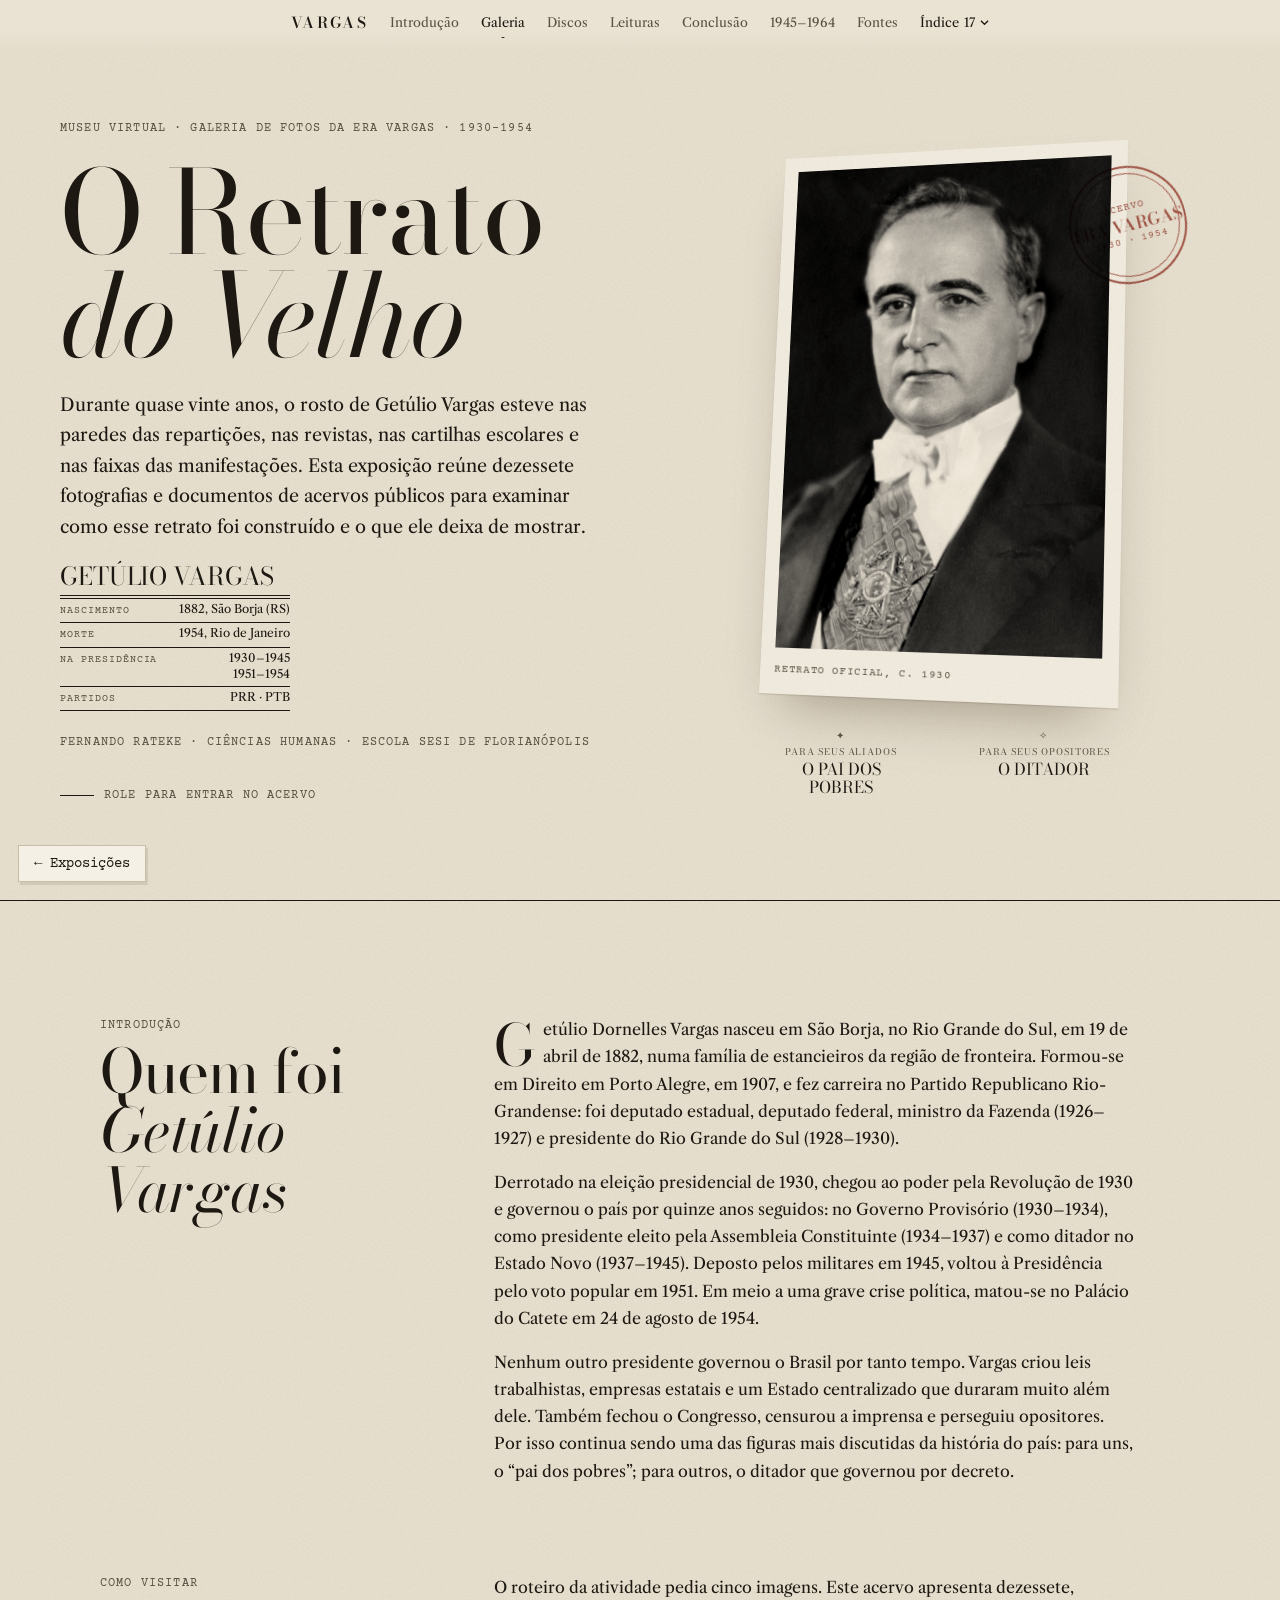
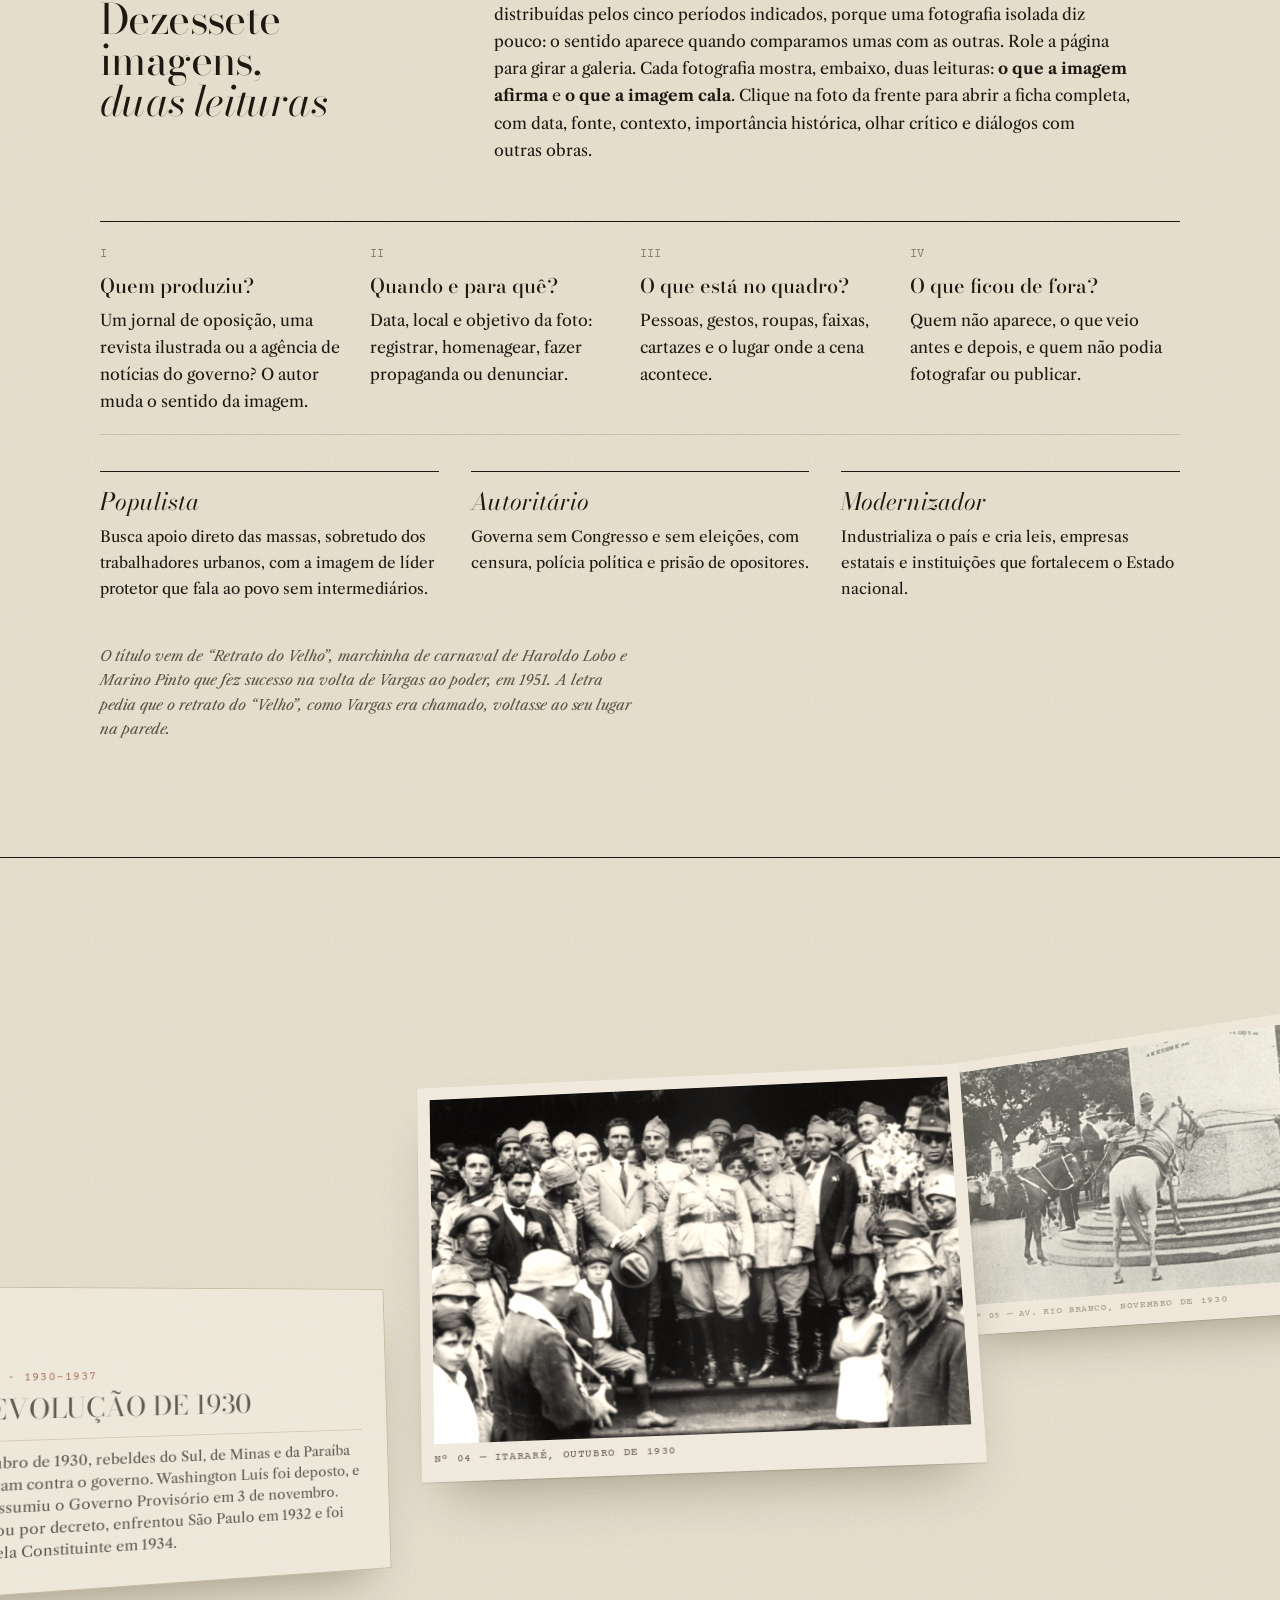
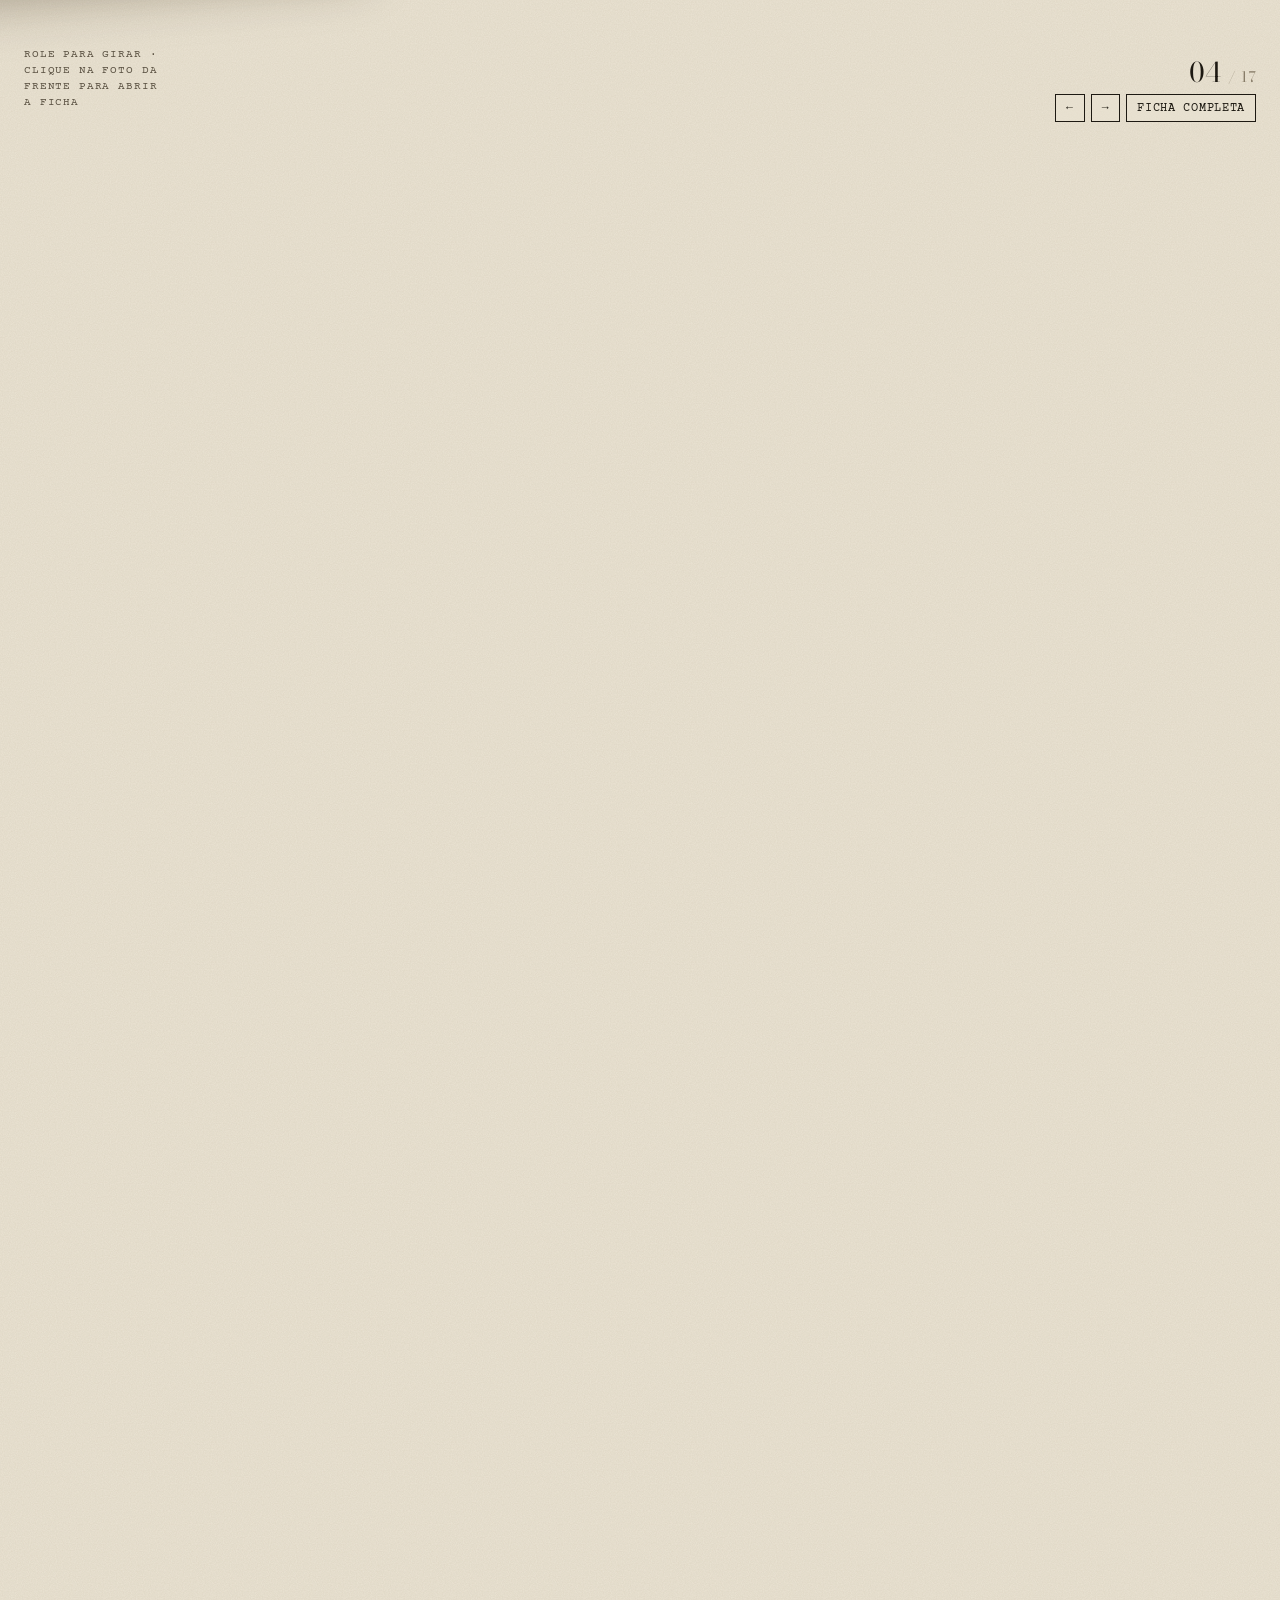
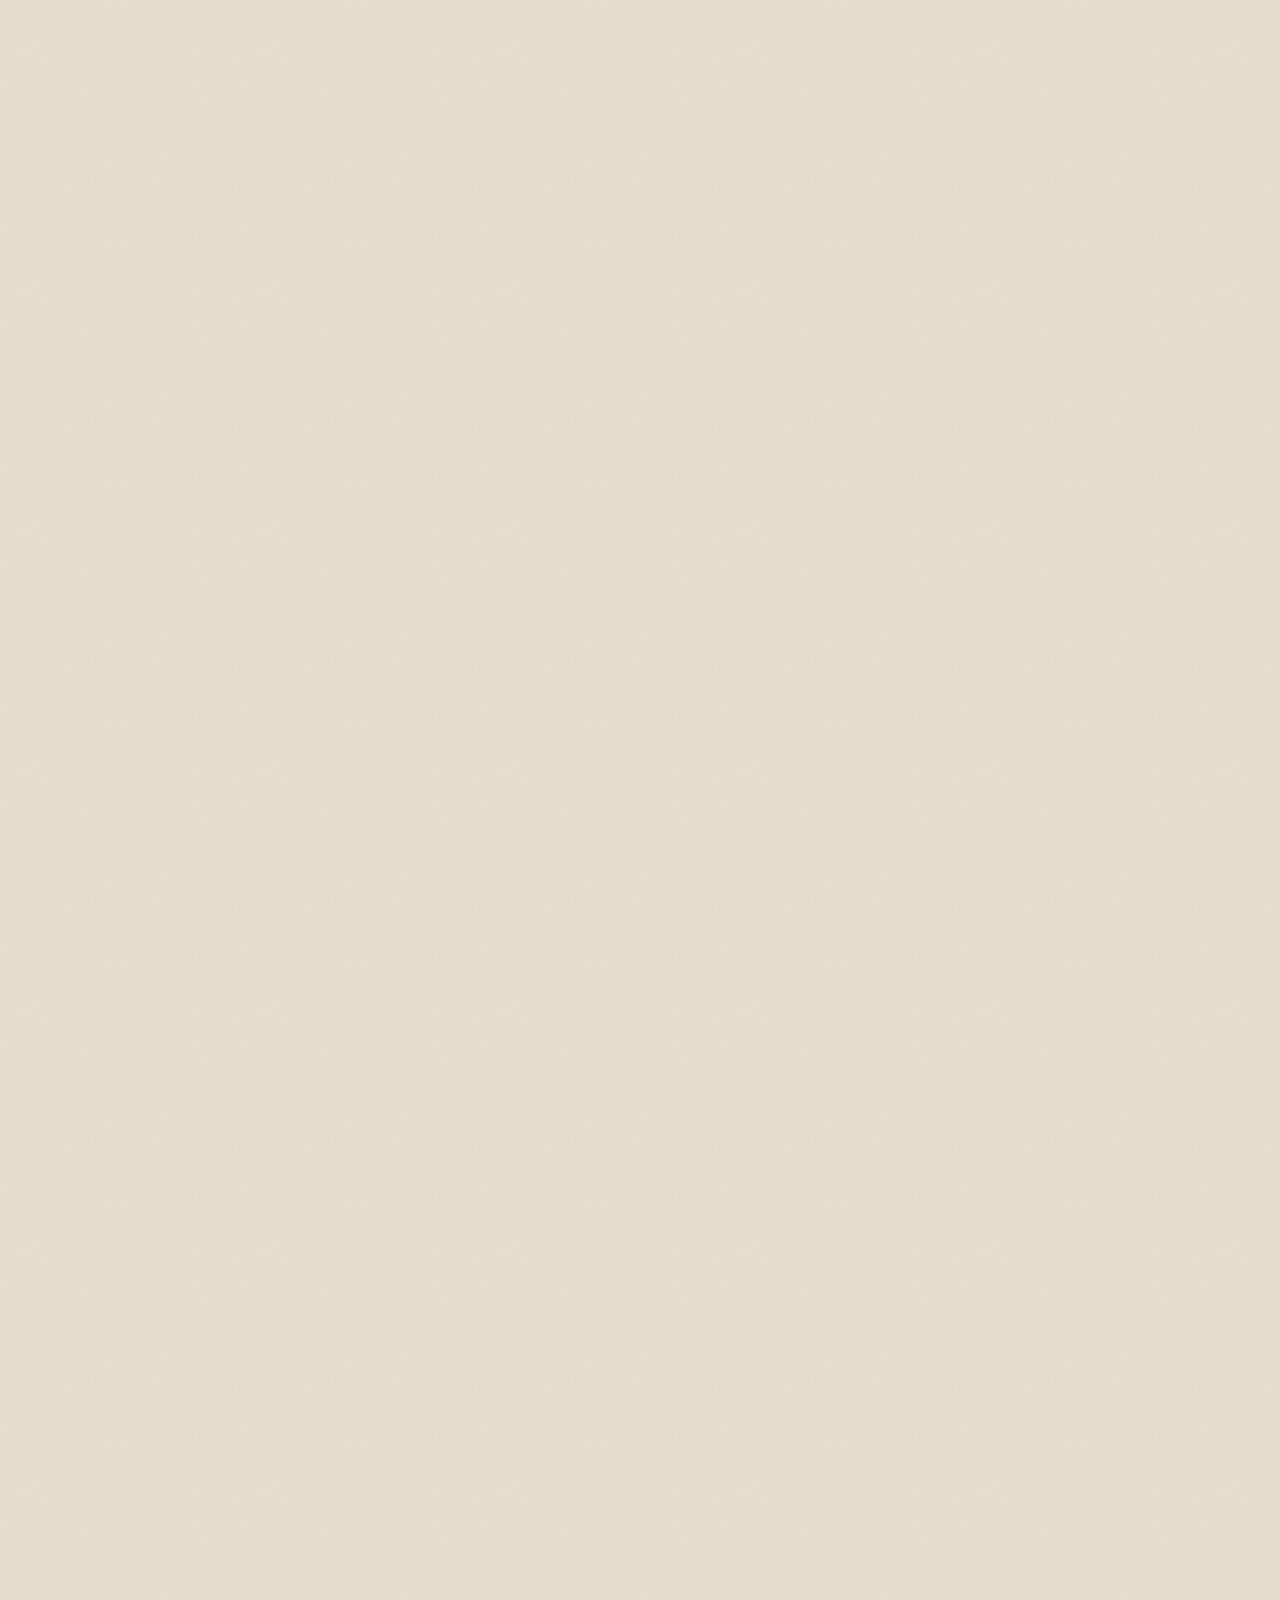
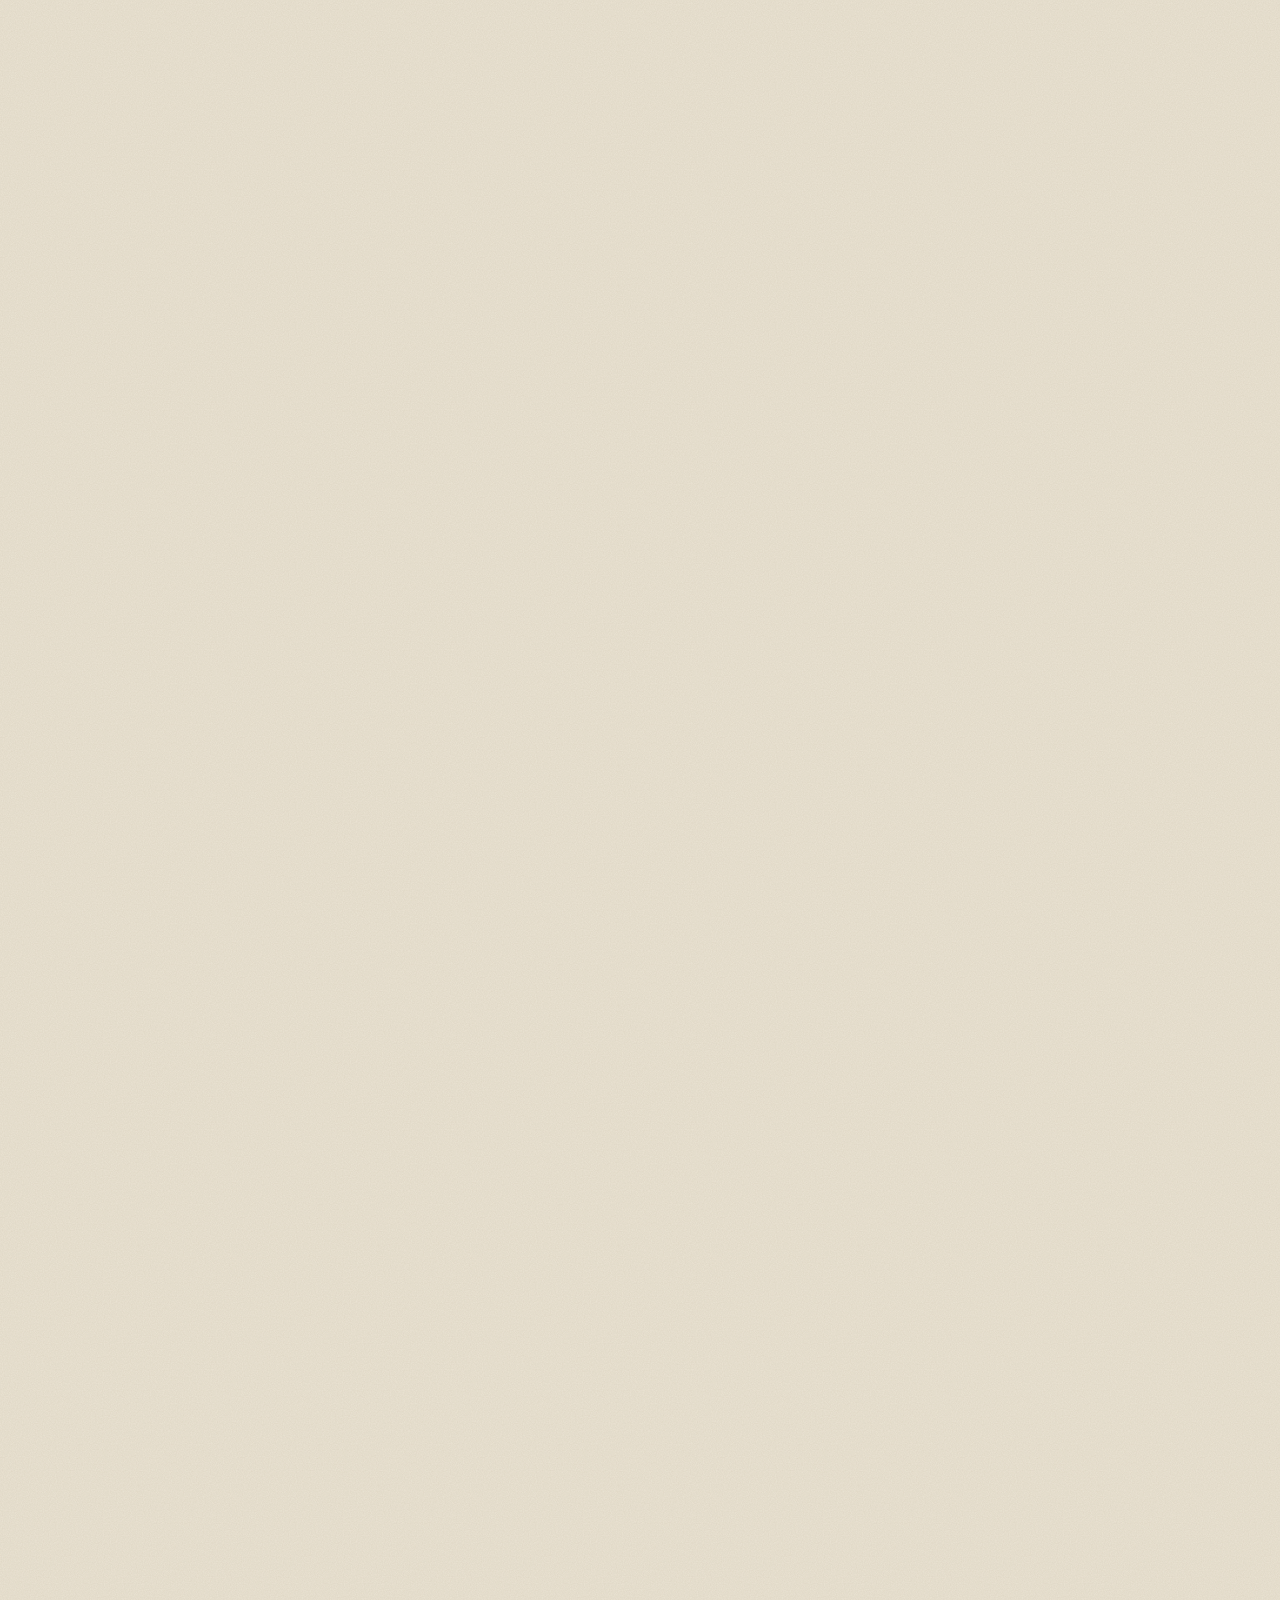
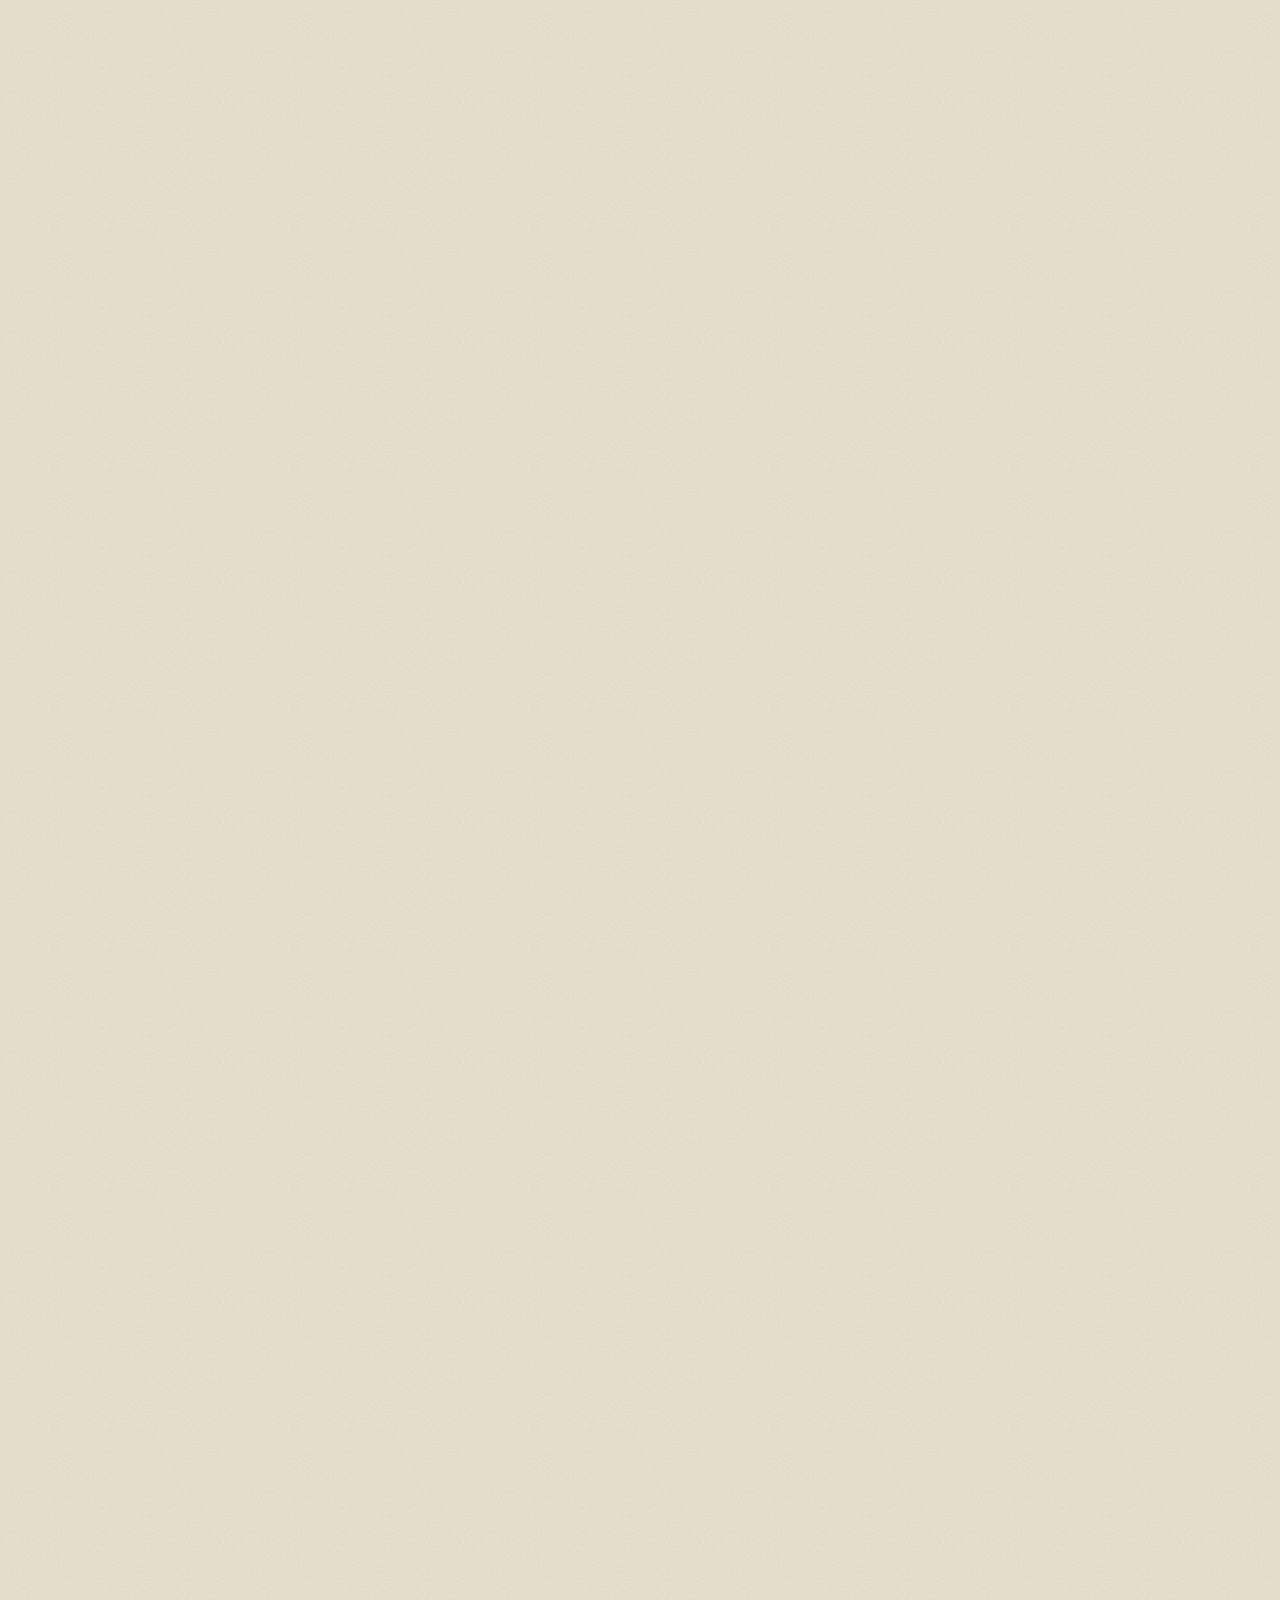
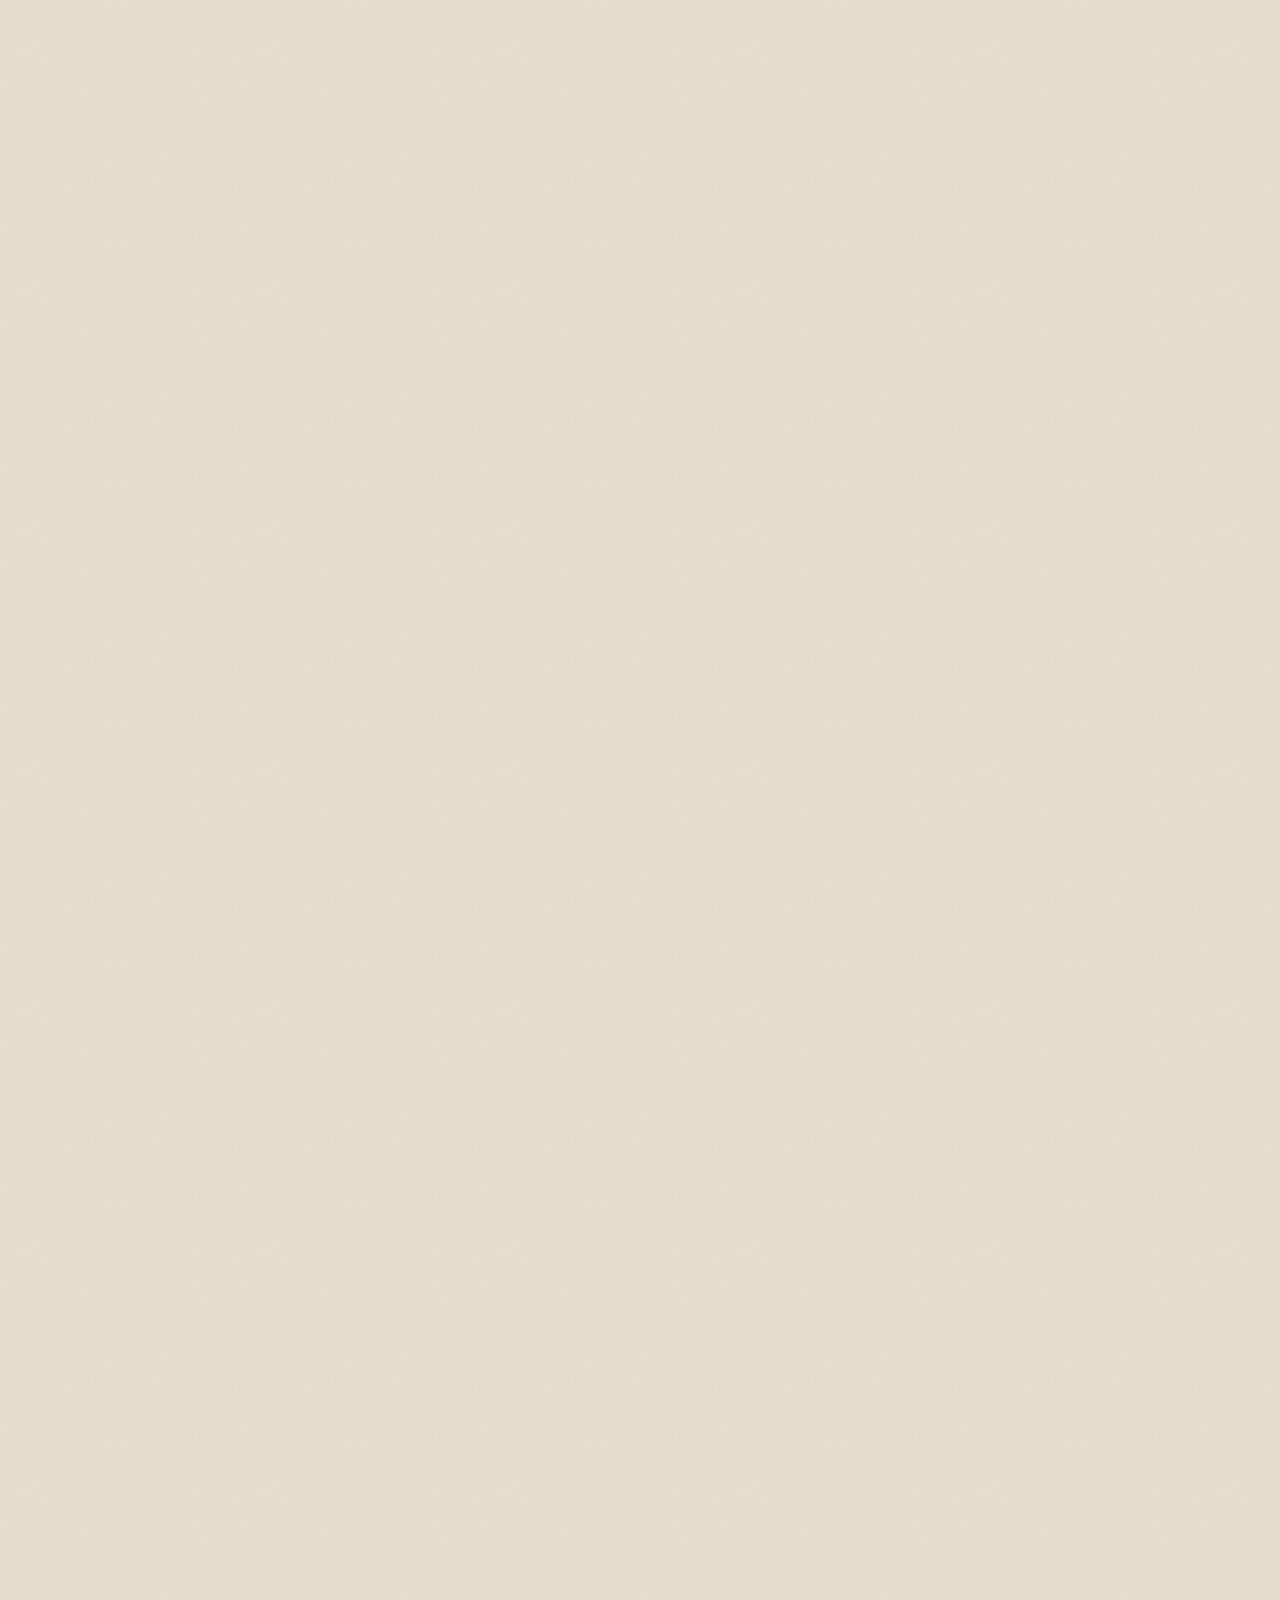
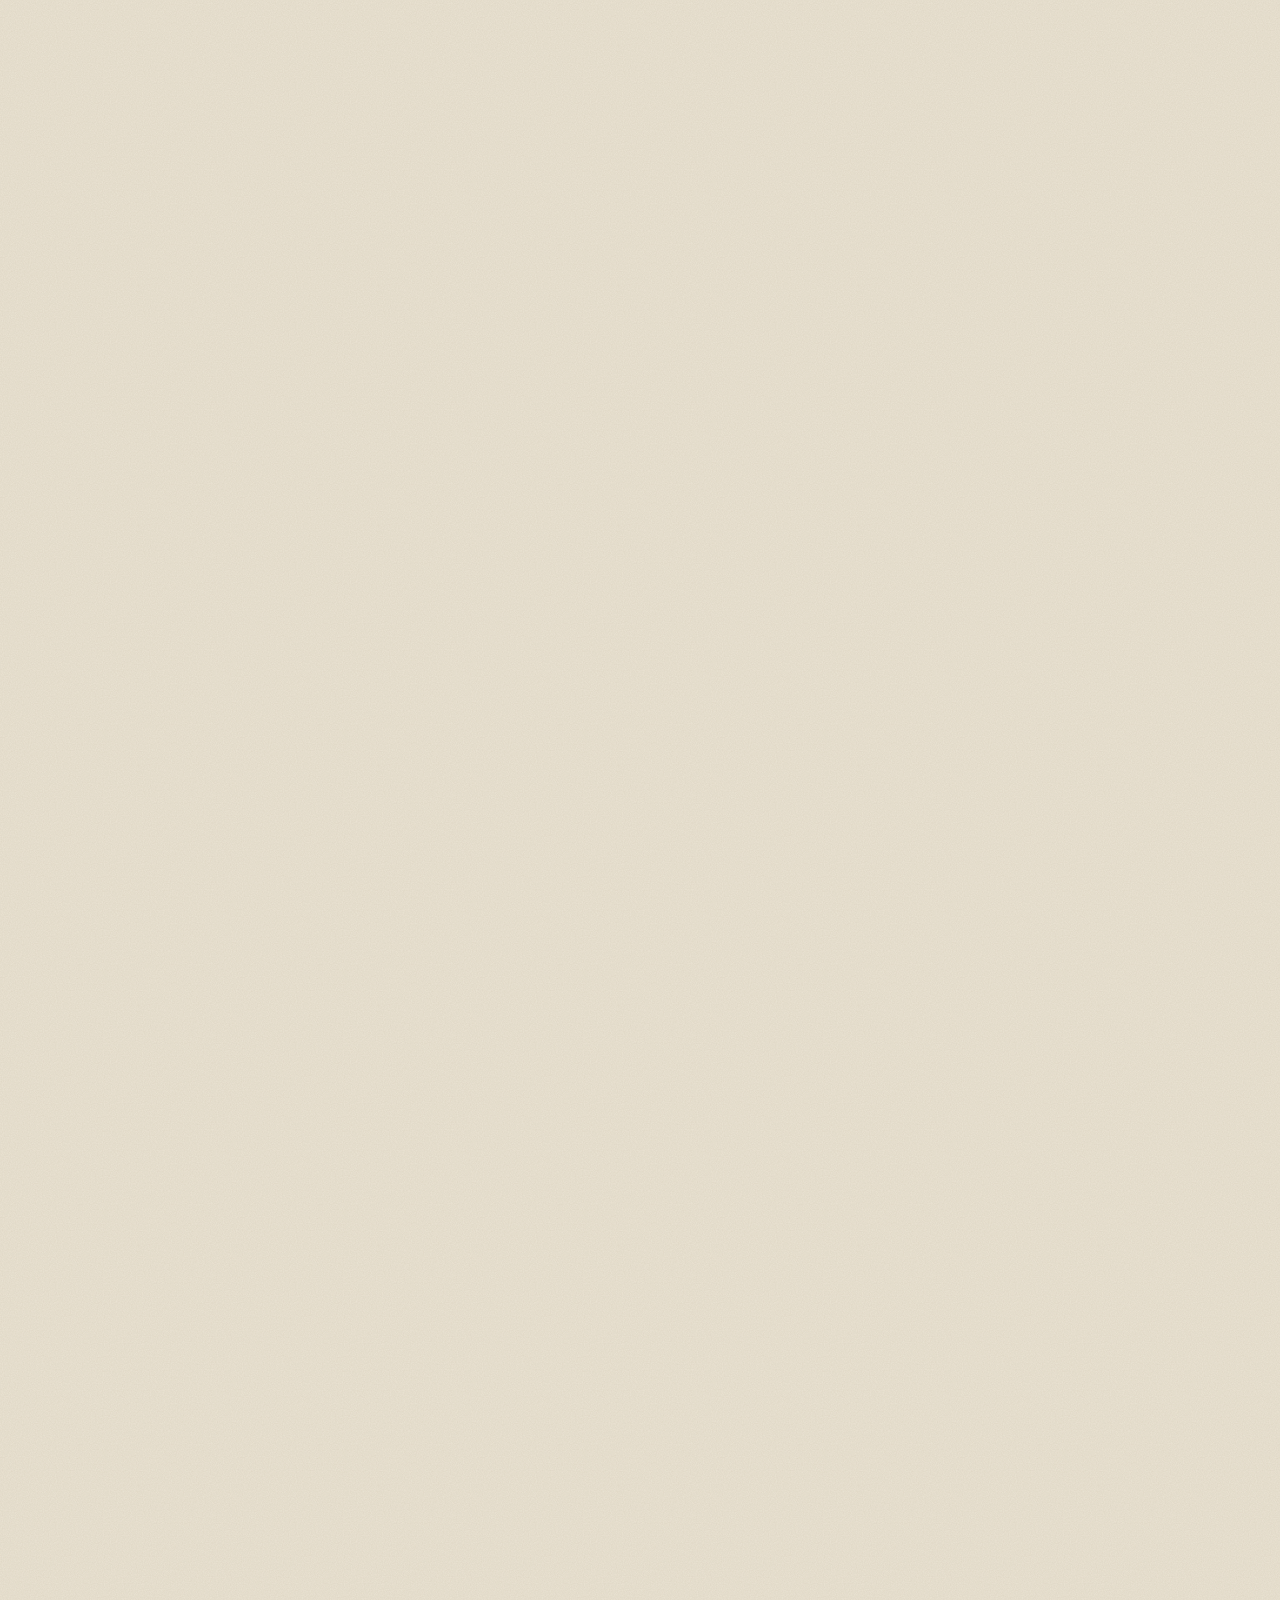
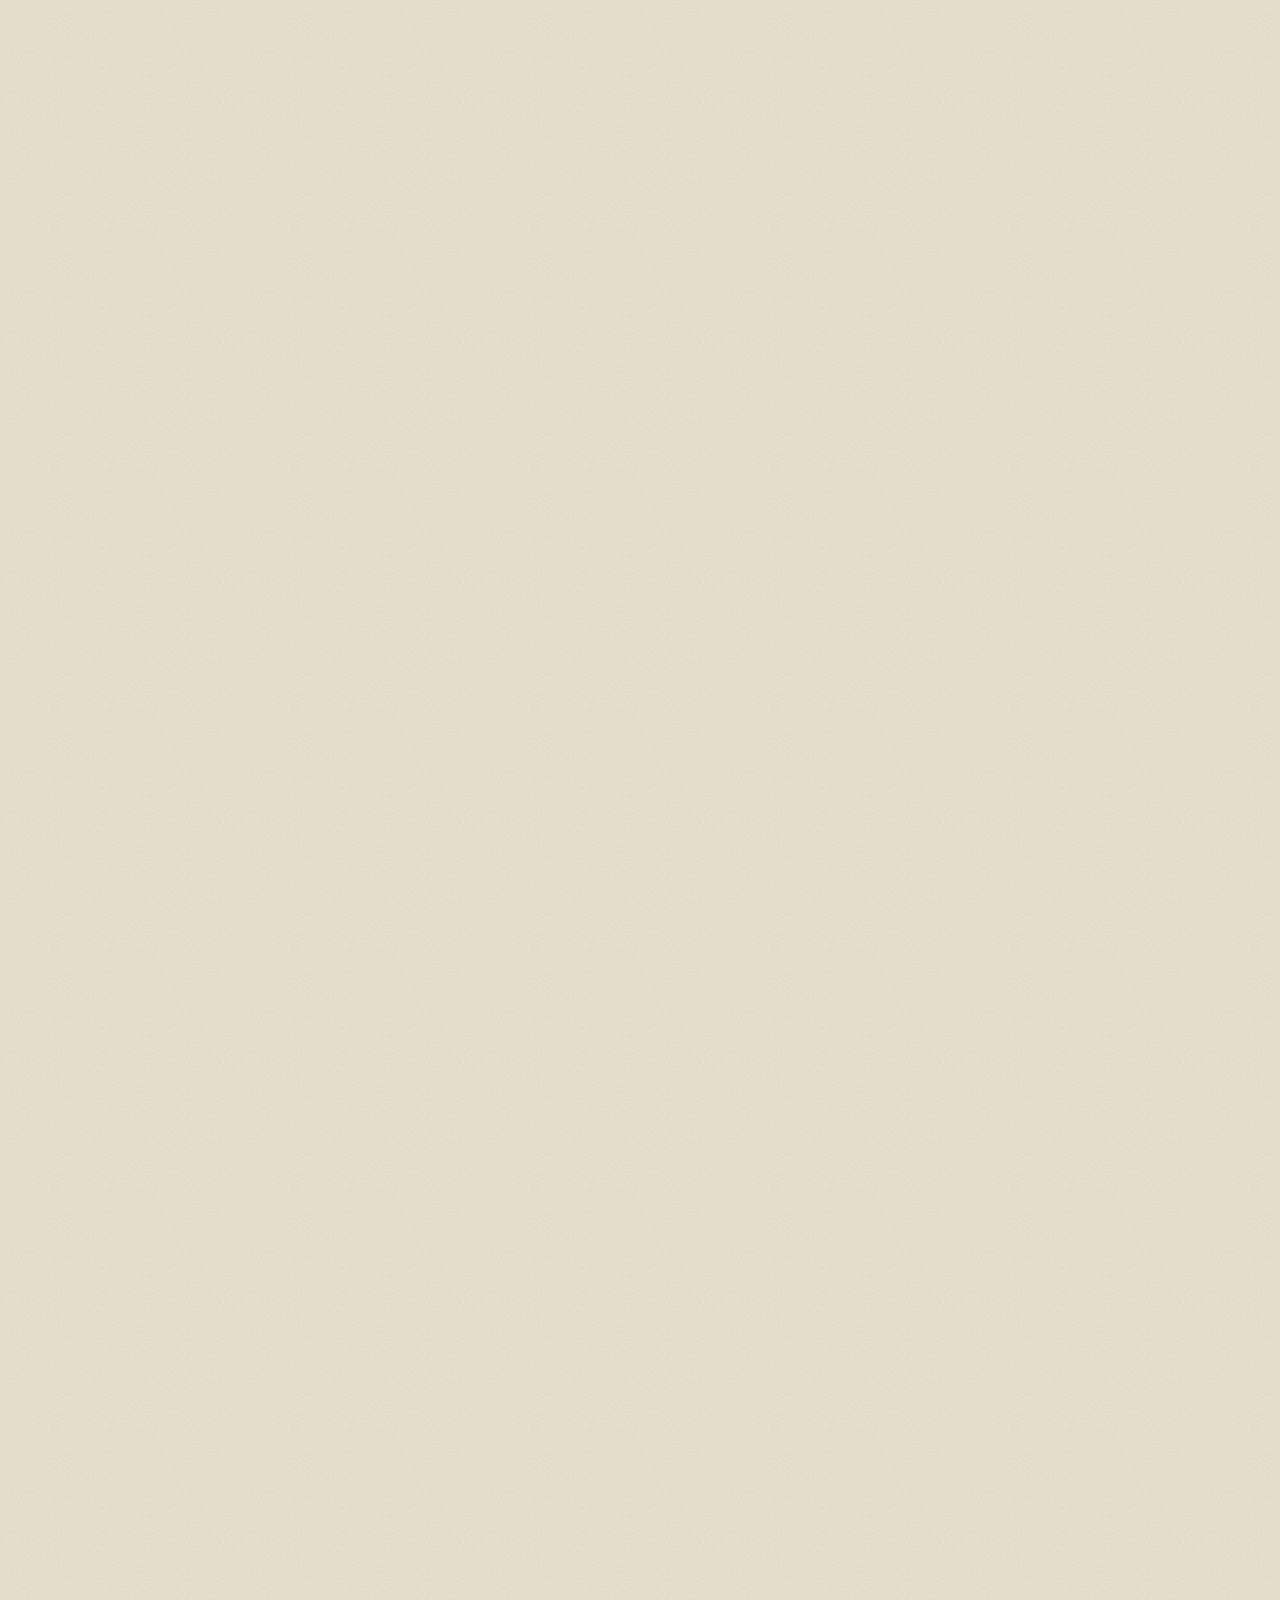
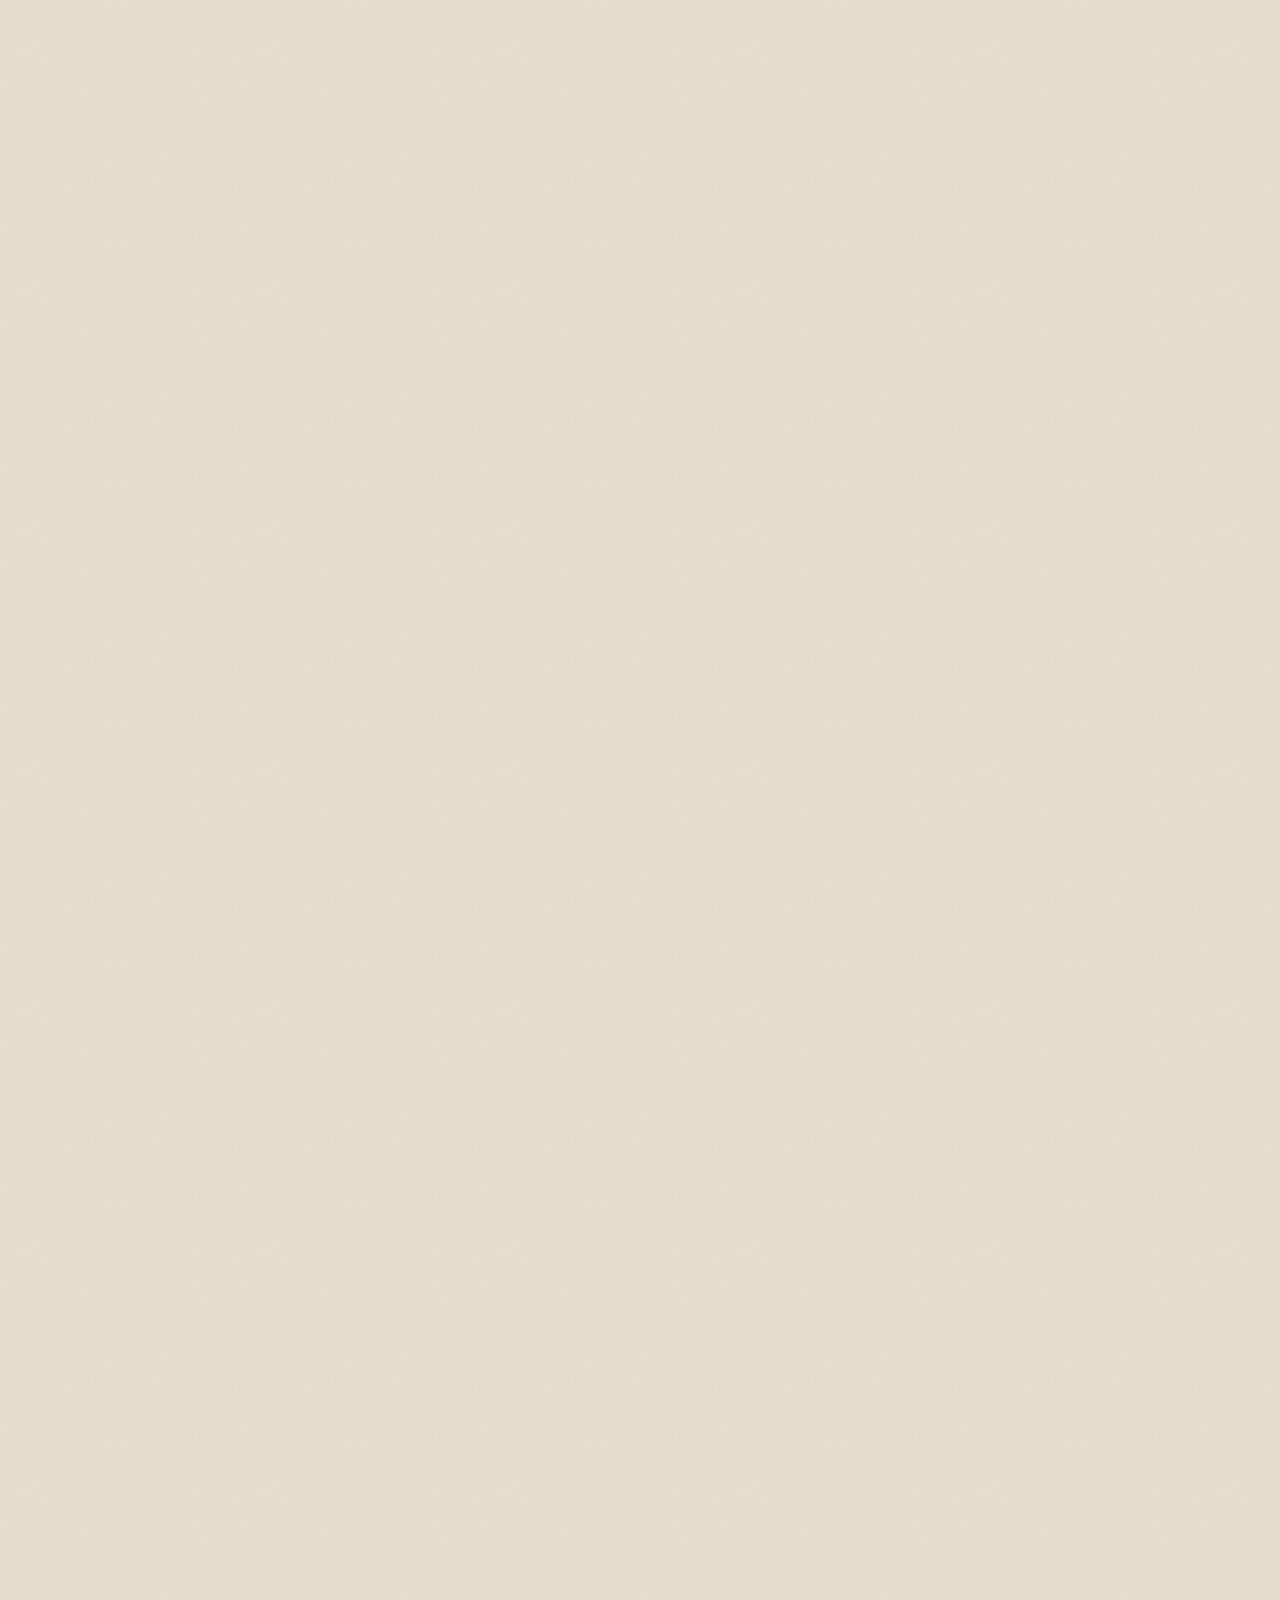
<file: vargas.html>
<!DOCTYPE html>
<html lang="pt-BR">
<head>
<meta charset="utf-8">
<meta name="viewport" content="width=device-width, initial-scale=1, viewport-fit=cover">
<title>O Retrato do Velho</title>
<meta name="description" content="Museu virtual da Era Vargas e da República de 1945 a 1964: fotografias, discursos com transcrições e nove governos em perspectiva.">
<link rel="preconnect" href="https://fonts.googleapis.com">
<link rel="preconnect" href="https://fonts.gstatic.com" crossorigin>
<link rel="stylesheet" href="https://fonts.googleapis.com/css2?family=Bodoni+Moda:ital,wght@0,400;0,500;0,600;1,400;1,500&family=Courier+Prime:wght@400;700&family=Libre+Caslon+Text:ital,wght@0,400;0,700;1,400&display=swap">
<script>document.documentElement.classList.add('js');</script>
<style>
/* Layout: arquivo de época em papel envelhecido. A galeria é um palco 3D preso à tela:
   a rolagem gira as fotografias impressas, a ficha da obra ativa fica no canto superior
   esquerdo e as duas leituras da imagem ("afirma" e "cala") ficam embaixo, no centro.
   Tema único (papel claro), escolhido de propósito para a estética histórica. */
:root {
  --papel: #EAE3D3;
  --papel-2: #E1D8C4;
  --cartao: #F5F0E5;
  --tinta: #1D1912;
  --tinta-2: #5A5142;
  --tinta-3: #877C68;
  --fio: #1D1912;
  --fio-claro: #C9BDA5;
  --carimbo: #8C2C1E;
  --goma: #151311;
  --goma-2: #24201B;
  --sombra: rgba(45, 30, 10, .38);
  --nevoa: 234, 227, 211;
  --font-display: "Bodoni Moda", "Didot", "Bodoni 72", "Times New Roman", serif;
  --font-texto: "Libre Caslon Text", "Baskerville", Georgia, serif;
  --font-arquivo: "Courier Prime", "Courier New", Courier, monospace;
  --grao: url("data:image/svg+xml,%3Csvg xmlns='http://www.w3.org/2000/svg' width='240' height='240'%3E%3Cfilter id='n'%3E%3CfeTurbulence type='fractalNoise' baseFrequency='.85' numOctaves='2' stitchTiles='stitch'/%3E%3CfeColorMatrix values='0 0 0 0 .22 0 0 0 0 .16 0 0 0 0 .08 0 0 0 .11 0'/%3E%3C/filter%3E%3Crect width='100%25' height='100%25' filter='url(%23n)'/%3E%3C/svg%3E");
  color-scheme: light;
}

* { box-sizing: border-box; }
[hidden] { display: none !important; }
html { -webkit-text-size-adjust: 100%; scroll-snap-type: y proximity; }
body {
  margin: 0;
  background: var(--papel) var(--grao);
  color: var(--tinta);
  font: 400 1rem/1.7 var(--font-texto);
  overflow-x: clip;
}
img { max-width: 100%; height: auto; display: block; }
a { color: var(--tinta); text-decoration-thickness: 1px; text-underline-offset: 3px; }
a:hover { color: var(--carimbo); }
:focus-visible { outline: 2px solid var(--carimbo); outline-offset: 3px; }
h1, h2, h3, h4 { text-wrap: balance; }
p { text-wrap: pretty; }
section[id], header[id], article[id] { scroll-margin-top: 64px; }

.rotulo {
  font-family: var(--font-arquivo); font-size: .72rem; letter-spacing: .1em;
  text-transform: uppercase; color: var(--tinta-2); margin: 0;
}
.wrap { max-width: 1160px; margin-inline: auto; padding-inline: clamp(16px, 4vw, 40px); }

/* ---------- Barra superior (como a referência: central e discreta) ---------- */
.topo {
  position: fixed; top: 0; left: 0; right: 0; z-index: 40;
  padding: calc(env(safe-area-inset-top, 0px) + 8px) 16px 14px;
  display: flex; justify-content: center; pointer-events: none;
  background: linear-gradient(rgba(var(--nevoa), .96) 55%, rgba(var(--nevoa), 0));
}
.na-galeria .topo { background: none; }
.topo nav { display: flex; align-items: center; gap: clamp(10px, 2vw, 22px); pointer-events: auto; max-width: 100%; overflow-x: auto; scrollbar-width: none; }
.topo nav::-webkit-scrollbar { display: none; }
.marca { font-family: var(--font-display); font-weight: 600; font-size: .95rem; letter-spacing: .16em; text-decoration: none; white-space: nowrap; }
.topo a.secao-link, .indice-botao {
  position: relative; font-family: var(--font-texto); font-size: .8rem; color: var(--tinta-2);
  text-decoration: none; white-space: nowrap; background: none; border: 0; padding: 4px 0; cursor: pointer;
}
.topo a.secao-link:hover, .indice-botao:hover { color: var(--tinta); }
.topo a.secao-link[aria-current="true"] { color: var(--tinta); }
.topo a.secao-link[aria-current="true"]::after {
  content: ""; position: absolute; left: 50%; bottom: -3px; width: 4px; height: 4px; margin-left: -2px;
  border-radius: 50%; background: var(--tinta);
}
.indice-botao { display: inline-flex; align-items: center; gap: 5px; color: var(--tinta); }
.indice-botao svg { width: 9px; height: 9px; transition: transform .2s; }
.indice-botao[aria-expanded="true"] svg { transform: rotate(180deg); }
.indice {
  position: fixed; z-index: 45; top: calc(env(safe-area-inset-top, 0px) + 42px); left: 50%; transform: translateX(-50%);
  width: min(380px, calc(100vw - 32px)); max-height: min(66vh, 560px); overflow-y: auto;
  background: var(--cartao) var(--grao); border: 1px solid var(--fio); padding: 10px 12px 12px;
  box-shadow: 0 24px 48px -24px var(--sombra);
}
.indice h2 { font-family: var(--font-arquivo); font-size: .68rem; letter-spacing: .12em; text-transform: uppercase; color: var(--tinta-3); margin: 12px 4px 4px; font-weight: 400; }
.indice h2:first-child { margin-top: 2px; }
.indice button {
  display: flex; justify-content: space-between; gap: 12px; width: 100%; text-align: left;
  font-family: var(--font-texto); font-size: .82rem; color: var(--tinta); background: none; border: 0;
  padding: 4px 6px; cursor: pointer;
}
.indice button span:last-child { font-variant-numeric: tabular-nums; color: var(--tinta-3); }
.indice button:hover { background: var(--papel-2); }
.indice button[aria-current="true"] { background: var(--tinta); color: var(--cartao); }
.indice button[aria-current="true"] span:last-child { color: var(--cartao); }
.indice .ler-tudo { margin-top: 10px; border-top: 1px solid var(--fio-claro); padding-top: 10px; font-family: var(--font-arquivo); font-size: .76rem; text-transform: uppercase; letter-spacing: .06em; }

/* ---------- Tabela de ficha (estilo da referência) ---------- */
.ficha-mini { width: 230px; }
.ficha-mini__titulo {
  font-family: var(--font-display); font-weight: 400; text-transform: uppercase;
  font-size: 1.55rem; line-height: 1; letter-spacing: -.005em; margin: 0 0 6px;
}
.ficha-mini dl { margin: 0; border-top: 1px solid var(--fio); }
.ficha-mini dl > div { display: flex; justify-content: space-between; align-items: baseline; gap: 14px; padding: 3px 0; border-bottom: 1px solid var(--fio); }
.ficha-mini dl > div:first-child { border-top: 1px solid var(--fio); margin-top: 2px; }
.ficha-mini dt { font-family: var(--font-arquivo); font-size: .6rem; letter-spacing: .1em; text-transform: uppercase; color: var(--tinta-2); white-space: nowrap; }
.ficha-mini dd { margin: 0; font-size: .74rem; line-height: 1.35; text-align: right; }

.leituras { display: flex; justify-content: center; gap: clamp(20px, 5vw, 72px); text-align: center; max-width: 100%; }
.leitura { flex: 0 1 240px; min-width: 0; }
.leitura .rotulo { font-size: .58rem; margin-bottom: 4px; }
.leitura .marca-leitura { display: block; font-size: .62rem; letter-spacing: .3em; color: var(--tinta-2); margin-bottom: 3px; }
.leitura p { font-family: var(--font-display); text-transform: uppercase; font-size: 1.02rem; line-height: 1.08; margin: 0; }

/* ---------- Fotografia impressa ---------- */
.papel {
  display: block; position: relative;
  background: var(--cartao) var(--grao);
  padding: var(--borda, 12px) var(--borda, 12px) calc(var(--borda, 12px) * 3);
  box-shadow: 0 1px 1px rgba(45, 30, 10, .12), 0 30px 54px -26px var(--sombra);
}
.papel img { filter: sepia(.3) saturate(.82) contrast(1.04); }
.tarja {
  position: absolute; left: var(--borda, 12px); right: var(--borda, 12px); bottom: calc(var(--borda, 12px) * .95);
  font-family: var(--font-arquivo); font-size: .66rem; letter-spacing: .06em; text-transform: uppercase; color: var(--tinta-2);
  white-space: nowrap; overflow: hidden; text-overflow: ellipsis; text-align: left;
}

/* ---------- Folha de rosto ---------- */
.rosto { position: relative; min-height: 100svh; padding: 76px clamp(16px, 4vw, 40px) 40px; display: grid; grid-template-columns: minmax(0, 1fr) minmax(0, 1fr); gap: clamp(24px, 4vw, 56px); align-items: center; max-width: 1240px; margin-inline: auto; }
.rosto__texto { display: flex; flex-direction: column; gap: 22px; }
.rosto h1 {
  font-family: var(--font-display); font-weight: 400; font-size: clamp(3.4rem, 9vw, 7.4rem);
  line-height: .9; letter-spacing: -.02em; margin: 0;
}
.rosto h1 em { font-style: italic; display: block; }
.rosto .lead { font-size: clamp(1rem, 1.4vw, 1.12rem); max-width: 30em; margin: 0; }
.rosto__palco { perspective: 1400px; display: grid; justify-items: center; gap: 30px; position: relative; min-width: 0; }
.rosto__foto { transform: rotateX(8deg) rotateY(-14deg) rotateZ(2deg); transform-style: preserve-3d; --borda: clamp(10px, 1.2vw, 16px); transition: transform .8s cubic-bezier(.2, .7, .2, 1); }
.rosto__foto img { width: min(330px, 62vw); height: auto; }
.rosto__palco:hover .rosto__foto { transform: rotateX(2deg) rotateY(-4deg) rotateZ(1deg); }
.carimbo {
  position: absolute; top: 4%; right: 6%; width: 118px; height: 118px; border-radius: 50%;
  border: 2px solid var(--carimbo); outline: 1px solid var(--carimbo); outline-offset: -8px;
  color: var(--carimbo); display: grid; place-items: center; text-align: center;
  font-family: var(--font-arquivo); font-size: .62rem; line-height: 1.25; letter-spacing: .08em; text-transform: uppercase;
  transform: rotate(-14deg); opacity: .78; mix-blend-mode: multiply; pointer-events: none;
}
.carimbo b { display: block; font-size: 1.05rem; letter-spacing: .02em; font-family: var(--font-display); font-weight: 600; }
.rosto__dica { font-family: var(--font-arquivo); font-size: .72rem; letter-spacing: .1em; text-transform: uppercase; color: var(--tinta-2); display: flex; align-items: center; gap: 10px; }
.rosto__dica::before { content: ""; width: 34px; height: 1px; background: var(--fio); }

/* ---------- Seções editoriais ---------- */
.secao { padding-block: clamp(64px, 9vw, 120px); border-top: 1px solid var(--fio); }
.secao__cab { display: grid; grid-template-columns: minmax(0, 1fr) minmax(0, 2fr); gap: clamp(20px, 4vw, 56px); align-items: start; }
.secao h2 {
  font-family: var(--font-display); font-weight: 400; font-size: clamp(2.2rem, 5vw, 3.8rem);
  line-height: .98; letter-spacing: -.015em; margin: 6px 0 0;
}
.secao h2 em { font-style: italic; }
.texto { max-width: 64ch; }
.texto p { margin: 0 0 1.05em; }
.texto p:first-child::first-letter { font-family: var(--font-display); float: left; font-size: 3.6em; line-height: .82; padding: 6px 8px 0 0; }
.sem-capitular p:first-child::first-letter { all: unset; }

.metodo { list-style: none; padding: 0; margin: 40px 0 0; display: grid; grid-template-columns: repeat(auto-fit, minmax(220px, 1fr)); border-top: 1px solid var(--fio); }
.metodo li { padding: 16px 18px 18px 0; border-bottom: 1px solid var(--fio-claro); }
.metodo b { display: block; font-family: var(--font-display); font-weight: 500; font-size: 1.25rem; margin: 4px 0 4px; }
.metodo li span { font-family: var(--font-arquivo); font-size: .72rem; color: var(--tinta-3); }
.faces-def { display: grid; grid-template-columns: repeat(auto-fit, minmax(240px, 1fr)); gap: 0 32px; margin: 36px 0 0; }
.faces-def div { border-top: 1px solid var(--fio); padding-top: 10px; }
.faces-def dt { font-family: var(--font-display); font-style: italic; font-size: 1.5rem; }
.faces-def dd { margin: 2px 0 14px; font-size: .95rem; }
.nota { font-size: .9rem; color: var(--tinta-2); font-style: italic; max-width: 60ch; margin: 28px 0 0; }

/* ---------- Galeria 3D ---------- */
.galeria { position: relative; border-top: 1px solid var(--fio); }
.js .galeria { height: 2300vh; }
.palco {
  position: sticky; top: 0; height: 100vh; height: 100svh; overflow: hidden;
  perspective: 1500px; perspective-origin: 50% 46%;
}
.trilho { position: absolute; inset: 0; transform-style: preserve-3d; transform: rotateX(9deg) rotateZ(-2deg); }
.item {
  position: absolute; left: 50%; top: 47%; transform-style: preserve-3d; will-change: transform, opacity;
  padding: 0; margin: 0; border: 0; background: none; font: inherit; color: inherit; text-align: left;
  --borda: clamp(8px, 1vw, 14px);
}
button.item { cursor: pointer; }
.item .papel::after {
  content: ""; position: absolute; inset: 0; pointer-events: none;
  background: rgba(var(--nevoa), var(--nevoa-op, 0));
}
.item img { width: var(--w); height: var(--h); object-fit: cover; }
.placa {
  width: var(--w); height: auto; display: flex; flex-direction: column; gap: .6em;
  font-size: calc(16px * var(--escala, 1));
  background: var(--cartao) var(--grao); border: 1px solid var(--fio-claro);
  padding: 1.7em 1.9em 1.9em;
  box-shadow: 0 30px 54px -26px var(--sombra);
}
.placa::after { content: ""; position: absolute; inset: 0; background: rgba(var(--nevoa), var(--nevoa-op, 0)); pointer-events: none; }
.placa__num { font-family: var(--font-display); font-size: 4.2em; line-height: .8; }
.placa__per { font-family: var(--font-arquivo); font-size: .74em; letter-spacing: .12em; text-transform: uppercase; color: var(--carimbo); }
.placa__tit { font-family: var(--font-display); font-size: 1.85em; line-height: 1.02; margin: 0; text-transform: uppercase; font-weight: 400; }
.placa p { margin: .5em 0 0; padding-top: .8em; border-top: 1px solid var(--fio-claro); font-size: .97em; line-height: 1.55; }

.palco__ficha { position: absolute; top: calc(env(safe-area-inset-top, 0px) + 10px); left: clamp(16px, 2vw, 24px); z-index: 30; pointer-events: none; }
.palco__leituras { position: absolute; left: 0; right: 0; bottom: clamp(18px, 4vh, 40px); z-index: 30; padding-inline: 16px; transition: opacity .3s; pointer-events: none; }
.chamada-catalogo { border-top: 1px solid var(--fio); padding-block: 22px; text-align: center; font-family: var(--font-arquivo); font-size: .78rem; letter-spacing: .06em; text-transform: uppercase; color: var(--tinta-2); }
.chamada-catalogo button { font: inherit; color: var(--tinta); background: transparent; border: 1px solid var(--fio); padding: 7px 12px; margin-left: 10px; cursor: pointer; }
.chamada-catalogo button:hover { background: var(--tinta); color: var(--cartao); }
html:not(.js) .chamada-catalogo { display: none; }
.palco__leituras.sumida { opacity: 0; }
.palco__cont {
  position: absolute; right: clamp(16px, 2vw, 24px); bottom: clamp(18px, 4vh, 40px); z-index: 30;
  display: flex; flex-direction: column; align-items: flex-end; gap: 8px;
}
.contador { font-family: var(--font-display); font-size: 1.7rem; line-height: 1; font-variant-numeric: tabular-nums; }
.contador small { font-size: .9rem; color: var(--tinta-3); }
.setas { display: flex; gap: 6px; }
.setas button, .abrir-ficha {
  font-family: var(--font-arquivo); font-size: .72rem; letter-spacing: .06em; text-transform: uppercase;
  color: var(--tinta); background: rgba(var(--nevoa), .6); border: 1px solid var(--fio); padding: 6px 10px; cursor: pointer;
}
.setas button:hover, .abrir-ficha:hover { background: var(--tinta); color: var(--cartao); }
.palco__dica { position: absolute; left: clamp(16px, 2vw, 24px); bottom: clamp(18px, 4vh, 40px); z-index: 30; font-family: var(--font-arquivo); font-size: .66rem; letter-spacing: .08em; text-transform: uppercase; color: var(--tinta-2); max-width: 170px; line-height: 1.5; }
.marca-snap { position: absolute; left: 0; width: 1px; height: 1px; scroll-snap-align: start; pointer-events: none; }

/* ---------- Catálogo (modo leitura) e fichas ---------- */
.js .catalogo { display: none; }
.js .catalogo.aberto { display: block; }
.catalogo { border-top: 1px solid var(--fio); padding-block: clamp(48px, 7vw, 96px); }
.catalogo > .wrap > h2 { font-family: var(--font-display); font-weight: 400; font-size: clamp(2rem, 4.4vw, 3.2rem); margin: 6px 0 24px; }
.sala-texto { border-top: 2px solid var(--fio); padding: 26px 0 8px; margin-top: 48px; }
.sala-texto h3 { font-family: var(--font-display); font-weight: 400; font-size: clamp(1.8rem, 3.4vw, 2.6rem); line-height: 1; margin: 8px 0 12px; }
.sala-texto p:not(.rotulo) { max-width: 66ch; margin: 0 0 1em; }
.ficha-obra {
  display: grid; grid-template-columns: minmax(0, 5fr) minmax(0, 6fr); gap: clamp(20px, 4vw, 56px);
  align-items: start; padding-block: 36px; border-top: 1px solid var(--fio-claro);
}
.ficha-obra__foto { margin: 0; position: sticky; top: 72px; }
.ficha-obra__foto .papel { width: fit-content; max-width: 100%; margin-inline: auto; --borda: clamp(8px, 1vw, 14px); }
.ficha-obra__foto .papel img { filter: none; max-height: 72vh; width: auto; }
.ficha-obra__foto figcaption { font-style: italic; font-size: .9rem; color: var(--tinta-2); margin: 14px auto 0; max-width: 44em; }
.ficha-obra__num { font-family: var(--font-arquivo); font-size: .72rem; letter-spacing: .12em; text-transform: uppercase; color: var(--carimbo); margin: 0; }
.ficha-obra h3 { font-family: var(--font-display); font-weight: 400; font-size: clamp(1.9rem, 3.4vw, 2.8rem); line-height: 1; letter-spacing: -.01em; margin: 6px 0 16px; }
.tabela-ficha { margin: 0 0 8px; border-top: 1px solid var(--fio); }
.tabela-ficha > div { display: grid; grid-template-columns: 6.2rem minmax(0, 1fr); gap: 12px; padding: 6px 0; border-bottom: 1px solid var(--fio); }
.tabela-ficha dt { font-family: var(--font-arquivo); font-size: .68rem; letter-spacing: .1em; text-transform: uppercase; color: var(--tinta-2); padding-top: 3px; }
.tabela-ficha dd { margin: 0; font-size: .9rem; line-height: 1.5; overflow-wrap: anywhere; }
.ficha-obra h4 { font-family: var(--font-arquivo); font-size: .72rem; font-weight: 700; letter-spacing: .12em; text-transform: uppercase; margin: 22px 0 4px; }
.ficha-obra__texto p { margin: 0 0 .7em; }
.olhar { margin-top: 22px; padding: 4px 18px 8px; border: 1px solid var(--carimbo); position: relative; }
.olhar h4 { color: var(--carimbo); }
.dialogos { display: flex; flex-wrap: wrap; gap: 6px 12px; align-items: baseline; margin: 18px 0 0; font-size: .9rem; }
.dialogos span { font-family: var(--font-arquivo); font-size: .68rem; letter-spacing: .1em; text-transform: uppercase; color: var(--tinta-2); }
.faces-obra { font-family: var(--font-display); font-style: italic; font-size: 1.05rem; margin: 10px 0 0; }
.faces-obra span { font-family: var(--font-arquivo); font-style: normal; font-size: .68rem; letter-spacing: .1em; text-transform: uppercase; color: var(--tinta-2); margin-right: 8px; }
.ouvir { font-family: var(--font-arquivo); font-size: .8rem; text-transform: uppercase; letter-spacing: .06em; margin-top: 12px; }

/* Ficha aberta (diálogo) */
.ficha-dialog { border: 0; padding: 0; margin: 0; width: 100%; height: 100%; max-width: 100%; max-height: 100%; background: var(--papel) var(--grao); color: var(--tinta); }
.ficha-dialog::backdrop { background: rgba(29, 25, 18, .5); }
.ficha-dialog__barra {
  position: sticky; top: 0; z-index: 2; display: flex; justify-content: space-between; align-items: center; gap: 12px;
  padding: calc(env(safe-area-inset-top, 0px) + 10px) clamp(16px, 3vw, 32px) 10px; background: rgba(var(--nevoa), .96); border-bottom: 1px solid var(--fio);
}
.ficha-dialog__barra .rotulo { color: var(--tinta); }
.ficha-dialog__acoes { display: flex; gap: 6px; }
.ficha-dialog__acoes button {
  font-family: var(--font-arquivo); font-size: .74rem; letter-spacing: .06em; text-transform: uppercase;
  color: var(--tinta); background: transparent; border: 1px solid var(--fio); padding: 6px 10px; cursor: pointer;
}
.ficha-dialog__acoes button:hover { background: var(--tinta); color: var(--cartao); }
.ficha-dialog__corpo { padding: 8px clamp(16px, 3vw, 40px) 48px; max-width: 1240px; margin-inline: auto; }
.ficha-dialog .ficha-obra { border-top: 0; }

/* ---------- Discos de 78 rotações ---------- */
.discos { display: grid; grid-template-columns: repeat(auto-fit, minmax(280px, 1fr)); gap: clamp(32px, 6vw, 80px); margin-top: 44px; }
.disco-bloco { display: grid; justify-items: center; gap: 18px; text-align: center; }
.disco {
  position: relative; width: min(340px, 76vw); aspect-ratio: 1; border-radius: 50%; padding: 0; border: 0; cursor: pointer;
  background: var(--goma); box-shadow: 0 34px 60px -28px var(--sombra), 0 0 0 1px rgba(0, 0, 0, .3);
}
.disco__giro {
  position: absolute; inset: 0; border-radius: 50%;
  background:
    radial-gradient(circle, transparent 0 31%, var(--goma) 31.4% 33%, transparent 33.4% 95%, var(--goma) 95.4%),
    repeating-radial-gradient(circle, var(--goma) 0 1.1px, var(--goma-2) 1.5px 2.8px);
  animation: girar 1.8s linear infinite; animation-play-state: paused;
}
.disco::after {
  content: ""; position: absolute; inset: 0; border-radius: 50%; pointer-events: none;
  background: conic-gradient(from 20deg, transparent 0 8%, rgba(255, 255, 255, .1) 13%, transparent 20% 50%, rgba(255, 255, 255, .07) 58%, transparent 66%);
}
.disco__rotulo {
  position: absolute; inset: 34%; border-radius: 50%; background: var(--carimbo) var(--grao);
  color: var(--cartao); display: grid; place-items: center; text-align: center; padding: 8%;
  font-family: var(--font-display); line-height: 1.1;
}
.disco__rotulo span { display: block; }
.disco__rotulo .r1 { font-family: var(--font-arquivo); font-size: .5rem; letter-spacing: .14em; text-transform: uppercase; }
.disco__rotulo .r2 { font-size: .86rem; margin: 3px 0; font-style: italic; }
.disco__rotulo .r3 { font-family: var(--font-arquivo); font-size: .48rem; letter-spacing: .1em; }
.disco__furo { position: absolute; left: 50%; top: 50%; width: 3.2%; height: 3.2%; margin: -1.6% 0 0 -1.6%; border-radius: 50%; background: var(--papel); }
.tocando .disco__giro { animation-play-state: running; }
@keyframes girar { to { transform: rotate(360deg); } }
.disco-bloco h3 { font-family: var(--font-display); font-weight: 400; font-size: 1.7rem; line-height: 1.05; margin: 0; }
.disco-bloco p { margin: 0; max-width: 40ch; font-size: .95rem; }
.disco-tempo { font-family: var(--font-arquivo); font-size: .78rem; letter-spacing: .06em; color: var(--tinta-2); }
.disco-bloco small { font-family: var(--font-arquivo); font-size: .7rem; color: var(--tinta-2); max-width: 46ch; overflow-wrap: anywhere; line-height: 1.5; }

/* ---------- Pontos de vista ---------- */
.vozes { display: grid; grid-template-columns: repeat(4, minmax(0, 1fr)); margin-top: 44px; border-top: 1px solid var(--fio); }
.voz { padding: 18px 20px 22px; border-right: 1px solid var(--fio-claro); display: flex; flex-direction: column; gap: 12px; min-width: 0; }
.voz:first-child { padding-left: 0; }
.voz:last-child { border-right: 0; padding-right: 0; }
.voz h3 { font-family: var(--font-display); font-weight: 400; font-style: italic; font-size: 1.6rem; line-height: 1.05; margin: 0; }
.voz p { margin: 0; font-size: .93rem; }
.voz figure { margin: 0; }
.voz .papel { width: fit-content; max-width: 100%; margin-inline: auto; --borda: 8px; }
.voz .papel img { max-height: 230px; width: auto; }
.voz figcaption { font-size: .78rem; font-style: italic; color: var(--tinta-2); margin-top: 10px; overflow-wrap: anywhere; }
.voz .provas { font-family: var(--font-arquivo); font-size: .74rem; text-transform: uppercase; letter-spacing: .06em; margin-top: auto; }
.historiadores { display: grid; grid-template-columns: repeat(3, minmax(0, 1fr)); gap: 0 32px; margin-top: 18px; }
.historiadores article { border-top: 1px solid var(--fio); padding-top: 12px; }
.historiadores h4 { font-family: var(--font-display); font-weight: 400; font-size: 1.45rem; margin: 0 0 6px; }
.historiadores p { margin: 0; font-size: .95rem; }
.tabela { overflow-x: auto; margin-top: 44px; }
.tabela table { border-collapse: collapse; width: 100%; min-width: 660px; font-size: .94rem; }
.tabela caption { text-align: left; font-family: var(--font-arquivo); font-size: .72rem; letter-spacing: .1em; text-transform: uppercase; color: var(--tinta-2); padding-bottom: 10px; }
.tabela th, .tabela td { text-align: left; vertical-align: top; padding: 12px 14px 12px 0; border-bottom: 1px solid var(--fio-claro); }
.tabela thead th { font-family: var(--font-arquivo); font-size: .68rem; font-weight: 400; letter-spacing: .1em; text-transform: uppercase; border-top: 1px solid var(--fio); border-bottom: 1px solid var(--fio); }
.tabela tbody th { font-family: var(--font-display); font-weight: 400; font-style: italic; font-size: 1.15rem; white-space: nowrap; }

/* Carta-testamento */
.carta {
  background: var(--cartao) var(--grao); padding: clamp(22px, 4vw, 44px); font-family: var(--font-arquivo);
  font-size: .98rem; line-height: 1.65; box-shadow: 0 30px 54px -30px var(--sombra); transform: rotate(-.6deg);
}
.carta h3 { font-family: var(--font-arquivo); font-size: .76rem; letter-spacing: .12em; text-transform: uppercase; margin: 0 0 18px; font-weight: 700; }
.carta blockquote { margin: 0 0 14px; }
.carta .assinatura { font-size: .78rem; color: var(--tinta-2); margin: 20px 0 0; }
.leitura-carta { margin: 16px 0 0; padding-left: 1.2em; }
.leitura-carta li { margin-bottom: 8px; }

/* Quiz */
.quiz { max-width: 760px; }
.pergunta { border: 0; border-top: 1px solid var(--fio); padding: 18px 0 14px; margin: 0; min-width: 0; }
.pergunta legend { font-family: var(--font-display); font-size: 1.25rem; line-height: 1.25; padding: 18px 0 8px; float: left; width: 100%; }
.pergunta legend span { font-family: var(--font-arquivo); font-size: .8rem; color: var(--carimbo); margin-right: 8px; }
.opcao { display: flex; gap: 10px; align-items: flex-start; padding: 6px 8px; cursor: pointer; clear: both; }
.opcao:hover { background: var(--papel-2); }
.opcao input { margin-top: .4em; accent-color: var(--tinta); }
.opcao.certa { background: rgba(60, 90, 50, .16); }
.opcao.errada { background: rgba(140, 44, 30, .14); text-decoration: line-through; text-decoration-color: var(--carimbo); }
.feedback { margin: 8px 0 0; font-style: italic; font-size: .95rem; }
.feedback:empty { display: none; }
.placar { display: flex; flex-wrap: wrap; gap: 14px; align-items: center; border-top: 1px solid var(--fio); padding-top: 16px; font-family: var(--font-arquivo); }
.placar button { font-family: var(--font-arquivo); font-size: .76rem; text-transform: uppercase; letter-spacing: .06em; color: var(--tinta); background: transparent; border: 1px solid var(--fio); padding: 7px 12px; cursor: pointer; }

/* Glossário, referências e rodapé */
.glossario { display: grid; grid-template-columns: repeat(auto-fit, minmax(260px, 1fr)); gap: 0 36px; margin: 32px 0 0; }
.glossario div { padding: 12px 0; border-top: 1px solid var(--fio-claro); }
.glossario dt { font-family: var(--font-display); font-style: italic; font-size: 1.2rem; }
.glossario dd { margin: 2px 0 0; font-size: .93rem; }
.refs h3 { font-family: var(--font-arquivo); font-size: .74rem; letter-spacing: .12em; text-transform: uppercase; margin: 36px 0 10px; padding-top: 10px; border-top: 1px solid var(--fio); }
.refs ol, .refs ul { margin: 0; padding-left: 1.4em; }
.refs li { margin-bottom: 9px; font-size: .88rem; line-height: 1.55; overflow-wrap: anywhere; }
.rodape { border-top: 1px solid var(--fio); padding-block: 44px 64px; }
.creditos { display: grid; grid-template-columns: repeat(auto-fit, minmax(220px, 1fr)); gap: 0 32px; margin: 18px 0 0; }
.creditos div { border-top: 1px solid var(--fio); padding: 8px 0 14px; }
.creditos dt { font-family: var(--font-arquivo); font-size: .66rem; letter-spacing: .1em; text-transform: uppercase; color: var(--tinta-2); }
.creditos dd { margin: 2px 0 0; font-size: .95rem; }
.preencher { border-bottom: 1px dashed var(--tinta-2); color: var(--tinta-2); }

.palco__ficha { transition: opacity .3s; }
@media (max-width: 1280px) {
  .palco__ficha { top: calc(env(safe-area-inset-top, 0px) + 52px); }
  .palco.em-sala .palco__ficha { opacity: 0; }
}
@media (max-width: 1000px) {
  .vozes { grid-template-columns: repeat(2, minmax(0, 1fr)); }
  .voz:nth-child(2) { border-right: 0; padding-right: 0; }
  .voz:nth-child(3) { padding-left: 0; }
  .voz:nth-child(n+3) { border-top: 1px solid var(--fio-claro); }
  .historiadores { grid-template-columns: minmax(0, 1fr); }
}
@media (max-width: 760px) {
  .rosto { grid-template-columns: minmax(0, 1fr); padding-top: 72px; }
  .rosto__palco { order: -1; }
  .carimbo { width: 92px; height: 92px; font-size: .52rem; right: 2%; }
  .secao__cab { grid-template-columns: minmax(0, 1fr); }
  .ficha-obra { grid-template-columns: minmax(0, 1fr); }
  .ficha-obra__foto { position: static; }
  .ficha-mini { width: 200px; }
  .ficha-mini__titulo { font-size: 1.2rem; }
  .palco__dica { display: none; }
  .topo nav { justify-content: flex-start; }
  .marca { order: -2; }
  .indice-botao { order: -1; }
  .item { top: 53%; }
  .palco__leituras { bottom: 92px; }
  .leitura p { font-size: .86rem; }
  .palco__cont { left: 16px; right: 16px; flex-direction: row; justify-content: space-between; align-items: center; }
  .contador { font-size: 1.3rem; }
}
@media (max-width: 560px) {
  .vozes { grid-template-columns: minmax(0, 1fr); }
  .voz, .voz:first-child, .voz:nth-child(3) { padding: 18px 0; border-right: 0; }
  .voz + .voz { border-top: 1px solid var(--fio-claro); }
  .tabela-ficha > div { grid-template-columns: minmax(0, 1fr); gap: 0; }
}
@media (prefers-reduced-motion: reduce) {
  .disco__giro { animation: none; }
  .rosto__foto { transition: none; }
}
</style>
<link rel="stylesheet" href="republica.css">
<link rel="icon" href="favicon.svg" type="image/svg+xml"><link rel="icon" href="favicon.ico" sizes="any"><link rel="apple-touch-icon" href="apple-touch-icon.png"></head>
<body>

<header class="topo">
  <nav aria-label="Navegação principal">
    <a class="marca" href="#inicio">VARGAS</a>
    <a class="secao-link" href="#introducao">Introdução</a>
    <a class="secao-link" href="#galeria">Galeria</a>
    <a class="secao-link" href="#discos">Discos</a>
    <a class="secao-link" href="#debate">Leituras</a>
    <a class="secao-link" href="#conclusao">Conclusão</a>
    <a class="secao-link" href="#republica">1945–1964</a>
    <a class="secao-link" href="#referencias">Fontes</a>
    <button class="indice-botao" type="button" aria-expanded="false" aria-controls="indice">Índice <span aria-hidden="true">17</span><svg viewBox="0 0 10 10" aria-hidden="true"><path d="M1 3l4 4 4-4" fill="none" stroke="currentColor" stroke-width="1.4"/></svg></button>
  </nav>
</header>
<div class="indice" id="indice" hidden></div>

<main id="inicio">

<!-- ================= FOLHA DE ROSTO ================= -->
<section class="rosto" aria-labelledby="titulo">
  <div class="rosto__texto">
    <p class="rotulo">Museu virtual · Galeria de fotos da Era Vargas · 1930–1954</p>
    <h1 id="titulo">O Retrato <em>do Velho</em></h1>
    <p class="lead">Durante quase vinte anos, o rosto de Getúlio Vargas esteve nas paredes das repartições, nas revistas, nas cartilhas escolares e nas faixas das manifestações. Esta exposição reúne dezessete fotografias e documentos de acervos públicos para examinar como esse retrato foi construído e o que ele deixa de mostrar.</p>
    <div class="ficha-mini">
      <p class="ficha-mini__titulo">Getúlio Vargas</p>
      <dl>
        <div><dt>Nascimento</dt><dd>1882, São Borja (RS)</dd></div>
        <div><dt>Morte</dt><dd>1954, Rio de Janeiro</dd></div>
        <div><dt>Na Presidência</dt><dd>1930–1945<br>1951–1954</dd></div>
        <div><dt>Partidos</dt><dd>PRR · PTB</dd></div>
      </dl>
    </div>
    <p class="rotulo">Fernando Rateke · Ciências Humanas · Escola SESI de Florianópolis</p>
    <p class="rosto__dica">Role para entrar no acervo</p>
  </div>
  <div class="rosto__palco">
    <figure class="rosto__foto" style="margin:0">
      <span class="papel">
        <img src="img/x-retrato-oficial-1930.jpg" width="930" height="1400" alt="Retrato oficial de Getúlio Vargas em preto e branco, de terno, gravata borboleta e faixa presidencial.">
        <span class="tarja">Retrato oficial, c. 1930</span>
      </span>
    </figure>
    <div class="carimbo" aria-hidden="true"><span>Acervo<b>Era Vargas</b>1930 · 1954</span></div>
    <div class="leituras">
      <div class="leitura">
        <span class="marca-leitura" aria-hidden="true">✦</span>
        <p class="rotulo">Para seus aliados</p>
        <p>O pai dos pobres</p>
      </div>
      <div class="leitura">
        <span class="marca-leitura" aria-hidden="true">✧</span>
        <p class="rotulo">Para seus opositores</p>
        <p>O ditador</p>
      </div>
    </div>
  </div>
</section>

<!-- ================= INTRODUÇÃO ================= -->
<section class="secao" id="introducao" aria-labelledby="t-intro">
  <div class="wrap">
    <div class="secao__cab">
      <div>
        <p class="rotulo">Introdução</p>
        <h2 id="t-intro">Quem foi <em>Getúlio Vargas</em></h2>
      </div>
      <div class="texto">
        <p>Getúlio Dornelles Vargas nasceu em São Borja, no Rio Grande do Sul, em 19 de abril de 1882, numa família de estancieiros da região de fronteira. Formou-se em Direito em Porto Alegre, em 1907, e fez carreira no Partido Republicano Rio-Grandense: foi deputado estadual, deputado federal, ministro da Fazenda (1926–1927) e presidente do Rio Grande do Sul (1928–1930).</p>
        <p>Derrotado na eleição presidencial de 1930, chegou ao poder pela Revolução de 1930 e governou o país por quinze anos seguidos: no Governo Provisório (1930–1934), como presidente eleito pela Assembleia Constituinte (1934–1937) e como ditador no Estado Novo (1937–1945). Deposto pelos militares em 1945, voltou à Presidência pelo voto popular em 1951. Em meio a uma grave crise política, matou-se no Palácio do Catete em 24 de agosto de 1954.</p>
        <p>Nenhum outro presidente governou o Brasil por tanto tempo. Vargas criou leis trabalhistas, empresas estatais e um Estado centralizado que duraram muito além dele. Também fechou o Congresso, censurou a imprensa e perseguiu opositores. Por isso continua sendo uma das figuras mais discutidas da história do país: para uns, o “pai dos pobres”; para outros, o ditador que governou por decreto.</p>
      </div>
    </div>

    <div class="secao__cab" style="margin-top:72px">
      <div>
        <p class="rotulo">Como visitar</p>
        <h2 style="font-size:clamp(1.8rem,3.6vw,2.6rem)">Dezessete imagens, <em>duas leituras</em></h2>
      </div>
      <div class="texto sem-capitular">
        <p>O roteiro da atividade pedia cinco imagens. Este acervo apresenta dezessete, distribuídas pelos cinco períodos indicados, porque uma fotografia isolada diz pouco: o sentido aparece quando comparamos umas com as outras. Role a página para girar a galeria. Cada fotografia mostra, embaixo, duas leituras: <b>o que a imagem afirma</b> e <b>o que a imagem cala</b>. Clique na foto da frente para abrir a ficha completa, com data, fonte, contexto, importância histórica, olhar crítico e diálogos com outras obras.</p>
      </div>
    </div>

    <ol class="metodo">
      <li><span>I</span><b>Quem produziu?</b>Um jornal de oposição, uma revista ilustrada ou a agência de notícias do governo? O autor muda o sentido da imagem.</li>
      <li><span>II</span><b>Quando e para quê?</b>Data, local e objetivo da foto: registrar, homenagear, fazer propaganda ou denunciar.</li>
      <li><span>III</span><b>O que está no quadro?</b>Pessoas, gestos, roupas, faixas, cartazes e o lugar onde a cena acontece.</li>
      <li><span>IV</span><b>O que ficou de fora?</b>Quem não aparece, o que veio antes e depois, e quem não podia fotografar ou publicar.</li>
    </ol>

    <dl class="faces-def">
      <div><dt>Populista</dt><dd>Busca apoio direto das massas, sobretudo dos trabalhadores urbanos, com a imagem de líder protetor que fala ao povo sem intermediários.</dd></div>
      <div><dt>Autoritário</dt><dd>Governa sem Congresso e sem eleições, com censura, polícia política e prisão de opositores.</dd></div>
      <div><dt>Modernizador</dt><dd>Industrializa o país e cria leis, empresas estatais e instituições que fortalecem o Estado nacional.</dd></div>
    </dl>
    <p class="nota">O título vem de “Retrato do Velho”, marchinha de carnaval de Haroldo Lobo e Marino Pinto que fez sucesso na volta de Vargas ao poder, em 1951. A letra pedia que o retrato do “Velho”, como Vargas era chamado, voltasse ao seu lugar na parede.</p>
  </div>
</section>

<!-- ================= GALERIA 3D ================= -->
<section class="galeria" id="galeria" aria-label="Galeria de fotografias">
  <div class="palco" id="palco">
    <div class="trilho" id="trilho"></div>
    <div class="palco__ficha ficha-mini" id="ficha-ativa" aria-live="polite">
      <p class="ficha-mini__titulo" id="fa-titulo">&nbsp;</p>
      <dl id="fa-dados"></dl>
    </div>
    <div class="palco__leituras" id="leituras-ativas">
      <div class="leituras">
        <div class="leitura">
          <span class="marca-leitura" aria-hidden="true">✦</span>
          <p class="rotulo">O que a imagem afirma</p>
          <p id="la-afirma">&nbsp;</p>
        </div>
        <div class="leitura">
          <span class="marca-leitura" aria-hidden="true">✧</span>
          <p class="rotulo">O que a imagem cala</p>
          <p id="la-cala">&nbsp;</p>
        </div>
      </div>
    </div>
    <p class="palco__dica">Role para girar · Clique na foto da frente para abrir a ficha</p>
    <div class="palco__cont">
      <div class="contador" id="contador" aria-live="polite"></div>
      <div class="setas">
        <button type="button" id="ant" aria-label="Item anterior">←</button>
        <button type="button" id="prox" aria-label="Próximo item">→</button>
        <button type="button" class="abrir-ficha" id="abrir">Ficha completa</button>
      </div>
    </div>
  </div>
</section>

<div class="chamada-catalogo">Prefere ler todas as fichas em sequência?<button type="button" id="abrir-catalogo">Abrir o catálogo completo</button></div>

<!-- ================= CATÁLOGO: todas as fichas (fonte de dados da galeria e modo leitura) ================= -->
<section class="catalogo" id="catalogo" aria-labelledby="t-catalogo">
  <div class="wrap">
    <p class="rotulo">Modo leitura</p>
    <h2 id="t-catalogo">Catálogo completo das obras</h2>

    <header class="sala-texto" id="sala-1" data-num="I" data-periodo="1882–1930" data-titulo="Da fronteira ao Catete" data-curta="Antes de liderar uma revolução, Vargas fez carreira dentro da ordem que derrubaria. Formado no castilhismo gaúcho, que defendia um Executivo forte, foi deputado, ministro e governador. Em 1929, quando São Paulo rompeu o acordo com Minas Gerais, virou o candidato da oposição." data-obras="01–03">
      <p class="rotulo">Sala I · 1882–1930 · Trajetória política inicial</p>
      <h3>Da fronteira ao Catete</h3>
      <p>Antes de liderar uma revolução, Vargas foi um político bem-sucedido da ordem que mais tarde derrubaria. Formado na tradição autoritária e positivista do Partido Republicano Rio-Grandense, de Júlio de Castilhos e Borges de Medeiros, subiu degrau por degrau dentro do sistema da Primeira República, dominado pelo revezamento entre São Paulo e Minas Gerais. Em 1929, quando os paulistas romperam esse acordo, Vargas virou o candidato da oposição.</p>
    </header>

    <article class="ficha-obra" id="obra-1" data-ano="1907" data-data="1907" data-local="Porto Alegre (RS)" data-acervo="Revista O Cruzeiro" data-sala="I · Trajetória inicial" data-afirma="Um jovem destinado ao poder" data-cala="A origem na elite estancieira" data-tarja="Nº 01 — Porto Alegre, 1907" data-faces="">
      <figure class="ficha-obra__foto">
        <span class="papel"><img src="img/01-formatura-1907.jpg" width="688" height="822" loading="lazy" alt="Retrato antigo, em tom sépia, de Getúlio Vargas jovem, de bigode, usando beca e barrete de formatura."></span>
        <figcaption>Getúlio Vargas, aos 25 anos, com a beca de formatura da Faculdade Livre de Direito de Porto Alegre.</figcaption>
      </figure>
      <div class="ficha-obra__texto">
        <p class="ficha-obra__num">Obra 01 · Sala I</p>
        <h3>O bacharel de São Borja</h3>
        <dl class="tabela-ficha">
          <div><dt>Data</dt><dd>1907 (reprodução publicada na revista <i>O Cruzeiro</i>)</dd></div>
          <div><dt>Tipo</dt><dd>Fotografia de estúdio</dd></div>
          <div><dt>Fonte</dt><dd>Revista <i>O Cruzeiro</i>, via <a href="https://commons.wikimedia.org/wiki/File:Formatura-de-Getúlio-Vargas-1907.jpg" target="_blank" rel="noopener">Wikimedia Commons</a></dd></div>
        </dl>
        <h4>Contexto</h4>
        <p>Na Primeira República (1889–1930), o Rio Grande do Sul era dominado pelo Partido Republicano Rio-Grandense (PRR), herdeiro das ideias positivistas de Júlio de Castilhos, que defendiam um Poder Executivo forte e a ordem acima de tudo. Na faculdade, Vargas participou do Bloco Acadêmico Castilhista. Depois de formado, foi promotor e, em 1909, elegeu-se deputado estadual pelo PRR.</p>
        <h4>Importância histórica</h4>
        <p>A imagem mostra a origem social de Vargas: um filho da elite estancieira gaúcha, bacharel em Direito como a maioria dos políticos da época. O futuro “pai dos pobres” não veio das classes populares. A foto também lembra que suas ideias sobre um Estado forte, que conduz a sociedade de cima para baixo, foram aprendidas no castilhismo gaúcho, muito antes do Estado Novo.</p>
        <div class="olhar"><h4>Olhar crítico</h4><p>O retrato solene de formatura foi republicado décadas depois numa revista de grande circulação. Ao divulgar a juventude do presidente, a imprensa ajudava a construir a biografia de um líder que parecia destinado ao poder desde cedo.</p></div>
        <p class="dialogos"><span>Diálogos</span><a href="#obra-2">Obra 02</a><a href="#obra-8">Obra 08</a></p>
      </div>
    </article>

    <article class="ficha-obra" id="obra-2" data-ano="1926" data-data="15 nov. 1926" data-local="Rio de Janeiro (DF)" data-acervo="Revista Fon-Fon" data-sala="I · Trajetória inicial" data-afirma="A ordem da Primeira República" data-cala="Mulheres e pobres fora do voto" data-tarja="Nº 02 — Rio de Janeiro, 1926" data-faces="">
      <figure class="ficha-obra__foto">
        <span class="papel"><img src="img/02-ministerio-1926.jpg" width="673" height="421" loading="lazy" alt="Grupo de homens de casaca e militares de farda posando na escadaria de um palácio; ao centro, o presidente Washington Luís com a faixa presidencial."></span>
        <figcaption>O presidente Washington Luís (ao centro, com a faixa presidencial) e seu ministério no dia da posse. Entre os ministros está Getúlio Vargas, nomeado para a pasta da Fazenda.</figcaption>
      </figure>
      <div class="ficha-obra__texto">
        <p class="ficha-obra__num">Obra 02 · Sala I</p>
        <h3>Dentro do sistema</h3>
        <dl class="tabela-ficha">
          <div><dt>Data</dt><dd>15 de novembro de 1926</dd></div>
          <div><dt>Tipo</dt><dd>Fotografia de imprensa</dd></div>
          <div><dt>Fonte</dt><dd>Revista <i>Fon-Fon</i> (Rio de Janeiro), via <a href="https://commons.wikimedia.org/wiki/File:Washington-Luiz-e-Ministério-1926.jpg" target="_blank" rel="noopener">Wikimedia Commons</a></dd></div>
        </dl>
        <h4>Contexto</h4>
        <p>O paulista Washington Luís tomou posse como presidente em 15 de novembro de 1926. Para garantir o apoio do Rio Grande do Sul, nomeou ministro da Fazenda o deputado Getúlio Vargas, líder da bancada gaúcha na Câmara. Vargas ficou no cargo até o fim de 1927, quando saiu para assumir o governo do Rio Grande do Sul, em janeiro de 1928.</p>
        <h4>Importância histórica</h4>
        <p>A fotografia registra um fato que costuma ser esquecido: o líder da Revolução de 1930 fez parte do governo que ajudaria a derrubar quatro anos depois. Isso mostra que a Revolução de 1930 não foi feita por pessoas de fora do sistema, e sim por grupos da própria elite política que disputavam o poder entre si.</p>
        <div class="olhar"><h4>Olhar crítico</h4><p>Fotos oficiais de ministérios mostram a política como um clube fechado: apenas homens brancos da elite, em trajes de gala. Quem não aparece também conta a história. As mulheres e os analfabetos, que eram a maioria da população, não podiam votar na Primeira República.</p></div>
        <p class="dialogos"><span>Diálogos</span><a href="#obra-4">Obra 04</a><a href="#obra-10">Obra 10</a></p>
      </div>
    </article>

    <article class="ficha-obra" id="obra-3" data-ano="1930" data-data="2 jan. 1930" data-local="Rio de Janeiro (DF)" data-acervo="Instituto Moreira Salles" data-sala="I · Trajetória inicial" data-afirma="O povo com a Aliança Liberal" data-cala="A derrota nas urnas" data-tarja="Nº 03 — Esplanada do Castelo, 1930" data-faces="populista">
      <figure class="ficha-obra__foto">
        <span class="papel"><img src="img/03-alianca-liberal-1930.jpg" width="1400" height="1015" loading="lazy" alt="Grande multidão de homens de chapéu reunida num terreno aberto da Esplanada do Castelo, no Rio de Janeiro, diante de um palanque; ao fundo, prédios e uma chaminé."></span>
        <figcaption>Multidão na Esplanada do Castelo, no Rio de Janeiro, durante a leitura da plataforma de Getúlio Vargas e João Pessoa, candidatos da Aliança Liberal à Presidência e à Vice-Presidência.</figcaption>
      </figure>
      <div class="ficha-obra__texto">
        <p class="ficha-obra__num">Obra 03 · Sala I</p>
        <h3>A plataforma da Aliança Liberal</h3>
        <dl class="tabela-ficha">
          <div><dt>Data</dt><dd>2 de janeiro de 1930 (publicada em <i>O Cruzeiro</i>, 2 ago. 1930)</dd></div>
          <div><dt>Tipo</dt><dd>Fotografia de imprensa</dd></div>
          <div><dt>Fonte</dt><dd>Instituto Moreira Salles, Coleção IMS, via <a href="https://commons.wikimedia.org/wiki/File:Getúlio_Vargas_em_comício_da_Aliança_Liberal_(037SL05040).jpg" target="_blank" rel="noopener">Wikimedia Commons</a>. Reprodução em <a href="http://memoria.bn.gov.br/DocReader/003581/3084" target="_blank" rel="noopener">Hemeroteca Digital Brasileira</a></dd></div>
        </dl>
        <h4>Contexto</h4>
        <p>Em 1929, Washington Luís indicou outro paulista, Júlio Prestes, para sucedê-lo, rompendo o revezamento com Minas Gerais. Minas, Rio Grande do Sul e Paraíba formaram então a Aliança Liberal, com Vargas para presidente e João Pessoa para vice. O programa prometia voto secreto, anistia aos tenentes rebeldes dos anos 1920 e leis de proteção ao trabalhador. Na eleição de 1º de março de 1930, cercada de denúncias de fraude, Júlio Prestes venceu.</p>
        <h4>Importância histórica</h4>
        <p>É uma das primeiras imagens de Vargas diante de uma multidão urbana, a relação que se tornaria a marca de sua carreira. A plataforma lida nesse comício já falava em direitos trabalhistas, tema central do seu futuro governo. A derrota nas urnas e o assassinato de João Pessoa, em julho de 1930, levaram a Aliança Liberal a escolher o caminho das armas.</p>
        <div class="olhar"><h4>Olhar crítico</h4><p>A foto foi publicada em agosto de 1930, poucos dias depois da morte de João Pessoa. Republicada naquele momento, a cena do comício virava homenagem ao vice assassinado e ajudava a criar o clima para a revolução de outubro.</p></div>
        <p class="dialogos"><span>Diálogos</span><a href="#obra-11">Obra 11</a><a href="#obra-13">Obra 13</a></p>
        <p class="faces-obra"><span>Face</span>Populista</p>
      </div>
    </article>

    <header class="sala-texto" id="sala-2" data-num="II" data-periodo="1930–1937" data-titulo="A Revolução de 1930" data-curta="Em outubro de 1930, rebeldes do Sul, de Minas e da Paraíba marcharam contra o governo. Washington Luís foi deposto, e Vargas assumiu o Governo Provisório em 3 de novembro. Governou por decreto, enfrentou São Paulo em 1932 e foi eleito pela Constituinte em 1934." data-obras="04–06">
      <p class="rotulo">Sala II · 1930–1937 · Revolução e chegada ao poder</p>
      <h3>A Revolução de 1930</h3>
      <p>Em 3 de outubro de 1930, tropas rebeldes se levantaram no Rio Grande do Sul, em Minas Gerais e na Paraíba. Vargas partiu de Porto Alegre de trem, rumo ao Rio de Janeiro, à frente das forças revolucionárias. A grande batalha esperada em Itararé, na divisa entre Paraná e São Paulo, nunca aconteceu: em 24 de outubro, generais no Rio depuseram Washington Luís. Em 3 de novembro, Vargas assumiu a chefia do Governo Provisório. Terminava a Primeira República.</p>
      <p>Nos anos seguintes, Vargas governou por decreto e nomeou interventores nos estados. Enfrentou a Revolução Constitucionalista de São Paulo (1932), que foi derrotada militarmente, mas ajudou a apressar a Constituição de 1934. O Código Eleitoral de 1932 criou o voto secreto e o voto feminino, e a Assembleia Constituinte elegeu Vargas presidente em 1934.</p>
    </header>

    <article class="ficha-obra" id="obra-4" data-ano="1930" data-data="Out. 1930" data-local="Itararé (SP)" data-acervo="Alesp · foto de Claro Jansson" data-sala="II · Revolução de 1930" data-afirma="Um chefe militar vitorioso" data-cala="A batalha que não houve" data-tarja="Nº 04 — Itararé, outubro de 1930" data-faces="">
      <figure class="ficha-obra__foto">
        <span class="papel"><img src="img/04-itarare-1930.jpg" width="1104" height="736" loading="lazy" alt="Getúlio Vargas de farda militar, cinturão e botas, de pé no centro de um grupo de soldados com bonés de campanha, civis de terno e crianças, numa escadaria."></span>
        <figcaption>Getúlio Vargas (ao centro, de farda e botas) e sua comitiva em Itararé (SP), durante a viagem de trem rumo ao Rio de Janeiro.</figcaption>
      </figure>
      <div class="ficha-obra__texto">
        <p class="ficha-obra__num">Obra 04 · Sala II</p>
        <h3>O chefe revolucionário</h3>
        <dl class="tabela-ficha">
          <div><dt>Data</dt><dd>Fim de outubro de 1930</dd></div>
          <div><dt>Tipo</dt><dd>Fotografia (autor: Claro Jansson)</dd></div>
          <div><dt>Fonte</dt><dd>Assembleia Legislativa do Estado de São Paulo, <a href="https://www.al.sp.gov.br/noticia/album/?id=358013" target="_blank" rel="noopener">álbum on-line</a>, via <a href="https://commons.wikimedia.org/wiki/File:Revolução_de_1930.jpg" target="_blank" rel="noopener">Wikimedia Commons</a></dd></div>
        </dl>
        <h4>Contexto</h4>
        <p>Itararé era o ponto onde as tropas do governo federal esperavam deter os revolucionários que vinham do Sul. O confronto não aconteceu, porque o presidente foi deposto antes, no Rio de Janeiro. Por isso Itararé ficou conhecida como “a maior batalha que não houve”. Vargas seguiu viagem por São Paulo e chegou ao Rio em 31 de outubro.</p>
        <h4>Importância histórica</h4>
        <p>O ex-ministro da Fazenda (obra 02) aparece agora de farda, cercado de soldados e de civis. A imagem marca a mudança de papel: Vargas deixa de ser um político da Primeira República e se apresenta como chefe de uma revolução. A presença de militares ao seu lado antecipa o peso que o Exército teria em todo o seu governo, inclusive na sua queda, em 1945.</p>
        <div class="olhar"><h4>Olhar crítico</h4><p>O fotógrafo registrou a comitiva como um grupo vitorioso e disciplinado. A foto não mostra que a vitória foi decidida por um golpe dos generais no Rio, e não em combate. A farda também é uma escolha de imagem: Vargas era advogado, não militar.</p></div>
        <p class="dialogos"><span>Diálogos</span><a href="#obra-2">Obra 02</a><a href="#obra-5">Obra 05</a></p>
      </div>
    </article>

    <article class="ficha-obra" id="obra-5" data-ano="1930" data-data="Nov. 1930" data-local="Rio de Janeiro (DF)" data-acervo="Hemeroteca Digital (BN)" data-sala="II · Revolução de 1930" data-afirma="O Sul conquista a capital" data-cala="A ironia da imprensa carioca" data-tarja="Nº 05 — Av. Rio Branco, novembro de 1930" data-faces="">
      <figure class="ficha-obra__foto">
        <span class="papel"><img src="img/05-obelisco-1930.jpg" width="1378" height="776" loading="lazy" alt="Cavalos amarrados ao pé do Obelisco da Avenida Rio Branco; soldados gaúchos de chapéu e lenço ao pescoço estão ao redor da base do monumento."></span>
        <figcaption>Soldados gaúchos amarram seus cavalos no Obelisco da Avenida Rio Branco, no centro do Rio de Janeiro, então capital federal.</figcaption>
      </figure>
      <div class="ficha-obra__texto">
        <p class="ficha-obra__num">Obra 05 · Sala II</p>
        <h3>Os cavalos no Obelisco</h3>
        <dl class="tabela-ficha">
          <div><dt>Data</dt><dd>Início de novembro de 1930 (publicada em <i>Careta</i>, 8 nov. 1930)</dd></div>
          <div><dt>Tipo</dt><dd>Fotografia de imprensa</dd></div>
          <div><dt>Fonte</dt><dd>Revista <i>Careta</i>, <a href="http://memoria.bn.gov.br/DocReader/083712/47099" target="_blank" rel="noopener">Hemeroteca Digital Brasileira</a> (Fundação Biblioteca Nacional), via <a href="https://commons.wikimedia.org/wiki/File:Gaúchos_no_obelisco_(2).jpg" target="_blank" rel="noopener">Wikimedia Commons</a></dd></div>
        </dl>
        <h4>Contexto</h4>
        <p>Os revolucionários do Rio Grande do Sul haviam prometido amarrar seus cavalos no Obelisco da Avenida Rio Branco, um dos símbolos da capital da República. A promessa foi cumprida logo depois da chegada de Vargas ao Rio, e a cena saiu em todas as revistas ilustradas da cidade.</p>
        <h4>Importância histórica</h4>
        <p>É a imagem-símbolo da Revolução de 1930. Os gaúchos e seus cavalos, vindos do interior, ocupam o centro do poder no Rio de Janeiro. A cena marca simbolicamente o fim da Primeira República e da hegemonia de São Paulo e Minas Gerais na política nacional.</p>
        <div class="olhar"><h4>Olhar crítico</h4><p>A <i>Careta</i> tratou o episódio com ironia e publicou charges sobre os “gaúchos no Obelisco”. Para parte da imprensa carioca, a revolução era também uma invasão de provincianos. A mesma cena era heroica para uns e ridícula para outros.</p></div>
        <p class="dialogos"><span>Diálogos</span><a href="#obra-4">Obra 04</a><a href="#obra-6">Obra 06</a></p>
      </div>
    </article>

    <article class="ficha-obra" id="obra-6" data-ano="1930" data-data="3 nov. 1930" data-local="Palácio do Catete, Rio" data-acervo="Hemeroteca Digital (BN)" data-sala="II · Revolução de 1930" data-afirma="O povo aclama o novo chefe" data-cala="O Congresso fechado" data-tarja="Nº 06 — Palácio do Catete, 1930" data-faces="populista autoritario">
      <figure class="ficha-obra__foto">
        <span class="papel"><img src="img/06-catete-1930.jpg" width="1400" height="1016" loading="lazy" alt="Vista do alto de uma multidão compacta diante do Palácio do Catete; no canto inferior esquerdo, alguém ergue um retrato emoldurado de Vargas."></span>
        <figcaption>A multidão, diante do Palácio do Catete, ouve a saudação de Vargas. No meio do povo, alguém ergue um retrato emoldurado do novo chefe do governo.</figcaption>
      </figure>
      <div class="ficha-obra__texto">
        <p class="ficha-obra__num">Obra 06 · Sala II</p>
        <h3>O retrato na multidão</h3>
        <dl class="tabela-ficha">
          <div><dt>Data</dt><dd>3 de novembro de 1930 (publicada em <i>O Cruzeiro</i>, 8 nov. 1930)</dd></div>
          <div><dt>Tipo</dt><dd>Fotografia de imprensa</dd></div>
          <div><dt>Fonte</dt><dd><i>O Cruzeiro</i>, <a href="http://memoria.bn.gov.br/DocReader/003581/1838" target="_blank" rel="noopener">Hemeroteca Digital Brasileira</a> (Fundação Biblioteca Nacional), via <a href="https://commons.wikimedia.org/wiki/File:Multidão_no_Palácio_do_Catete_após_a_chegada_de_Vargas.jpg" target="_blank" rel="noopener">Wikimedia Commons</a></dd></div>
        </dl>
        <h4>Contexto</h4>
        <p>Em 3 de novembro de 1930, a junta militar que havia deposto Washington Luís entregou o poder a Vargas no Palácio do Catete, sede do governo federal. Ele assumiu como chefe do Governo Provisório, com poderes para governar por decreto: dissolveu o Congresso Nacional e as assembleias estaduais e nomeou interventores para governar os estados.</p>
        <h4>Importância histórica</h4>
        <p>A foto mostra o apoio popular que deu legitimidade ao novo governo nas ruas, num país em que pouca gente votava. O retrato erguido pelo público é um detalhe importante: o rosto de Vargas começava a circular como símbolo político. Nos anos seguintes, o governo transformaria esse retrato em instrumento de propaganda (obra 08).</p>
        <div class="olhar"><h4>Olhar crítico</h4><p>O Governo Provisório nasceu sem eleição e governou sem Congresso. A multidão em festa convivia com o fechamento das instituições representativas, um primeiro sinal do autoritarismo que ganharia forma completa em 1937.</p></div>
        <p class="dialogos"><span>Diálogos</span><a href="#obra-8">Obra 08</a><a href="#obra-16">Obra 16</a></p>
        <p class="faces-obra"><span>Faces</span>Populista · Autoritário</p>
      </div>
    </article>

    <header class="sala-texto" id="sala-3" data-num="III" data-periodo="1937–1945" data-titulo="O Estado Novo" data-curta="Em 10 de novembro de 1937, Vargas fechou o Congresso e impôs uma nova Constituição. Os partidos foram extintos, as bandeiras estaduais foram queimadas e a imprensa passou a ser censurada. Começava uma ditadura que juntou repressão, propaganda e forte presença do Estado na economia." data-obras="07–09">
      <p class="rotulo">Sala III · 1937–1945 · Estado Novo</p>
      <h3>A ditadura do Estado Novo</h3>
      <p>Em 10 de novembro de 1937, com o apoio dos militares, Vargas fechou o Congresso, cancelou a eleição presidencial prevista para janeiro de 1938 e impôs uma nova Constituição, redigida por Francisco Campos e apelidada de “Polaca”. Os partidos foram extintos e, em 27 de novembro, as bandeiras dos estados foram queimadas em cerimônia pública no Rio de Janeiro, para simbolizar o fim da autonomia estadual. Começava o Estado Novo, uma ditadura que combinou censura, polícia política e propaganda com forte ação do Estado na economia.</p>
    </header>

    <article class="ficha-obra" id="obra-7" data-ano="1937" data-data="1º out. 1937" data-local="Rio de Janeiro (DF)" data-acervo="Hemeroteca Digital (BN)" data-sala="III · Estado Novo" data-afirma="Uma ameaça comunista real" data-cala="Um documento forjado" data-tarja="Nº 07 — Correio da Manhã, 1937" data-faces="autoritario">
      <figure class="ficha-obra__foto">
        <span class="papel"><img src="img/07-plano-cohen-1937.jpg" width="623" height="460" loading="lazy" alt="Recorte da primeira página do jornal Correio da Manhã de 1º de outubro de 1937, com a manchete “As instrucções do Komintern para a acção dos seus agentes contra o Brasil”."></span>
        <figcaption>O Correio da Manhã anuncia as “instruções do Komintern” para um levante comunista no Brasil. Era o Plano Cohen, um documento falso.</figcaption>
      </figure>
      <div class="ficha-obra__texto">
        <p class="ficha-obra__num">Obra 07 · Sala III</p>
        <h3>Uma conspiração inventada</h3>
        <dl class="tabela-ficha">
          <div><dt>Data</dt><dd>1º de outubro de 1937</dd></div>
          <div><dt>Tipo</dt><dd>Jornal impresso (primeira página)</dd></div>
          <div><dt>Fonte</dt><dd><i>Correio da Manhã</i>, Hemeroteca Digital Brasileira (Fundação Biblioteca Nacional), via <a href="https://commons.wikimedia.org/wiki/File:Plano_Cohen_-_Correio_da_Manha.png" target="_blank" rel="noopener">Wikimedia Commons</a></dd></div>
        </dl>
        <h4>Contexto</h4>
        <p>Depois do levante comunista de novembro de 1935, conhecido como Intentona, o governo aprovou leis de exceção, criou o Tribunal de Segurança Nacional e prendeu milhares de pessoas. Em 30 de setembro de 1937, o governo divulgou pelo rádio um suposto plano comunista para tomar o poder, apreendido pelo Estado-Maior do Exército. O texto havia sido escrito pelo capitão integralista Olímpio Mourão Filho. Com base nele, o Congresso aprovou o estado de guerra, e seis semanas depois veio o golpe.</p>
        <h4>Importância histórica</h4>
        <p>O Plano Cohen era falso, mas foi publicado como verdade pelos principais jornais. A página mostra como o medo do comunismo foi usado para justificar o fim da democracia. A fraude só foi admitida publicamente em 1945, pelo general Góis Monteiro, um dos articuladores do golpe.</p>
        <div class="olhar"><h4>Olhar crítico</h4><p>O leitor de 1937 não tinha como checar a notícia, que vinha do próprio Exército. O nome “Cohen”, de origem judaica, associava comunismo e judeus, num momento de forte antissemitismo no mundo. É um exemplo antigo do que hoje chamamos de desinformação.</p></div>
        <p class="dialogos"><span>Diálogos</span><a href="#obra-8">Obra 08</a><a href="#debate">Leituras</a></p>
        <p class="faces-obra"><span>Face</span>Autoritário</p>
        <p class="ouvir"><a href="#discos">Ouça a voz de Vargas na instalação do Estado Novo →</a></p>
      </div>
    </article>

    <article class="ficha-obra" id="obra-8" data-ano="1942" data-data="19 abr. 1942" data-local="Palácio Tiradentes, Rio" data-acervo="Arquivo Nacional" data-sala="III · Estado Novo" data-afirma="Unanimidade em torno do líder" data-cala="Censura e polícia política" data-tarja="Nº 08 — Palácio Tiradentes, 1942" data-faces="autoritario populista">
      <figure class="ficha-obra__foto">
        <span class="papel"><img src="img/08-aniversario-1942.jpg" width="1400" height="1102" loading="lazy" alt="Fachada neoclássica do Palácio Tiradentes com um enorme retrato de Vargas entre as colunas e a faixa “Salve Getúlio Vargas”; na escadaria, centenas de estudantes de uniforme branco."></span>
        <figcaption>Estudantes uniformizados diante do Palácio Tiradentes, no Rio de Janeiro, sob um retrato gigante de Vargas e a faixa “Salve Getúlio Vargas”.</figcaption>
      </figure>
      <div class="ficha-obra__texto">
        <p class="ficha-obra__num">Obra 08 · Sala III</p>
        <h3>Salve Getúlio Vargas</h3>
        <dl class="tabela-ficha">
          <div><dt>Data</dt><dd>19 de abril de 1942 (60º aniversário de Vargas)</dd></div>
          <div><dt>Tipo</dt><dd>Fotografia de imprensa</dd></div>
          <div><dt>Fonte</dt><dd>Arquivo Nacional, Fundo Correio da Manhã, BR RJANRIO PH.0.FOT.18089/057, via <a href="https://commons.wikimedia.org/wiki/File:Manifestação_de_apoio_a_Getúlio_Vargas.tif" target="_blank" rel="noopener">Wikimedia Commons</a></dd></div>
        </dl>
        <h4>Contexto</h4>
        <p>Em dezembro de 1939, o governo criou o Departamento de Imprensa e Propaganda (DIP), dirigido por Lourival Fontes. O DIP censurava jornais, rádios, livros, peças, filmes e músicas e produzia a propaganda oficial: cartilhas escolares, cinejornais e o programa de rádio <i>A Hora do Brasil</i>. O aniversário do presidente, em 19 de abril, era comemorado com desfiles e concentrações de estudantes e trabalhadores. O Palácio Tiradentes, antiga sede da Câmara dos Deputados fechada pelo golpe, abrigava o próprio DIP.</p>
        <h4>Importância histórica</h4>
        <p>A fotografia mostra o culto à personalidade, uma das marcas do Estado Novo. Crianças e jovens eram mobilizados para homenagear o “chefe da nação”, e o retrato oficial de Vargas se espalhava por escolas, repartições e lojas. A festa acontece na escadaria do antigo Congresso, e o recado é claro: no lugar dos representantes eleitos, fica a imagem de um único líder.</p>
        <div class="olhar"><h4>Olhar crítico</h4><p>Imagens como esta foram feitas para mostrar unanimidade. Mas a presença das escolas era organizada pelo governo, e quem discordava não podia se manifestar: a imprensa estava censurada, e a polícia política chefiada por Filinto Müller prendia e torturava opositores.</p></div>
        <p class="dialogos"><span>Diálogos</span><a href="#obra-6">Obra 06</a><a href="#obra-14">Obra 14</a><a href="#voz-governo">Cartaz do Estado Novo</a></p>
        <p class="faces-obra"><span>Faces</span>Autoritário · Populista</p>
      </div>
    </article>

    <article class="ficha-obra" id="obra-9" data-ano="1943" data-data="Jan. 1943" data-local="Natal (RN)" data-acervo="Museu da Marinha dos EUA" data-sala="III · Estado Novo" data-afirma="Amizade entre as Américas" data-cala="Uma ditadura entre democracias" data-tarja="Nº 09 — Natal, janeiro de 1943" data-faces="modernizador">
      <figure class="ficha-obra__foto">
        <span class="papel"><img src="img/09-roosevelt-1943.jpg" width="1400" height="1105" loading="lazy" alt="Franklin Roosevelt, de terno claro e chapéu, sentado num jipe ao lado de Getúlio Vargas, que ri; ao redor, oficiais da Marinha americana de uniforme branco."></span>
        <figcaption>O presidente dos Estados Unidos, Franklin D. Roosevelt, conversa com Vargas num jipe, no início de uma inspeção às tropas brasileiras e norte-americanas em Natal (RN).</figcaption>
      </figure>
      <div class="ficha-obra__texto">
        <p class="ficha-obra__num">Obra 09 · Sala III</p>
        <h3>O ditador e o presidente democrata</h3>
        <dl class="tabela-ficha">
          <div><dt>Data</dt><dd>Cerca de 28 de janeiro de 1943</dd></div>
          <div><dt>Tipo</dt><dd>Fotografia oficial (Office of War Information, EUA)</dd></div>
          <div><dt>Fonte</dt><dd>National Museum of the U.S. Navy, lote 11569-4, via <a href="https://commons.wikimedia.org/wiki/File:President_Franklin_D._Roosevelt_jokes_with_President_Getulio_Vargas_of_Brazil,_1943_(24501393684).jpg" target="_blank" rel="noopener">Wikimedia Commons</a></dd></div>
        </dl>
        <h4>Contexto</h4>
        <p>No início da Segunda Guerra Mundial, Vargas negociou com os dois lados. Em troca do apoio aos Aliados, conseguiu dos Estados Unidos financiamento para a Companhia Siderúrgica Nacional (obra 12) e permitiu bases militares norte-americanas no Nordeste, como a de Natal. Depois do afundamento de navios brasileiros por submarinos alemães, o Brasil declarou guerra à Alemanha e à Itália em agosto de 1942. Em 1944, a Força Expedicionária Brasileira (FEB) partiu para lutar na Itália.</p>
        <h4>Importância histórica</h4>
        <p>A imagem mostra o Brasil como aliado importante dos Estados Unidos e ajuda a explicar a industrialização do período. Também revela a principal contradição do Estado Novo: um governo ditatorial mandava soldados para lutar pela democracia na Europa. Essa contradição fortaleceu a pressão pela redemocratização, que levaria ao fim do regime em 1945.</p>
        <div class="olhar"><h4>Olhar crítico</h4><p>A cena descontraída, divulgada pelo serviço de propaganda de guerra dos EUA, vendia a ideia de amizade entre as Américas. Ela esconde a negociação dura entre os dois governos e o fato de que, até 1941, setores do governo Vargas simpatizavam com a Alemanha nazista.</p></div>
        <p class="dialogos"><span>Diálogos</span><a href="#obra-12">Obra 12</a><a href="#obra-13">Obra 13</a></p>
        <p class="faces-obra"><span>Face</span>Modernizador</p>
      </div>
    </article>

    <header class="sala-texto" id="sala-4" data-num="IV" data-periodo="1930–1945" data-titulo="Trabalho, indústria e Estado" data-curta="Ministério do Trabalho (1930), carteira de trabalho (1932), salário mínimo (1940) e CLT (1943). Ao mesmo tempo, sindicatos controlados pelo governo e estatais como a CSN e a Vale. Para muitos operários, Vargas virou o pai dos pobres. Para os críticos, os direitos vieram junto com o controle." data-obras="10–12">
      <p class="rotulo">Sala IV · 1930–1945 · Políticas trabalhistas e Era Vargas</p>
      <h3>Trabalho, indústria e Estado</h3>
      <p>Ao lado da repressão, Vargas construiu um Estado que interferia na economia e nas relações de trabalho. Criou o Ministério do Trabalho logo em 1930, a carteira de trabalho (1932), o salário mínimo (1940), a Justiça do Trabalho (instalada em 1941) e, por fim, a CLT (1943). Os sindicatos precisavam ser reconhecidos pelo Ministério e ficaram sob controle do governo. O Estado também criou empresas em setores estratégicos, como siderurgia e mineração. Para muitos trabalhadores urbanos, Vargas virou o “pai dos pobres”. Para seus críticos, os direitos vieram junto com o controle.</p>
    </header>

    <article class="ficha-obra" id="obra-10" data-ano="1930" data-data="Fim de 1930" data-local="Rio de Janeiro (DF)" data-acervo="Hemeroteca Digital (BN)" data-sala="IV · Trabalho e indústria" data-afirma="O Estado cuida do trabalhador" data-cala="Sindicatos sob controle" data-tarja="Nº 10 — Ministério do Trabalho, 1930" data-faces="modernizador populista">
      <figure class="ficha-obra__foto">
        <span class="papel"><img src="img/10-ministerio-trabalho-1930.jpg" width="1384" height="812" loading="lazy" alt="Sala de gabinete com uma grande mesa de madeira; homens de terno e alguns militares, em pé, acompanham a posse de Lindolfo Collor."></span>
        <figcaption>Lindolfo Collor toma posse como o primeiro ministro do Trabalho, Indústria e Comércio do Brasil.</figcaption>
      </figure>
      <div class="ficha-obra__texto">
        <p class="ficha-obra__num">Obra 10 · Sala IV</p>
        <h3>O Ministério da Revolução</h3>
        <dl class="tabela-ficha">
          <div><dt>Data</dt><dd>Fim de 1930 (publicada em <i>Careta</i>, 13 dez. 1930)</dd></div>
          <div><dt>Tipo</dt><dd>Fotografia de imprensa</dd></div>
          <div><dt>Fonte</dt><dd>Revista <i>Careta</i>, <a href="http://memoria.bn.gov.br/docreader/083712/47319" target="_blank" rel="noopener">Hemeroteca Digital Brasileira</a> (Fundação Biblioteca Nacional), via <a href="https://commons.wikimedia.org/wiki/File:Lindolfo_Collor_no_Ministério_do_Trabalho.jpg" target="_blank" rel="noopener">Wikimedia Commons</a></dd></div>
        </dl>
        <h4>Contexto</h4>
        <p>Na Primeira República, a questão social era tratada muitas vezes como caso de polícia: greves eram reprimidas e quase não havia leis trabalhistas. Em 26 de novembro de 1930, três semanas depois de assumir, Vargas criou o Ministério do Trabalho, Indústria e Comércio, chamado na época de “Ministério da Revolução”. O gaúcho Lindolfo Collor foi o primeiro a ocupar o cargo.</p>
        <h4>Importância histórica</h4>
        <p>A posse marca o início da legislação trabalhista da Era Vargas. Já em 1931, a Lei de Sindicalização determinou que os sindicatos fossem reconhecidos pelo Ministério, o que permitia ao governo controlá-los. Direitos e controle sobre os trabalhadores nasceram juntos, dentro do mesmo ministério.</p>
        <div class="olhar"><h4>Olhar crítico</h4><p>A cena reúne só homens de terno e farda num gabinete. Os trabalhadores, assunto do novo ministério, não aparecem. A política trabalhista de Vargas foi feita de cima para baixo, pelo Estado, e não negociada com sindicatos independentes.</p></div>
        <p class="dialogos"><span>Diálogos</span><a href="#obra-2">Obra 02</a><a href="#obra-11">Obra 11</a></p>
        <p class="faces-obra"><span>Faces</span>Modernizador · Populista</p>
      </div>
    </article>

    <article class="ficha-obra" id="obra-11" data-ano="1943" data-data="9 ago. 1943" data-local="Rio de Janeiro (DF)" data-acervo="Biblioteca Digital do TST" data-sala="IV · Trabalho e indústria" data-afirma="Direitos para quem trabalha" data-cala="O campo ficou de fora" data-tarja="Nº 11 — Diário Oficial, 1943" data-faces="populista modernizador">
      <figure class="ficha-obra__foto">
        <span class="papel"><img src="img/11-clt-1943.jpg" width="1025" height="1400" loading="lazy" alt="Página do Diário Oficial de 9 de agosto de 1943, com o brasão da República e o título “Atos do Governo”, onde começa o texto da Consolidação das Leis do Trabalho."></span>
        <figcaption>Página do Diário Oficial que publicou o Decreto-Lei nº 5.452, assinado por Vargas em 1º de maio de 1943, que aprovou a Consolidação das Leis do Trabalho.</figcaption>
      </figure>
      <div class="ficha-obra__texto">
        <p class="ficha-obra__num">Obra 11 · Sala IV</p>
        <h3>A CLT no Diário Oficial</h3>
        <dl class="tabela-ficha">
          <div><dt>Data</dt><dd>9 de agosto de 1943 (decreto de 1º de maio de 1943)</dd></div>
          <div><dt>Tipo</dt><dd>Documento oficial impresso</dd></div>
          <div><dt>Fonte</dt><dd><i>Diário Oficial</i>, seção I, p. 11.937. <a href="https://juslaboris.tst.jus.br/handle/1939/19276" target="_blank" rel="noopener">Biblioteca Digital do TST</a>, via <a href="https://commons.wikimedia.org/wiki/File:Diário_Oficial_-_Consolidação_das_Leis_do_Trabalho.png" target="_blank" rel="noopener">Wikimedia Commons</a></dd></div>
        </dl>
        <h4>Contexto</h4>
        <p>A CLT reuniu num só texto as leis trabalhistas criadas desde 1930: jornada de oito horas, férias remuneradas, carteira de trabalho, salário mínimo, regras para o trabalho de mulheres e menores, Justiça do Trabalho e organização sindical. Foi assinada num 1º de maio, Dia do Trabalho, data que o governo transformava todo ano em festa, com discursos do presidente para estádios lotados. Como o Congresso estava fechado, a CLT foi feita por decreto-lei.</p>
        <h4>Importância histórica</h4>
        <p>A CLT é o legado mais duradouro de Vargas: continua em vigor, com muitas alterações. Ela garantiu direitos a milhões de trabalhadores urbanos e consolidou a imagem de Vargas como “pai dos pobres”. Ao mesmo tempo, manteve o sindicato único e o imposto sindical, que deixavam os sindicatos dependentes do Estado.</p>
        <div class="olhar"><h4>Olhar crítico</h4><p>A CLT valia para os trabalhadores das cidades. Os trabalhadores rurais, que em 1943 eram a maioria da população brasileira, ficaram fora da maior parte dos direitos, que só chegaram ao campo com o Estatuto do Trabalhador Rural, em 1963.</p></div>
        <p class="dialogos"><span>Diálogos</span><a href="#obra-3">Obra 03</a><a href="#obra-10">Obra 10</a><a href="#obra-15">Obra 15</a></p>
        <p class="faces-obra"><span>Faces</span>Populista · Modernizador</p>
        <p class="ouvir"><a href="#discos">Ouça o discurso de Vargas no Dia do Trabalho de 1940 →</a></p>
      </div>
    </article>

    <article class="ficha-obra" id="obra-12" data-ano="1941" data-data="1941 (segundo o acervo)" data-local="Volta Redonda (RJ)" data-acervo="Arquivo Nacional" data-sala="IV · Trabalho e indústria" data-afirma="Um Brasil industrial e moderno" data-cala="A data do arquivo não confere" data-tarja="Nº 12 — Volta Redonda, CSN" data-faces="modernizador">
      <figure class="ficha-obra__foto">
        <span class="papel"><img src="img/12-csn-1941.jpg" width="1400" height="1017" loading="lazy" alt="Canteiro de obras da usina de Volta Redonda: alto-forno com grandes tubulações, andaimes, galpões em construção e operários puxando um cabo em primeiro plano."></span>
        <figcaption>Operários no canteiro de obras da Companhia Siderúrgica Nacional, em Volta Redonda (RJ). Ao fundo, o alto-forno.</figcaption>
      </figure>
      <div class="ficha-obra__texto">
        <p class="ficha-obra__num">Obra 12 · Sala IV</p>
        <h3>Aço para o Brasil</h3>
        <dl class="tabela-ficha">
          <div><dt>Data</dt><dd>30 de abril de 1941, segundo o acervo (ver o olhar crítico)</dd></div>
          <div><dt>Tipo</dt><dd>Fotografia da Agência Nacional (governo federal)</dd></div>
          <div><dt>Fonte</dt><dd>Arquivo Nacional, Fundo Agência Nacional, BR RJANRIO EH.0.FOT.EVE.09172/0068, via <a href="https://commons.wikimedia.org/wiki/File:Construção_da_Companhia_Siderúrgica_Nacional_(CSN).tif" target="_blank" rel="noopener">Wikimedia Commons</a></dd></div>
        </dl>
        <h4>Contexto</h4>
        <p>Até os anos 1940, o Brasil importava quase todo o aço que consumia. Vargas defendia que um país sem siderurgia não poderia se industrializar nem se defender. Em 1940, os Estados Unidos aceitaram financiar a usina, em troca do alinhamento brasileiro na guerra (obra 09). A Companhia Siderúrgica Nacional foi criada em 1941 e começou a funcionar em 1946, já no governo Dutra.</p>
        <h4>Importância histórica</h4>
        <p>A CSN é o maior símbolo do Vargas modernizador. Ao lado de outras estatais do período, como a Companhia Vale do Rio Doce (1942), ela marca a passagem de uma economia apoiada na exportação de café para uma economia industrial, com o Estado como principal investidor. Volta Redonda cresceu como cidade operária planejada em torno da usina.</p>
        <div class="olhar"><h4>Olhar crítico</h4><p>A Agência Nacional, autora da foto, era o serviço de notícias do próprio governo, e obras gigantescas eram fotografadas para mostrar um Brasil moderno e poderoso. Repare também na data: o catálogo indica abril de 1941, mês da criação da empresa, mas o alto-forno já aparece erguido. É provável que a foto seja de alguns anos depois. Datas de arquivo também precisam ser conferidas.</p></div>
        <p class="dialogos"><span>Diálogos</span><a href="#obra-9">Obra 09</a><a href="#obra-15">Obra 15</a></p>
        <p class="faces-obra"><span>Face</span>Modernizador</p>
      </div>
    </article>

    <header class="sala-texto" id="sala-5" data-num="V" data-periodo="1945–1954" data-titulo="Do Queremos Getúlio ao tiro no peito" data-curta="Deposto pelos militares em 1945, Vargas voltou pelo voto em 1951, com 48,7% dos votos. O segundo governo apostou no nacionalismo, com a Petrobras e o aumento do salário mínimo, e enfrentou a UDN, a grande imprensa e parte das Forças Armadas. Terminou em 24 de agosto de 1954." data-obras="13–16">
      <p class="rotulo">Sala V · 1945–1954 · Retorno pelo voto e desfecho</p>
      <h3>Do “Queremos Getúlio” ao tiro no peito</h3>
      <p>Com a vitória dos Aliados na guerra, o Estado Novo perdeu sustentação. Em 1945, Vargas anistiou presos políticos, marcou eleições e ajudou a criar dois partidos, o PSD e o PTB. Desconfiados de que ele tentaria continuar no poder, os militares o depuseram em 29 de outubro de 1945. Vargas voltou ao Rio Grande do Sul, elegeu-se senador e, em 1950, venceu a eleição presidencial com 48,7% dos votos. O segundo governo (1951–1954) foi marcado pelo nacionalismo econômico e por conflitos com a UDN, com parte dos militares e com a grande imprensa. Terminou de forma trágica.</p>
    </header>

    <article class="ficha-obra" id="obra-13" data-ano="1945" data-data="21 ago. 1945" data-local="Rio de Janeiro (DF)" data-acervo="Arquivo Nacional" data-sala="V · Retorno e desfecho" data-afirma="O povo quer Getúlio" data-cala="Oito anos de ditadura" data-tarja="Nº 13 — Comício queremista, 1945" data-faces="populista">
      <figure class="ficha-obra__foto">
        <span class="papel"><img src="img/13-queremismo-1945.jpg" width="1400" height="1057" loading="lazy" alt="Multidão de homens com os braços erguidos sob uma faixa em que se lê “Comício monstro” e “Queremos Getúlio”."></span>
        <figcaption>Manifestantes erguem os braços sob a faixa de um “comício monstro” queremista, que pedia a permanência de Vargas no poder.</figcaption>
      </figure>
      <div class="ficha-obra__texto">
        <p class="ficha-obra__num">Obra 13 · Sala V</p>
        <h3>Queremos Getúlio!</h3>
        <dl class="tabela-ficha">
          <div><dt>Data</dt><dd>21 de agosto de 1945</dd></div>
          <div><dt>Tipo</dt><dd>Fotografia de imprensa</dd></div>
          <div><dt>Fonte</dt><dd>Arquivo Nacional, Fundo Correio da Manhã, BR RJANRIO PH.0.FOT.18089/212, via <a href="https://commons.wikimedia.org/wiki/File:Manifestação_a_favor_de_Getúlio_Vargas_ao_final_do_Estado_Novo.tif" target="_blank" rel="noopener">Wikimedia Commons</a></dd></div>
        </dl>
        <h4>Contexto</h4>
        <p>Em 1945, enquanto a oposição se organizava na UDN em torno do brigadeiro Eduardo Gomes, surgiu o queremismo, movimento de trabalhadores e simpatizantes que gritava “Queremos Getúlio” e pedia uma Assembleia Constituinte com Vargas no governo. O movimento teve apoio do PTB e até dos comunistas de Luís Carlos Prestes, recém-libertado da prisão. A oposição e os militares temiam que Vargas preparasse um novo golpe.</p>
        <h4>Importância histórica</h4>
        <p>A foto mostra que, depois de oito anos de ditadura, Vargas ainda tinha forte apoio popular, sobretudo entre os trabalhadores urbanos beneficiados pelas leis trabalhistas. Esse apoio explica sua volta ao poder em 1950 e a força do trabalhismo, que continuaria presente na política brasileira até 1964.</p>
        <div class="olhar"><h4>Olhar crítico</h4><p>Para os opositores, o queremismo era uma manobra para manter o ditador. Para os participantes, era a defesa de direitos conquistados. Dois meses depois desta manifestação, Vargas foi deposto pelos mesmos generais que o haviam apoiado no golpe de 1937.</p></div>
        <p class="dialogos"><span>Diálogos</span><a href="#obra-3">Obra 03</a><a href="#obra-8">Obra 08</a><a href="#obra-14">Obra 14</a></p>
        <p class="faces-obra"><span>Face</span>Populista</p>
      </div>
    </article>

    <article class="ficha-obra" id="obra-14" data-ano="1951" data-data="9 set. 1951" data-local="Vitória (ES)" data-acervo="Arquivo Nacional" data-sala="V · Retorno e desfecho" data-afirma="A volta pelo voto" data-cala="A oposição não aceitou" data-tarja="Nº 14 — Vitória, setembro de 1951" data-faces="populista">
      <figure class="ficha-obra__foto">
        <span class="papel"><img src="img/14-vitoria-1951.jpg" width="1336" height="1400" loading="lazy" alt="Getúlio Vargas, de pé num carro conversível, acena para a multidão que lota uma rua estreita de Vitória; papel picado cobre o chão e o carro."></span>
        <figcaption>O presidente Getúlio Vargas desfila em carro aberto pelas ruas de Vitória (ES), sob uma chuva de papel picado.</figcaption>
      </figure>
      <div class="ficha-obra__texto">
        <p class="ficha-obra__num">Obra 14 · Sala V</p>
        <h3>Ele voltou</h3>
        <dl class="tabela-ficha">
          <div><dt>Data</dt><dd>9 de setembro de 1951</dd></div>
          <div><dt>Tipo</dt><dd>Fotografia de imprensa</dd></div>
          <div><dt>Fonte</dt><dd>Arquivo Nacional, Fundo Correio da Manhã, BR RJANRIO PH.0.FOT.18089/048, via <a href="https://commons.wikimedia.org/wiki/File:Presidente_Getúlio_Vargas_desfila_pelas_ruas_de_Vitória_(ES).tif" target="_blank" rel="noopener">Wikimedia Commons</a></dd></div>
        </dl>
        <h4>Contexto</h4>
        <p>Na eleição de 3 de outubro de 1950, Vargas, candidato do PTB com apoio do PSP de Ademar de Barros, venceu com 48,7% dos votos. A UDN tentou anular o resultado alegando que ele não tivera maioria absoluta, mas a Justiça Eleitoral confirmou a vitória, já que a Constituição de 1946 não exigia esse requisito. Vargas tomou posse em 31 de janeiro de 1951 e passou a viajar pelo país para manter contato direto com a população.</p>
        <h4>Importância histórica</h4>
        <p>A imagem registra o retorno de Vargas pela via democrática, agora como presidente eleito pelo voto direto. É a prova de que sua popularidade sobreviveu ao fim da ditadura. O mesmo líder das fotos de 1937–1945 agora governa com Congresso aberto, imprensa livre para criticá-lo e uma oposição organizada.</p>
        <div class="olhar"><h4>Olhar crítico</h4><p>Compare com a obra 08. Lá, o apoio era organizado pelo Estado e ninguém podia discordar. Aqui, a multidão festeja um presidente eleito, enquanto a oposição pode atacá-lo abertamente. A vitória de 1950 é usada para dizer que Vargas era amado pelo povo; seus críticos lembram que, cinco anos antes, ele governava sem eleições.</p></div>
        <p class="dialogos"><span>Diálogos</span><a href="#obra-8">Obra 08</a><a href="#obra-13">Obra 13</a></p>
        <p class="faces-obra"><span>Face</span>Populista</p>
      </div>
    </article>

    <article class="ficha-obra" id="obra-15" data-ano="1954" data-data="Maio 1954" data-local="Rio de Janeiro (DF)" data-acervo="Arquivo Nacional" data-sala="V · Retorno e desfecho" data-afirma="O presidente fala ao povo" data-cala="A crise com os militares" data-tarja="Nº 15 — Discurso pelo rádio, 1954" data-faces="populista modernizador">
      <figure class="ficha-obra__foto">
        <span class="papel"><img src="img/15-radio-1954.jpg" width="1280" height="1011" loading="lazy" alt="Getúlio Vargas, de terno branco e óculos, sentado diante de um microfone de rádio, lendo um discurso numa folha de papel."></span>
        <figcaption>Getúlio Vargas lê um discurso ao microfone de uma emissora de rádio.</figcaption>
      </figure>
      <div class="ficha-obra__texto">
        <p class="ficha-obra__num">Obra 15 · Sala V</p>
        <h3>A voz no rádio</h3>
        <dl class="tabela-ficha">
          <div><dt>Data</dt><dd>Maio de 1954</dd></div>
          <div><dt>Tipo</dt><dd>Fotografia de imprensa</dd></div>
          <div><dt>Fonte</dt><dd>Arquivo Nacional, Fundo Correio da Manhã, BR RJANRIO PH.0.FOT.18089/017, via <a href="https://commons.wikimedia.org/wiki/File:Getúlio_Vargas_faz_discurso_pelo_rádio.tif" target="_blank" rel="noopener">Wikimedia Commons</a></dd></div>
        </dl>
        <h4>Contexto</h4>
        <p>O segundo governo apostou no nacionalismo econômico. Depois da campanha “O petróleo é nosso”, Vargas sancionou em 3 de outubro de 1953 a Lei nº 2.004, que criou a Petrobras com monopólio estatal sobre a exploração do petróleo. Em fevereiro de 1954, um manifesto de coronéis do Exército protestou contra a proposta de aumentar o salário mínimo em 100%, e o ministro do Trabalho, João Goulart, deixou o cargo. Mesmo assim, em 1º de maio de 1954, Vargas anunciou o aumento.</p>
        <h4>Importância histórica</h4>
        <p>O rádio foi a principal arma política de Vargas. Pelos discursos de 1º de maio e pela <i>Hora do Brasil</i>, ele falava diretamente com os trabalhadores, sem intermediários. Feita no mês do anúncio do novo salário mínimo, a foto registra um dos últimos grandes gestos trabalhistas de Vargas, que aprofundou a crise com a oposição e com parte das Forças Armadas.</p>
        <div class="olhar"><h4>Olhar crítico</h4><p>Para os trabalhadores, o aumento era justiça. Para empresários, para a UDN e para os militares do Manifesto dos Coronéis, era demagogia que ameaçava a economia. A mesma decisão podia ser vista como proteção ou como manipulação, conforme o ponto de vista.</p></div>
        <p class="dialogos"><span>Diálogos</span><a href="#obra-11">Obra 11</a><a href="#obra-12">Obra 12</a><a href="#discos">Discos</a></p>
        <p class="faces-obra"><span>Faces</span>Populista · Modernizador</p>
      </div>
    </article>

    <article class="ficha-obra" id="obra-16" data-ano="1954" data-data="Ago. 1954" data-local="Rio de Janeiro (DF)" data-acervo="Arquivo Nacional" data-sala="V · Retorno e desfecho" data-afirma="A dor de uma nação" data-cala="As acusações da véspera" data-tarja="Nº 16 — Traslado do corpo, agosto de 1954" data-faces="populista">
      <figure class="ficha-obra__foto">
        <span class="papel"><img src="img/16-traslado-1954.jpg" width="1400" height="1271" loading="lazy" alt="Vista aérea de uma multidão imensa que ocupa toda a largura de uma avenida, diante de um prédio moderno de aeroporto e de jardins junto à baía."></span>
        <figcaption>Multidão nas imediações do Aeroporto Santos Dumont, no Rio de Janeiro, durante o traslado do corpo de Vargas, que seguiu de avião para ser enterrado em São Borja (RS).</figcaption>
      </figure>
      <div class="ficha-obra__texto">
        <p class="ficha-obra__num">Obra 16 · Sala V</p>
        <h3>O último cortejo</h3>
        <dl class="tabela-ficha">
          <div><dt>Data</dt><dd>Agosto de 1954 (o acervo registra 26 ago. 1954)</dd></div>
          <div><dt>Tipo</dt><dd>Fotografia de imprensa</dd></div>
          <div><dt>Fonte</dt><dd>Arquivo Nacional, Fundo Correio da Manhã, BR RJANRIO PH.0.FOT.18089/482, via <a href="https://commons.wikimedia.org/wiki/File:Traslado_do_corpo_de_Getúlio_Vargas_do_Rio_de_Janeiro_para_o_enterro_em_São_Borja.tif" target="_blank" rel="noopener">Wikimedia Commons</a></dd></div>
        </dl>
        <h4>Contexto</h4>
        <p>Em 5 de agosto de 1954, um atentado contra o jornalista Carlos Lacerda, maior adversário de Vargas, matou o major da Aeronáutica Rubens Vaz, na Rua Tonelero, em Copacabana. A investigação chegou a Gregório Fortunato, chefe da guarda pessoal do presidente. A oposição e os militares passaram a exigir a renúncia. Na madrugada de 24 de agosto, depois de uma reunião ministerial, Vargas se recolheu ao quarto e, pela manhã, matou-se com um tiro no coração. A carta-testamento foi lida no rádio no mesmo dia.</p>
        <h4>Importância histórica</h4>
        <p>A comoção foi imensa. Multidões tomaram as ruas, atacaram sedes de jornais de oposição e a embaixada dos Estados Unidos. O suicídio virou o jogo político: a oposição, que estava prestes a chegar ao poder, recuou. Muitos historiadores consideram que o tiro de 1954 adiou em dez anos o golpe militar que aconteceria em 1964.</p>
        <div class="olhar"><h4>Olhar crítico</h4><p>Na véspera, os jornais de oposição acusavam o governo de ser um “mar de lama”. No dia seguinte, Vargas era chorado como mártir. A carta-testamento ajudou a mudar o sentido dos acontecimentos, transformando uma derrota política em sacrifício pelo povo.</p></div>
        <p class="dialogos"><span>Diálogos</span><a href="#obra-6">Obra 06</a><a href="#obra-17">Obra 17</a><a href="#voz-oposicao">Carlos Lacerda</a></p>
        <p class="faces-obra"><span>Face</span>Populista</p>
      </div>
    </article>

    <header class="sala-texto" id="sala-6" data-num="§" data-periodo="Memória" data-titulo="A carta e o pijama" data-curta="O Palácio do Catete virou o Museu da República em 1960. O quarto onde Vargas morreu foi preservado, com o pijama e o revólver. A carta-testamento, lida no rádio horas depois da morte, transformou a derrota política em sacrifício." data-obras="17">
      <p class="rotulo">Epílogo · Memória</p>
      <h3>A carta e o pijama</h3>
      <p>A última sala deste acervo fica no próprio Palácio do Catete, que deixou de ser sede do governo em 1960, quando a capital foi transferida para Brasília, e virou o Museu da República. O quarto onde Vargas morreu foi preservado. Lá estão o pijama e o revólver. A carta-testamento, datilografada e assinada, se tornou um dos documentos mais conhecidos da história do Brasil.</p>
    </header>

    <article class="ficha-obra" id="obra-17" data-ano="1954" data-data="Objetos de 1954" data-local="Museu da República, Rio" data-acervo="Museu da República (Ibram)" data-sala="Epílogo · Memória" data-afirma="O mártir da nação" data-cala="As vítimas do Estado Novo" data-tarja="Nº 17 — Museu da República" data-faces="">
      <figure class="ficha-obra__foto">
        <span class="papel"><img src="img/17-pijama-museu.jpg" width="1000" height="750" loading="lazy" alt="Vitrine com um paletó de pijama listrado em bege e marrom e, ao lado, sobre um fundo preto, um pequeno revólver com cabo de madrepérola."></span>
        <figcaption>Pijama listrado e revólver usados por Vargas na manhã de 24 de agosto de 1954, expostos no Museu da República, antigo Palácio do Catete.</figcaption>
      </figure>
      <div class="ficha-obra__texto">
        <p class="ficha-obra__num">Obra 17 · Epílogo</p>
        <h3>O pijama</h3>
        <dl class="tabela-ficha">
          <div><dt>Data</dt><dd>Fotografia de 2008 (objetos de 1954)</dd></div>
          <div><dt>Tipo</dt><dd>Fotografia de objeto de museu</dd></div>
          <div><dt>Fonte</dt><dd>Acervo do Museu da República (Ibram). Foto de Yanguas, domínio público, via <a href="https://commons.wikimedia.org/wiki/File:GetulioVargasPijamaRevolver.jpg" target="_blank" rel="noopener">Wikimedia Commons</a></dd></div>
        </dl>
        <h4>Contexto</h4>
        <p>O Museu da República foi inaugurado em 1960 no Palácio do Catete. O quarto presidencial de Vargas foi restaurado e reaberto à visitação em 2015, com o pijama, o revólver e móveis originais. Todos os anos, em 24 de agosto, a data da morte de Vargas volta a ser lembrada por políticos, sindicatos e pela imprensa.</p>
        <h4>Importância histórica</h4>
        <p>O pijama transforma um fato político em objeto de memória. Sua exposição mostra como a morte de Vargas foi incorporada à história oficial do país, quase como uma relíquia. Também lembra que museus fazem escolhas: decidir o que expor, e como expor, é uma forma de interpretar o passado.</p>
        <div class="olhar"><h4>Olhar crítico</h4><p>Um museu que expõe a arma e o pijama com a marca do tiro reforça a imagem de Vargas como mártir. Que objetos poderiam lembrar as vítimas da repressão do Estado Novo? A pergunta mostra que a memória de Vargas continua em disputa.</p></div>
        <p class="dialogos"><span>Diálogos</span><a href="#obra-1">Obra 01</a><a href="#obra-16">Obra 16</a><a href="#carta">Carta-testamento</a></p>
      </div>
    </article>
  </div>
</section>

<!-- ================= DISCOS ================= -->
<section class="secao" id="discos" aria-labelledby="t-discos">
  <div class="wrap">
    <div class="secao__cab">
      <div>
        <p class="rotulo">Documentos sonoros</p>
        <h2 id="t-discos">A voz <em>do rádio</em></h2>
      </div>
      <div class="texto sem-capitular">
        <p>O rádio foi o meio que Vargas usou para falar diretamente ao país. Estas são gravações originais de dois discursos, guardadas pelo Arquivo Nacional. Clique no disco para tocar o trecho inicial de cada um.</p>
      </div>
    </div>
    <div class="discos">
      <div class="disco-bloco">
        <button class="disco" type="button" data-audio="audio-1937" aria-label="Tocar o discurso de instalação do Estado Novo, 1937">
          <span class="disco__giro"><span class="disco__rotulo"><span><span class="r1">Lado A · 1937</span><span class="r2">Instalação do Estado Novo</span><span class="r3">ARQUIVO NACIONAL</span></span></span></span>
          <span class="disco__furo"></span>
        </button>
        <audio id="audio-1937" controls preload="metadata" src="audio/discurso-estado-novo-1937.mp3"></audio>
        <h3>Discurso de instalação do Estado Novo</h3>
        <p>Palácio Guanabara, 10 de novembro de 1937, dia do golpe. Ligado à obra <a href="#obra-7">07</a>.</p>
        <span class="disco-tempo" data-tempo="audio-1937">0:00 / 1:40</span><div class="audio-controles" hidden><label for="posicao-1937">Posição no discurso de 1937</label><button type="button" data-salto="-10" aria-label="Voltar 10 segundos no discurso de 1937">−10 s</button><input id="posicao-1937" type="range" min="0" max="100" value="0" step="1" aria-label="Posição no discurso de 1937" disabled><button type="button" data-salto="10" aria-label="Avançar 10 segundos no discurso de 1937">+10 s</button></div><p class="audio-erro" role="status" hidden></p><details class="audio-transcricao"><summary>Ler a transcrição · 1937</summary><p class="transcricao-nota">Transcrição do trecho de 1 min 40 s, com pontuação atualizada. Marcações aproximadas: selecione um horário para posicionar o áudio e use o disco para tocar. Colchetes indicam lacunas ou o corte da gravação.</p><p data-inicio="0"><button class="audio-marca" type="button" data-tempo="0" aria-label="Ir para 0:00 no discurso de 1937" hidden>0:00</button>Locutor: Discurso do presidente Getúlio Vargas, pronunciado no Palácio Guanabara às vinte horas do dia dez de novembro de mil novecentos e trinta e sete, recebido e gravado no Instituto Nacional de Cinema Educativo. Recebido pela estação PRA-2 do Serviço de Radiodifusão do Ministério da Educação, estação oferecida ao governo pela Rádio Sociedade do Rio de Janeiro. Documento destinado ao Museu Histórico.</p><p data-inicio="37"><button class="audio-marca" type="button" data-tempo="37" aria-label="Ir para 0:37 no discurso de 1937" hidden>0:37</button>Vargas: [início da fala pouco inteligível] decisão excepcional, de amplas repercussões e profundos efeitos na vida do país, acima das deliberações ordinárias da atividade governamental, não pode fugir ao dever de tomá-la, assumindo, perante a sua consciência e a consciência dos seus concidadãos, as responsabilidades inerentes à alta função que lhe foi delegada pela confiança nacional.</p><p data-inicio="69"><button class="audio-marca" type="button" data-tempo="69" aria-label="Ir para 1:09 no discurso de 1937" hidden>1:09</button>A investidura na suprema direção dos negócios públicos não envolve, apenas, a obrigação de cuidar e prover as necessidades imediatas e comuns da administração.</p><p data-inicio="84"><button class="audio-marca" type="button" data-tempo="84" aria-label="Ir para 1:24 no discurso de 1937" hidden>1:24</button>As exigências do momento histórico e as solicitações do interesse coletivo reclamam, por vezes, imperiosamente, a adoção de medidas que afetam os pressupostos e convenções do regime… [fim do trecho]</p><p class="transcricao-nota">Conferência textual: <a href="https://www2.camara.leg.br/atividade-legislativa/plenario/discursos/escrevendohistoria/getulio-vargas/perfil-parlamentar-de-getulio-vargas" target="_blank" rel="noopener">Getúlio Vargas, Perfis Parlamentares, Câmara dos Deputados (2011)</a>, discurso de 10 de novembro de 1937, p. 358. O texto impresso pode apresentar pequenas diferenças em relação à fala.</p></details>
        <small>Trecho inicial (1 min 40 s). Arquivo Nacional, Fundo Agência Nacional, BR RJANRIO EH.0.DSO.DIS.0003, via <a href="https://commons.wikimedia.org/wiki/File:Discurso_do_presidente_da_República_Getúlio_Vargas_na_instalação_do_Estado_Novo_no_Palácio_Guanabara..wav" target="_blank" rel="noopener">Wikimedia Commons</a>. Domínio público.</small>
      </div>
      <div class="disco-bloco">
        <button class="disco" type="button" data-audio="audio-1940" aria-label="Tocar o discurso do Dia do Trabalho, 1940">
          <span class="disco__giro"><span class="disco__rotulo"><span><span class="r1">Lado B · 1940</span><span class="r2">Dia do Trabalho</span><span class="r3">ARQUIVO NACIONAL</span></span></span></span>
          <span class="disco__furo"></span>
        </button>
        <audio id="audio-1940" controls preload="metadata" src="audio/discurso-dia-do-trabalho-1940.mp3"></audio>
        <h3>Discurso no Dia do Trabalho</h3>
        <p>1º de maio de 1940, data em que foi instituído o salário mínimo. Ligado às obras <a href="#obra-11">11</a> e <a href="#obra-15">15</a>.</p>
        <span class="disco-tempo" data-tempo="audio-1940">0:00 / 1:40</span><div class="audio-controles" hidden><label for="posicao-1940">Posição no discurso de 1940</label><button type="button" data-salto="-10" aria-label="Voltar 10 segundos no discurso de 1940">−10 s</button><input id="posicao-1940" type="range" min="0" max="100" value="0" step="1" aria-label="Posição no discurso de 1940" disabled><button type="button" data-salto="10" aria-label="Avançar 10 segundos no discurso de 1940">+10 s</button></div><p class="audio-erro" role="status" hidden></p><details class="audio-transcricao"><summary>Ler a transcrição · 1940</summary><p class="transcricao-nota">Transcrição do trecho de 1 min 40 s, com pontuação atualizada. Marcações aproximadas: selecione um horário para posicionar o áudio e use o disco para tocar. Colchetes indicam lacunas ou o corte da gravação.</p><p data-inicio="0"><button class="audio-marca" type="button" data-tempo="0" aria-label="Ir para 0:00 no discurso de 1940" hidden>0:00</button>Trabalhadores do Brasil, aqui estou, como de outras vezes, para compartilhar das vossas comemorações e testemunhar o apreço em que tenho o homem de trabalho como colaborador direto da obra de reconstrução política e econômica da pátria.</p><p data-inicio="28"><button class="audio-marca" type="button" data-tempo="28" aria-label="Ir para 0:28 no discurso de 1940" hidden>0:28</button>Não distingo, na valorização do esforço construtivo, o operário fabril do técnico de direção, do engenheiro especializado, do médico, do advogado, do industrial ou do agricultor.</p><p data-inicio="46"><button class="audio-marca" type="button" data-tempo="46" aria-label="Ir para 0:46 no discurso de 1940" hidden>0:46</button>O salário, ou outra forma de remuneração, não constitui mais do que um meio próprio a um fim. E esse fim é, objetivamente, a criação da riqueza nacional e o surto de maiores possibilidades à nossa civilização.</p><p data-inicio="69"><button class="audio-marca" type="button" data-tempo="69" aria-label="Ir para 1:09 no discurso de 1940" hidden>1:09</button>A despeito da vastidão territorial, da abundância de recursos naturais e da variedade de elementos de vida, o futuro do país repousa inteiramente sobre a nossa capacidade de realização.</p><p data-inicio="87"><button class="audio-marca" type="button" data-tempo="87" aria-label="Ir para 1:27 no discurso de 1940" hidden>1:27</button>Todo trabalhador, qualquer que seja a sua profissão, é, a esse respeito, um patriota que conjuga… [fim do trecho]</p><p class="transcricao-nota">Conferência textual: <a href="https://www2.camara.leg.br/atividade-legislativa/plenario/discursos/escrevendohistoria/getulio-vargas/perfil-parlamentar-de-getulio-vargas" target="_blank" rel="noopener">Getúlio Vargas, Perfis Parlamentares, Câmara dos Deputados (2011)</a>, discurso de 1º de maio de 1940, pp. 393–394. O texto impresso pode apresentar pequenas diferenças em relação à fala.</p></details>
        <small>Trecho inicial (1 min 40 s). Arquivo Nacional, Fundo Agência Nacional, BR RJANRIO EH.0.DSO.DIS.0008, via <a href="https://commons.wikimedia.org/wiki/File:Discurso_do_presidente_da_República_Getúlio_Vargas_no_dia_do_trabalho.wav" target="_blank" rel="noopener">Wikimedia Commons</a>. Domínio público.</small>
      </div>
    </div>

    <div class="secao__cab" style="margin-top:96px" id="carta">
      <div>
        <p class="rotulo">Documento</p>
        <h2 style="font-size:clamp(1.8rem,3.6vw,2.6rem)">A carta-<em>testamento</em></h2>
        <ol class="leitura-carta">
          <li><b>Não cita nomes.</b> Os inimigos são “forças e interesses contra o povo”, e cada leitor podia imaginar seus próprios adversários.</li>
          <li><b>Lembra as conquistas.</b> O salário mínimo e a Petrobras aparecem como as causas do ódio dos adversários.</li>
          <li><b>Transforma a morte em sacrifício.</b> A frase final fez do suicídio um ato de entrega ao povo.</li>
          <li><b>Foi escrita para o rádio e os jornais.</b> Lida em todo o país horas depois da morte, virou o último discurso de Vargas.</li>
        </ol>
      </div>
      <div class="carta">
        <h3>Rio de Janeiro, 24 de agosto de 1954 · trechos</h3>
        <blockquote>Mais uma vez as forças e os interesses contra o povo coordenaram-se e novamente se desencadeiam sobre mim.</blockquote>
        <blockquote>Contra a justiça da revisão do salário mínimo se desencadearam os ódios.</blockquote>
        <blockquote>Não querem que o trabalhador seja livre.</blockquote>
        <blockquote>Lutei contra a espoliação do Brasil. Lutei contra a espoliação do povo.</blockquote>
        <blockquote>Eu vos dei a minha vida. Agora vos ofereço a minha morte.</blockquote>
        <blockquote>Serenamente dou o primeiro passo no caminho da eternidade e saio da vida para entrar na História.</blockquote>
        <p class="assinatura">Getúlio Vargas. Texto integral transcrito pela <a href="https://www.gazetadopovo.com.br/ideias/integra-carta-testamento-suicidio-getulio-vargas/" target="_blank" rel="noopener">Gazeta do Povo</a>.</p>
      </div>
    </div>
  </div>
</section>

<!-- ================= PONTOS DE VISTA (H26) ================= -->
<section class="secao" id="debate" aria-labelledby="t-debate">
  <div class="wrap">
    <div class="secao__cab">
      <div>
        <p class="rotulo">Comparar pontos de vista · Habilidade H26</p>
        <h2 id="t-debate">Vargas <em>em disputa</em></h2>
      </div>
      <div class="texto sem-capitular">
        <p>Sobre Vargas, quase nada é consenso. A mesma lei, a mesma foto ou o mesmo discurso eram lidos de formas opostas por grupos diferentes. Veja quatro olhares da época e, depois, o debate dos historiadores.</p>
      </div>
    </div>

    <div class="vozes">
      <article class="voz" id="voz-governo">
        <p class="rotulo">O governo e o DIP</p>
        <h3>O chefe protetor</h3>
        <figure>
          <span class="papel"><img src="img/x-cartaz-estado-novo.jpg" width="628" height="949" loading="lazy" alt="Cartaz colorido de propaganda: Vargas sorridente acaricia o rosto de uma menina, ao lado de um menino que segura uma bandeira; à direita, um texto emoldurado dirigido às crianças."></span>
          <figcaption>Cartaz de propaganda do Estado Novo, c. 1938. Autor e acervo de origem não identificados (<a href="https://commons.wikimedia.org/wiki/File:Propaganda_do_Estado_Novo_(Brasil).jpg" target="_blank" rel="noopener">Wikimedia Commons</a>).</figcaption>
        </figure>
        <p>Vargas é o pai da nação, que protege a família, as crianças e o trabalhador. A ordem e a unidade nacional estão acima dos partidos e das brigas entre os estados.</p>
        <p class="provas">Ver obras <a href="#obra-8">08</a> e <a href="#obra-11">11</a></p>
      </article>
      <article class="voz">
        <p class="rotulo">Os trabalhadores e o PTB</p>
        <h3>O pai dos pobres</h3>
        <p>Vargas ampliou e consolidou direitos trabalhistas, como o salário mínimo, a carteira de trabalho e a Justiça do Trabalho; algumas conquistas, como as férias, já tinham antecedentes legais. Para muitos operários, foi o primeiro presidente a tratá-los como cidadãos. Defendê-lo era defender esses direitos, como mostraram o queremismo de 1945 e a eleição de 1950.</p>
        <p class="provas">Ver obras <a href="#obra-13">13</a>, <a href="#obra-14">14</a> e <a href="#obra-15">15</a></p>
      </article>
      <article class="voz" id="voz-oposicao">
        <p class="rotulo">A oposição liberal (UDN)</p>
        <h3>O ditador demagogo</h3>
        <figure>
          <span class="papel"><img src="img/x-lacerda-1954.jpg" width="1056" height="1400" loading="lazy" alt="Carlos Lacerda, jovem, de óculos e terno, fala diante de um microfone."></span>
          <figcaption>Carlos Lacerda, 1954. Arquivo Nacional, Fundo Correio da Manhã, BR RJANRIO PH.0.FOT.18090/081 (<a href="https://commons.wikimedia.org/wiki/File:Carlos_Lacerda,_1954.tif" target="_blank" rel="noopener">Wikimedia Commons</a>).</figcaption>
        </figure>
        <p>Vargas foi um ditador que nunca abandonou os métodos autoritários. Para Carlos Lacerda e a UDN, o segundo governo afundava num “mar de lama” de corrupção, e a solução era afastá-lo, mesmo com a ajuda dos militares.</p>
        <p class="provas">Ver obras <a href="#obra-7">07</a> e <a href="#obra-16">16</a></p>
      </article>
      <article class="voz">
        <p class="rotulo">Os perseguidos</p>
        <h3>O carcereiro</h3>
        <p>Comunistas, liberais, jornalistas e, depois de 1938, também os integralistas foram presos, exilados ou censurados. Olga Benário, militante comunista e companheira de Luís Carlos Prestes, foi entregue grávida à Alemanha nazista em 1936 e morreu numa câmara de gás em 1942. O escritor Graciliano Ramos ficou preso sem processo e contou a experiência em <i>Memórias do cárcere</i>.</p>
        <p class="provas">Ver obras <a href="#obra-7">07</a> e <a href="#obra-8">08</a></p>
      </article>
    </div>

    <p class="rotulo" style="margin-top:64px">E os historiadores?</p>
    <div class="historiadores">
      <article>
        <h4>A tese do populismo</h4>
        <p>Para o cientista político Francisco Weffort (<i>O populismo na política brasileira</i>, 1978), Vargas foi um líder populista: manipulava as massas, oferecendo benefícios em troca de apoio e de obediência ao Estado. Os trabalhadores aparecem como massa pouco organizada, conduzida pelo líder.</p>
      </article>
      <article>
        <h4>A tese do trabalhismo</h4>
        <p>Para a historiadora Angela de Castro Gomes (<i>A invenção do trabalhismo</i>, 1988), essa explicação trata os trabalhadores como passivos. Eles teriam feito uma espécie de pacto: aceitaram a liderança de Vargas porque o trabalhismo respondia a reivindicações reais, feitas desde as greves do início do século. Jorge Ferreira e outros autores seguiram essa crítica.</p>
      </article>
      <article>
        <h4>O peso da propaganda</h4>
        <p>Maria Helena Capelato (<i>Multidões em cena</i>, 1998) mostra como o DIP construiu o mito de Vargas com rádio, cinema, escola e festas cívicas. Para ela, a adesão popular não pode ser separada dessa máquina de propaganda, que este acervo mostra nas obras 06, 08 e 15.</p>
      </article>
    </div>

    <div class="tabela">
      <table>
        <caption>Quadro comparativo: a mesma ação, duas leituras</caption>
        <thead><tr><th scope="col">Tema</th><th scope="col">Leitura favorável</th><th scope="col">Leitura crítica</th></tr></thead>
        <tbody>
          <tr><th scope="row">Leis trabalhistas</th><td>Direitos inéditos para os trabalhadores urbanos, como salário mínimo, férias e carteira de trabalho.</td><td>Direitos concedidos em troca de sindicatos controlados pelo Estado. Os trabalhadores rurais ficaram de fora.</td></tr>
          <tr><th scope="row">Estado Novo</th><td>Ordem e unidade nacional contra o comunismo e as disputas regionais.</td><td>Ditadura baseada numa fraude (o Plano Cohen), com censura, tortura e prisões sem julgamento.</td></tr>
          <tr><th scope="row">Propaganda</th><td>Comunicação direta do líder com o povo, pelo rádio e pelas festas cívicas.</td><td>Culto à personalidade e controle da informação pelo DIP.</td></tr>
          <tr><th scope="row">Industrialização</th><td>CSN, Vale e Petrobras criaram a base da indústria nacional.</td><td>Crescimento comandado pelo Estado e dependente de alianças e empréstimos externos.</td></tr>
          <tr><th scope="row">Suicídio</th><td>Sacrifício pelo povo, que barrou um golpe contra um presidente eleito.</td><td>Gesto político que transformou uma crise de governo em mito.</td></tr>
        </tbody>
      </table>
    </div>
  </div>
</section>

<!-- ================= CONCLUSÃO ================= -->
<section class="secao" id="conclusao" aria-labelledby="t-conclusao">
  <div class="wrap">
    <div class="secao__cab">
      <div>
        <p class="rotulo">Conclusão</p>
        <h2 id="t-conclusao">Um retrato <em>com três faces</em></h2>
      </div>
      <div class="texto">
        <p>Percorrer este acervo é acompanhar a construção de um retrato. Ele começa com um bacharel da elite gaúcha (<a href="#obra-1">obra 01</a>), passa pelo ministro de um governo oligárquico (<a href="#obra-2">obra 02</a>) e pelo chefe revolucionário (<a href="#obra-4">obras 04</a> e <a href="#obra-5">05</a>), vira o rosto onipresente da ditadura (<a href="#obra-8">obra 08</a>) e termina como o mártir chorado por multidões (<a href="#obra-16">obra 16</a>).</p>
        <p>Vargas foi, ao mesmo tempo, as três coisas que o roteiro desta atividade aponta. Foi <b>populista</b>, porque construiu uma ligação direta com as massas urbanas, pelo rádio e pelas leis trabalhistas. Foi <b>autoritário</b>, porque governou quinze anos sem eleições diretas, fechou o Congresso, censurou a imprensa e perseguiu opositores. E foi <b>modernizador</b>, porque transformou um país agrário, dependente do café, num país com indústria de base, legislação social e um Estado nacional forte.</p>
        <p>Essas três faces não se anulam. Os direitos vieram junto com o controle dos sindicatos, e a modernização veio junto com a ditadura. Por isso as fotografias precisam ser lidas com cuidado: muitas foram produzidas pelo próprio governo, ou pela imprensa sob censura, para mostrar apenas uma das faces.</p>
        <p>Mais de setenta anos depois de sua morte, a herança de Vargas continua presente na carteira de trabalho, no salário mínimo, na Petrobras e no debate sobre o tamanho e o papel do Estado. Entender a Era Vargas é entender boa parte do Brasil contemporâneo.</p>
      </div>
    </div>
  </div>
</section>

<!-- ================= REPÚBLICA DE 1945 A 1964 ================= -->
<section class="secao republica" id="republica" aria-labelledby="t-republica">
 <div class="wrap">
  <div class="republica-abertura"><p class="rotulo">Novo capítulo · 1945 — 1964</p><h2 id="t-republica">Depois <em>do retrato</em></h2><p class="republica-subtitulo">Uma República entre o voto, o desenvolvimento e a crise.</p><p>Vargas sai de cena, mas as disputas continuam. Percorra nove governos e investigue quem ganhou com as mudanças, quais limites permaneceram e como se chegou à ruptura de 1964.</p><a class="arquivo-botao" href="#comparacao">Ir para a tabela comparativa ↓</a></div>
  <aside class="republica-nota"><b>Por que começamos em 1945?</b> A atividade parte do fim do Estado Novo. José Linhares conduziu a transição entre outubro de 1945 e janeiro de 1946. Dutra foi eleito em 1945, mas seu governo começou em 1946. As nove fichas abaixo seguem os nomes da atividade.</aside>
  <div class="republica-legenda"><p class="rotulo">Linha do tempo · selecione um retrato</p><p>Ordem cronológica; os espaços não representam a duração dos mandatos.</p></div>
  <nav class="governos-linha" aria-label="Nove governos, de Dutra a João Goulart"><a class="governo-mini" href="#governo-dutra"><span class="governo-num">01</span><img src="img/governo-dutra.jpg" alt="" width="160" height="200" loading="lazy"><span class="governo-anos">1946–1951</span><strong>Dutra</strong><span class="governo-abrir">Abrir ficha ↗</span></a>
<a class="governo-mini" href="#governo-vargas"><span class="governo-num">02</span><img src="img/14-vitoria-1951.jpg" alt="" width="160" height="200" loading="lazy"><span class="governo-anos">1951–1954</span><strong>Vargas</strong><span class="governo-abrir">Abrir ficha ↗</span></a>
<a class="governo-mini" href="#governo-cafe"><span class="governo-num">03</span><img src="img/governo-cafe.jpg" alt="" width="160" height="200" loading="lazy"><span class="governo-anos">1954–1955</span><strong>Café Filho</strong><span class="governo-abrir">Abrir ficha ↗</span></a>
<a class="governo-mini" href="#governo-luz"><span class="governo-num">04</span><img src="img/governo-luz.jpg" alt="" width="160" height="200" loading="lazy"><span class="governo-anos">1955</span><strong>Carlos Luz</strong><span class="governo-abrir">Abrir ficha ↗</span></a>
<a class="governo-mini" href="#governo-nereu"><span class="governo-num">05</span><img src="img/governo-nereu.jpg" alt="" width="160" height="200" loading="lazy"><span class="governo-anos">1955–1956</span><strong>Nereu Ramos</strong><span class="governo-abrir">Abrir ficha ↗</span></a>
<a class="governo-mini" href="#governo-jk"><span class="governo-num">06</span><img src="img/governo-jk.jpg" alt="" width="160" height="200" loading="lazy"><span class="governo-anos">1956–1961</span><strong>Juscelino</strong><span class="governo-abrir">Abrir ficha ↗</span></a>
<a class="governo-mini" href="#governo-janio"><span class="governo-num">07</span><img src="img/governo-janio.jpg" alt="" width="160" height="200" loading="lazy"><span class="governo-anos">1961</span><strong>Jânio Quadros</strong><span class="governo-abrir">Abrir ficha ↗</span></a>
<a class="governo-mini" href="#governo-mazzilli"><span class="governo-num">08</span><img src="img/governo-mazzilli.jpg" alt="" width="160" height="200" loading="lazy"><span class="governo-anos">1961</span><strong>Mazzilli</strong><span class="governo-abrir">Abrir ficha ↗</span></a>
<a class="governo-mini" href="#governo-goulart"><span class="governo-num">09</span><img src="img/governo-goulart.jpg" alt="" width="160" height="200" loading="lazy"><span class="governo-anos">1961–1964</span><strong>João Goulart</strong><span class="governo-abrir">Abrir ficha ↗</span></a></nav>
 <div class="republica-pergunta"><span class="rotulo">Uma pergunta para levar às fichas</span><p>Mais crescimento significou mais direitos para todos?</p></div>
 <div class="republica-fichas"><article class="governo-ficha" id="governo-dutra" aria-labelledby="titulo-governo-dutra">
 <header><p class="rotulo">Dossiê 01 / 09 · Eleito em 1945</p><h3 id="titulo-governo-dutra">Eurico Gaspar Dutra</h3><p class="governo-periodo">31 jan. 1946 — 31 jan. 1951</p><p class="governo-chamada">Democracia com portas fechadas</p></header>
 <div class="governo-conteudo"><figure><img src="img/governo-dutra.jpg" alt="Retrato de Eurico Gaspar Dutra" loading="lazy"><figcaption>Agência Brasil, 1946. CC BY 3.0 BR. <a href="https://commons.wikimedia.org/wiki/File:Eurico_Gaspar_Dutra.jpg" target="_blank" rel="noopener">Ficha da imagem</a>. <a href="https://creativecommons.org/licenses/by/3.0/br/" target="_blank" rel="noopener">Licença</a>. Reprodução redimensionada; recorte e tom sépia na exibição.</figcaption></figure>
 <div class="governo-texto"><h4>Como chegou ao poder</h4><p>Eleito em dezembro de 1945, após a deposição de Vargas, tomou posse em janeiro de 1946.</p><h4>Avanços e beneficiados</h4><p>Durante seu mandato, a Constituinte promulgou a Constituição de 1946, restabelecendo direitos e eleições. Obras de energia e transporte e o Plano SALTE buscaram ampliar a infraestrutura.</p><h4>Limites e contradições</h4><p>A abertura não alcançou todos: o PCB perdeu seu registro em 1947, houve intervenções em sindicatos e repressão a greves. O Plano SALTE teve execução limitada.</p><h4>Como terminou</h4><p>Concluiu o mandato e entregou a presidência a Vargas, vencedor da eleição de 1950.</p></div></div>
 <div class="governo-olhares"><div><p class="rotulo">O que o retrato afirma</p><p>O retrato coloca o presidente como rosto da ordem institucional que sucedeu ao Estado Novo.</p></div><div><p class="rotulo">O que o retrato cala</p><p>A imagem solene não revela quem ficou de fora da abertura democrática, como comunistas e trabalhadores reprimidos.</p></div></div>
 <p class="governo-fontes"><b>Para conferir:</b> <a href="https://atlas.fgv.br/verbete/1790" target="_blank" rel="noopener">FGV CPDOC · biografia e contexto</a>. A leitura do retrato é uma interpretação desta exposição.</p>
 <nav class="governo-dialogos" aria-label="Continuar a leitura de Eurico Gaspar Dutra"><a href="#republica">← Início do capítulo</a><a href="#governo-vargas">Vargas →</a></nav></article>
<article class="governo-ficha" id="governo-vargas" aria-labelledby="titulo-governo-vargas">
 <header><p class="rotulo">Dossiê 02 / 09 · Retorno pelo voto</p><h3 id="titulo-governo-vargas">Getúlio Vargas</h3><p class="governo-periodo">31 jan. 1951 — 24 ago. 1954</p><p class="governo-chamada">O velho volta às urnas</p></header>
 <div class="governo-conteudo"><figure><img src="img/14-vitoria-1951.jpg" alt="Retrato de Getúlio Vargas" loading="lazy"><figcaption>Fotografia do acervo desta exposição; identificação e créditos na obra 14. <a href="#obra-14">Ver obra 14</a>.</figcaption></figure>
 <div class="governo-texto"><h4>Como chegou ao poder</h4><p>Venceu a eleição de 1950 e voltou à presidência sob a Constituição de 1946, agora com mandato popular.</p><h4>Avanços e beneficiados</h4><p>Criou o BNDE, em 1952, e a Petrobras, em 1953, reforçando o financiamento e a indústria nacionais. O aumento do salário mínimo em 1954 beneficiou trabalhadores abrangidos pela medida.</p><h4>Limites e contradições</h4><p>Inflação e tensões entre governo, empresários, oposição e setores militares dificultaram a administração. O atentado da rua Tonelero, ligado a integrantes de sua guarda, aprofundou a crise.</p><h4>Como terminou</h4><p>Sob pressão para deixar o cargo, morreu por suicídio em 24 de agosto de 1954. O vice Café Filho assumiu.</p></div></div>
 <div class="governo-olhares"><div><p class="rotulo">O que o retrato afirma</p><p>A fotografia apresentada na obra 14 associa Vargas ao retorno à presidência pela via eleitoral.</p></div><div><p class="rotulo">O que o retrato cala</p><p>A legitimidade das urnas não elimina a memória da ditadura nem mostra os conflitos do novo mandato.</p></div></div>
 <p class="governo-fontes"><b>Para conferir:</b> <a href="https://cpdoc.fgv.br/biografias/getulio-vargas" target="_blank" rel="noopener">FGV CPDOC · biografia e contexto</a>. A leitura do retrato é uma interpretação desta exposição.</p>
 <nav class="governo-dialogos" aria-label="Continuar a leitura de Getúlio Vargas"><a href="#governo-dutra">← Dutra</a><a href="#governo-cafe">Café Filho →</a></nav></article>
<article class="governo-ficha" id="governo-cafe" aria-labelledby="titulo-governo-cafe">
 <header><p class="rotulo">Dossiê 03 / 09 · Sucessão do vice</p><h3 id="titulo-governo-cafe">Café Filho</h3><p class="governo-periodo">24 ago. 1954 — 8 nov. 1955</p><p class="governo-chamada">Uma sucessão em disputa</p></header>
 <div class="governo-conteudo"><figure><img src="img/governo-cafe.jpg" alt="Retrato de Café Filho" loading="lazy"><figcaption>Governo do Brasil, 1954. Domínio público. <a href="https://commons.wikimedia.org/wiki/File:Cafe_Filho.jpg" target="_blank" rel="noopener">Ficha da imagem</a>.</figcaption></figure>
 <div class="governo-texto"><h4>Como chegou ao poder</h4><p>Vice-presidente eleito em 1950, assumiu após a morte de Vargas.</p><h4>Avanços e beneficiados</h4><p>As eleições presidenciais de outubro de 1955 ocorreram durante seu governo. A continuidade do calendário eleitoral permitiu a vitória de Juscelino Kubitschek.</p><h4>Limites e contradições</h4><p>A sucessão continuou ameaçada: setores da oposição e das Forças Armadas questionaram a posse de JK. Seu afastamento por doença abriu outra crise de poder.</p><h4>Como terminou</h4><p>Afastou-se em novembro de 1955; Carlos Luz passou a exercer a presidência no dia 8. O Congresso impediu seu retorno no dia 22.</p></div></div>
 <div class="governo-olhares"><div><p class="rotulo">O que o retrato afirma</p><p>O retrato oficial apresenta continuidade e autoridade depois da morte de Vargas.</p></div><div><p class="rotulo">O que o retrato cala</p><p>A aparência estável contrasta com as disputas pela sucessão e a fragilidade das alianças políticas.</p></div></div>
 <p class="governo-fontes"><b>Para conferir:</b> <a href="https://cpdoc.fgv.br/biografias/cafe-filho" target="_blank" rel="noopener">FGV CPDOC · biografia e contexto</a>. A leitura do retrato é uma interpretação desta exposição.</p>
 <nav class="governo-dialogos" aria-label="Continuar a leitura de Café Filho"><a href="#governo-vargas">← Vargas</a><a href="#governo-luz">Carlos Luz →</a></nav></article>
<article class="governo-ficha" id="governo-luz" aria-labelledby="titulo-governo-luz">
 <header><p class="rotulo">Dossiê 04 / 09 · Interino · três dias</p><h3 id="titulo-governo-luz">Carlos Luz</h3><p class="governo-periodo">8 — 11 nov. 1955</p><p class="governo-chamada">Três dias no centro da crise</p></header>
 <div class="governo-conteudo"><figure><img src="img/governo-luz.jpg" alt="Retrato de Carlos Luz" loading="lazy"><figcaption>Governo do Brasil, 1955. Domínio público. <a href="https://commons.wikimedia.org/wiki/File:CarlosLuz.jpg" target="_blank" rel="noopener">Ficha da imagem</a>.</figcaption></figure>
 <div class="governo-texto"><h4>Como chegou ao poder</h4><p>Como presidente da Câmara dos Deputados, substituiu Café Filho durante seu afastamento por doença.</p><h4>Avanços e beneficiados</h4><p>A passagem foi curta demais para avaliar um programa próprio de governo. Seu lugar na atividade é o de uma substituição prevista na linha sucessória.</p><h4>Limites e contradições</h4><p>Foi acusado de apoiar a tentativa de impedir a posse de JK. O movimento militar liderado por Henrique Teixeira Lott o afastou, e o Congresso declarou seu impedimento.</p><h4>Como terminou</h4><p>Em 11 de novembro, Nereu Ramos assumiu a presidência.</p></div></div>
 <div class="governo-olhares"><div><p class="rotulo">O que o retrato afirma</p><p>O retrato oficial dá ao interino os mesmos símbolos visuais dos presidentes de mandatos longos.</p></div><div><p class="rotulo">O que o retrato cala</p><p>A duração de apenas três dias e a ruptura política desaparecem na uniformidade da galeria presidencial.</p></div></div>
 <p class="governo-fontes"><b>Para conferir:</b> <a href="https://www.gov.br/secretariageral/pt-br/centrais-de-conteudo/biblioteca-da-pr/galeria-dos-ex-presidentes/carlos_luz/biografia-completa" target="_blank" rel="noopener">Biblioteca da Presidência · biografia</a>. A leitura do retrato é uma interpretação desta exposição.</p>
 <nav class="governo-dialogos" aria-label="Continuar a leitura de Carlos Luz"><a href="#governo-cafe">← Café Filho</a><a href="#governo-nereu">Nereu Ramos →</a></nav></article>
<article class="governo-ficha" id="governo-nereu" aria-labelledby="titulo-governo-nereu">
 <header><p class="rotulo">Dossiê 05 / 09 · Governo de transição</p><h3 id="titulo-governo-nereu">Nereu Ramos</h3><p class="governo-periodo">11 nov. 1955 — 31 jan. 1956</p><p class="governo-chamada">Uma ponte até a posse</p></header>
 <div class="governo-conteudo"><figure><img src="img/governo-nereu.jpg" alt="Retrato de Nereu Ramos" loading="lazy"><figcaption>Governo do Brasil, 1955. Domínio público. <a href="https://commons.wikimedia.org/wiki/File:Presidente_Nereu_Ramos.jpg" target="_blank" rel="noopener">Ficha da imagem</a>.</figcaption></figure>
 <div class="governo-texto"><h4>Como chegou ao poder</h4><p>Vice-presidente do Senado, chegou à presidência depois do afastamento de Carlos Luz e do impedimento de Café Filho.</p><h4>Avanços e beneficiados</h4><p>Conduziu a transição que culminou na posse de JK e João Goulart, eleitos presidente e vice-presidente, em janeiro de 1956.</p><h4>Limites e contradições</h4><p>Governou sob estado de sítio, com restrições a garantias constitucionais. A estabilização institucional ocorreu sob forte influência militar.</p><h4>Como terminou</h4><p>Transmitiu o cargo a JK em 31 de janeiro de 1956.</p></div></div>
 <div class="governo-olhares"><div><p class="rotulo">O que o retrato afirma</p><p>A formalidade do retrato sugere uma autoridade capaz de restabelecer a continuidade presidencial.</p></div><div><p class="rotulo">O que o retrato cala</p><p>O enquadramento não mostra o estado de sítio nem o peso dos militares na solução da crise.</p></div></div>
 <p class="governo-fontes"><b>Para conferir:</b> <a href="https://www.gov.br/secretariageral/pt-br/centrais-de-conteudo/biblioteca-da-pr/galeria-dos-ex-presidentes/nereu_ramos/biografia-completa" target="_blank" rel="noopener">Biblioteca da Presidência · biografia</a> · <a href="https://legis.senado.leg.br/norma/544497/publicacao/15714501" target="_blank" rel="noopener">Documento: estado de sítio de 1955</a>. A leitura do retrato é uma interpretação desta exposição.</p>
 <nav class="governo-dialogos" aria-label="Continuar a leitura de Nereu Ramos"><a href="#governo-luz">← Carlos Luz</a><a href="#governo-jk">Juscelino →</a></nav></article>
<article class="governo-ficha" id="governo-jk" aria-labelledby="titulo-governo-jk">
 <header><p class="rotulo">Dossiê 06 / 09 · Desenvolvimentismo</p><h3 id="titulo-governo-jk">Juscelino Kubitschek</h3><p class="governo-periodo">31 jan. 1956 — 31 jan. 1961</p><p class="governo-chamada">Crescer — a que custo?</p></header>
 <div class="governo-conteudo"><figure><img src="img/governo-jk.jpg" alt="Retrato de Juscelino Kubitschek" loading="lazy"><figcaption>Arquivo Nacional / Agência Brasil, posse em 1956; fotógrafo não identificado. CC BY 3.0 BR. <a href="https://commons.wikimedia.org/wiki/File:Juscelino_Kubitschek.jpg" target="_blank" rel="noopener">Ficha da imagem</a>. <a href="https://creativecommons.org/licenses/by/3.0/br/" target="_blank" rel="noopener">Licença</a>. Reprodução redimensionada; recorte e tom sépia na exibição.</figcaption></figure>
 <div class="governo-texto"><h4>Como chegou ao poder</h4><p>Eleito em 1955, assumiu depois da crise que ameaçou sua posse.</p><h4>Avanços e beneficiados</h4><p>O Plano de Metas impulsionou energia, transportes e indústria, com investimento público e capital estrangeiro. Brasília foi inaugurada em 1960. Completou o mandato e entregou o cargo ao sucessor eleito.</p><h4>Limites e contradições</h4><p>O crescimento veio acompanhado de inflação, endividamento e desequilíbrios econômicos. A expansão industrial não significou distribuição igual de seus benefícios.</p><h4>Como terminou</h4><p>Transmitiu a presidência a Jânio Quadros em janeiro de 1961.</p></div></div>
 <div class="governo-olhares"><div><p class="rotulo">O que o retrato afirma</p><p>A fotografia da posse destaca a autoridade civil de quem venceu a disputa eleitoral.</p></div><div><p class="rotulo">O que o retrato cala</p><p>O retrato não permite medir os custos do desenvolvimento nem a vida dos trabalhadores que o sustentaram.</p></div></div>
 <p class="governo-fontes"><b>Para conferir:</b> <a href="https://cpdoc.fgv.br/biografias/juscelino-kubitschek" target="_blank" rel="noopener">FGV CPDOC · biografia e contexto</a>. A leitura do retrato é uma interpretação desta exposição.</p>
 <nav class="governo-dialogos" aria-label="Continuar a leitura de Juscelino Kubitschek"><a href="#governo-nereu">← Nereu Ramos</a><a href="#governo-janio">Jânio Quadros →</a></nav></article>
<article class="governo-ficha" id="governo-janio" aria-labelledby="titulo-governo-janio">
 <header><p class="rotulo">Dossiê 07 / 09 · Mandato interrompido</p><h3 id="titulo-governo-janio">Jânio Quadros</h3><p class="governo-periodo">31 jan. — 25 ago. 1961</p><p class="governo-chamada">A renúncia que abriu o impasse</p></header>
 <div class="governo-conteudo"><figure><img src="img/governo-janio.jpg" alt="Retrato de Jânio Quadros" loading="lazy"><figcaption>Retrato de Jânio Quadros; reprodução publicada por Júlio Prestes Carlos Araújo, 2022. CC BY-SA 4.0. Data da fotografia não informada na ficha de origem. <a href="https://commons.wikimedia.org/wiki/File:Presidente_Jânio_Quadros_(1961).jpg" target="_blank" rel="noopener">Ficha da imagem</a>. <a href="https://creativecommons.org/licenses/by-sa/4.0/" target="_blank" rel="noopener">Licença</a>. Reprodução redimensionada; recorte e tom sépia na exibição.</figcaption></figure>
 <div class="governo-texto"><h4>Como chegou ao poder</h4><p>Venceu a eleição de 1960 com uma campanha de combate à corrupção e assumiu em janeiro de 1961.</p><h4>Avanços e beneficiados</h4><p>A política externa independente buscou ampliar relações internacionais. O governo negociou compromissos financeiros externos para enfrentar dificuldades econômicas.</p><h4>Limites e contradições</h4><p>Medidas de estabilização e redução de subsídios elevaram custos para a população. A relação difícil com o Congresso e a renúncia agravaram a instabilidade.</p><h4>Como terminou</h4><p>Renunciou em 25 de agosto de 1961. A resistência militar à posse do vice João Goulart abriu uma crise constitucional.</p></div></div>
 <div class="governo-olhares"><div><p class="rotulo">O que o retrato afirma</p><p>A pose formal insere Jânio na continuidade visual da presidência.</p></div><div><p class="rotulo">O que o retrato cala</p><p>Nada no retrato antecipa o mandato de sete meses ou o impasse desencadeado por sua renúncia.</p></div></div>
 <p class="governo-fontes"><b>Para conferir:</b> <a href="https://atlas.fgv.br/verbete/4387" target="_blank" rel="noopener">FGV CPDOC · biografia e contexto</a>. A leitura do retrato é uma interpretação desta exposição.</p>
 <nav class="governo-dialogos" aria-label="Continuar a leitura de Jânio Quadros"><a href="#governo-jk">← Juscelino</a><a href="#governo-mazzilli">Mazzilli →</a></nav></article>
<article class="governo-ficha" id="governo-mazzilli" aria-labelledby="titulo-governo-mazzilli">
 <header><p class="rotulo">Dossiê 08 / 09 · Interino · crise da Legalidade</p><h3 id="titulo-governo-mazzilli">Ranieri Mazzilli</h3><p class="governo-periodo">25 ago. — 7 set. 1961</p><p class="governo-chamada">O cargo e o poder</p></header>
 <div class="governo-conteudo"><figure><img src="img/governo-mazzilli.jpg" alt="Retrato de Ranieri Mazzilli" loading="lazy"><figcaption>Arquivo Nacional / Agência Brasil, c. 1961; fotógrafo não identificado. CC BY 3.0 BR. <a href="https://commons.wikimedia.org/wiki/File:Ranieri_Mazzilli.jpg" target="_blank" rel="noopener">Ficha da imagem</a>. <a href="https://creativecommons.org/licenses/by/3.0/br/" target="_blank" rel="noopener">Licença</a>. Reprodução redimensionada; recorte e tom sépia na exibição.</figcaption></figure>
 <div class="governo-texto"><h4>Como chegou ao poder</h4><p>Presidente da Câmara, assumiu interinamente após a renúncia de Jânio, enquanto o vice João Goulart estava no exterior.</p><h4>Avanços e beneficiados</h4><p>A presidência permaneceu formalmente ocupada até a posse do vice. Não houve tempo para um programa próprio de governo.</p><h4>Limites e contradições</h4><p>O poder efetivo foi limitado pelos ministros militares, que tentaram vetar Goulart. Mazzilli encaminhou esse veto ao Congresso; a solução parlamentarista restringiu os poderes do sucessor.</p><h4>Como terminou</h4><p>Passou o cargo a Goulart em 7 de setembro. Sua segunda passagem, de 2 a 15 de abril de 1964, ocorreu após o golpe e não integra este recorte anterior à ditadura.</p></div></div>
 <div class="governo-olhares"><div><p class="rotulo">O que o retrato afirma</p><p>O retrato atribui ao ocupante interino a aparência de pleno comando do Executivo.</p></div><div><p class="rotulo">O que o retrato cala</p><p>O poder dos ministros militares não aparece: ocupar a presidência não significava controlar a crise.</p></div></div>
 <p class="governo-fontes"><b>Para conferir:</b> <a href="https://cpdoc.fgv.br/biografias/ranieri-mazzilli" target="_blank" rel="noopener">FGV CPDOC · biografia e contexto</a>. A leitura do retrato é uma interpretação desta exposição.</p>
 <nav class="governo-dialogos" aria-label="Continuar a leitura de Ranieri Mazzilli"><a href="#governo-janio">← Jânio Quadros</a><a href="#governo-goulart">João Goulart →</a></nav></article>
<article class="governo-ficha" id="governo-goulart" aria-labelledby="titulo-governo-goulart">
 <header><p class="rotulo">Dossiê 09 / 09 · Reformas e ruptura</p><h3 id="titulo-governo-goulart">João Goulart</h3><p class="governo-periodo">7 set. 1961 — 2 abr. 1964</p><p class="governo-chamada">Uma democracia interrompida</p></header>
 <div class="governo-conteudo"><figure><img src="img/governo-goulart.jpg" alt="Retrato de João Goulart" loading="lazy"><figcaption>Governo do Brasil, 1961. Domínio público. <a href="https://commons.wikimedia.org/wiki/File:João_“Jango”_Goulart,_Presidente_do_Brasil,_foto_oficial,_1961.jpg" target="_blank" rel="noopener">Ficha da imagem</a>.</figcaption></figure>
 <div class="governo-texto"><h4>Como chegou ao poder</h4><p>Vice eleito em 1960, assumiu após a crise da Legalidade, inicialmente sob parlamentarismo. O plebiscito de janeiro de 1963 restaurou o presidencialismo.</p><h4>Avanços e beneficiados</h4><p>A lei do 13º salário, de 1962, ampliou direitos dos empregados. As reformas de base levaram ao centro do debate mudanças agrárias, educacionais e econômicas; proposta não é o mesmo que realização.</p><h4>Limites e contradições</h4><p>Inflação, desaceleração econômica e dificuldades do Plano Trienal se combinaram com polarização política e oposição às reformas.</p><h4>Como terminou</h4><p>Foi derrubado pelo golpe civil-militar iniciado em 31 de março de 1964. O Congresso declarou a presidência vaga em 2 de abril, quando ele ainda estava no Brasil. O golpe foi uma ruptura democrática, não uma realização de seu governo.</p></div></div>
 <div class="governo-olhares"><div><p class="rotulo">O que o retrato afirma</p><p>O retrato oficial representa a legitimidade institucional do presidente.</p></div><div><p class="rotulo">O que o retrato cala</p><p>A imagem não expõe as disputas sociais nem a articulação civil e militar que interrompeu seu mandato.</p></div></div>
 <p class="governo-fontes"><b>Para conferir:</b> <a href="https://cpdoc.fgv.br/biografias/joao-goulart" target="_blank" rel="noopener">FGV CPDOC · biografia e contexto</a> · <a href="https://www.planalto.gov.br/ccivil_03/leis/l4090.htm" target="_blank" rel="noopener">Documento: Lei nº 4.090/1962</a>. A leitura do retrato é uma interpretação desta exposição.</p>
 <nav class="governo-dialogos" aria-label="Continuar a leitura de João Goulart"><a href="#governo-mazzilli">← Mazzilli</a><a href="#comparacao">Comparar os governos →</a></nav></article></div>
 <div class="republica-comparacao" id="comparacao"><p class="rotulo">Síntese da atividade</p><h3>Nove governos, <em>um quadro de leitura</em></h3><p>“Positivo” e “negativo” são pontos de partida: compare os efeitos das políticas, os grupos beneficiados e os limites de cada mandato. Clique no nome para consultar a ficha e suas fontes.</p>
 <table class="governos-tabela"><caption>Governos brasileiros entre a eleição de 1945 e o golpe de 1964</caption><thead><tr><th scope="col">Governo</th><th scope="col">Ano</th><th scope="col">Pontos positivos</th><th scope="col">Pontos negativos</th></tr></thead><tbody><tr><th scope="row"><a href="#governo-dutra">Eurico Gaspar Dutra</a></th><td data-label="Ano / período">1946–1951</td><td data-label="Pontos positivos">Constituição de 1946; investimentos em infraestrutura.</td><td data-label="Pontos negativos">Repressão sindical; exclusão do PCB; limites do Plano SALTE.</td></tr><tr><th scope="row"><a href="#governo-vargas">Getúlio Vargas</a></th><td data-label="Ano / período">1951–1954</td><td data-label="Pontos positivos">BNDE e Petrobras; aumento do salário mínimo.</td><td data-label="Pontos negativos">Inflação; conflitos políticos; crise da rua Tonelero.</td></tr><tr><th scope="row"><a href="#governo-cafe">Café Filho</a></th><td data-label="Ano / período">1954–1955</td><td data-label="Pontos positivos">Realização das eleições presidenciais de 1955.</td><td data-label="Pontos negativos">Crise sucessória; pressão contra a posse do eleito.</td></tr><tr><th scope="row"><a href="#governo-luz">Carlos Luz</a></th><td data-label="Ano / período">1955</td><td data-label="Pontos positivos">Sem programa próprio avaliável em três dias.</td><td data-label="Pontos negativos">Envolvimento na crise contra a posse de JK; impedimento.</td></tr><tr><th scope="row"><a href="#governo-nereu">Nereu Ramos</a></th><td data-label="Ano / período">1955–1956</td><td data-label="Pontos positivos">Transição e posse dos eleitos em 1955.</td><td data-label="Pontos negativos">Estado de sítio e restrições a garantias constitucionais.</td></tr><tr><th scope="row"><a href="#governo-jk">Juscelino Kubitschek</a></th><td data-label="Ano / período">1956–1961</td><td data-label="Pontos positivos">Plano de Metas; industrialização; Brasília; sucessão eleitoral.</td><td data-label="Pontos negativos">Inflação, endividamento e benefícios desiguais do crescimento.</td></tr><tr><th scope="row"><a href="#governo-janio">Jânio Quadros</a></th><td data-label="Ano / período">1961</td><td data-label="Pontos positivos">Política externa independente; negociação da dívida externa.</td><td data-label="Pontos negativos">Custo social do ajuste; isolamento político; crise da renúncia.</td></tr><tr><th scope="row"><a href="#governo-mazzilli">Ranieri Mazzilli</a></th><td data-label="Ano / período">1961</td><td data-label="Pontos positivos">Continuidade formal do cargo; sem programa próprio avaliável.</td><td data-label="Pontos negativos">Tutela militar e impasse na sucessão constitucional.</td></tr><tr><th scope="row"><a href="#governo-goulart">João Goulart</a></th><td data-label="Ano / período">1961–1964</td><td data-label="Pontos positivos">13º salário; debate e mobilização pelas reformas de base.</td><td data-label="Pontos negativos">Inflação; desaceleração; dificuldades de governabilidade.</td></tr></tbody></table>
 <aside class="republica-nota"><b>Atenção ao recorte:</b> a linha de Mazzilli trata de 1961. Em 1964, ele voltou ao cargo após a deposição de Goulart, sob o comando efetivo dos militares. Não confunda as duas passagens.</aside>
 <p class="republica-fecho">O retrato de um presidente não conta sozinho a história de um governo. Volte às fontes e pergunte: <em>quem aparece — e quem ficou fora da moldura?</em></p></div></div></section>
 <dialog id="governo-dialog" class="governo-dialog" aria-labelledby="governo-dialog-titulo"><div class="governo-dialog-barra"><span class="rotulo" id="governo-dialog-titulo">Arquivo · República de 1945 a 1964</span><button type="button" class="arquivo-botao" data-fechar-governo autofocus>Fechar ✕</button></div><div id="governo-dialog-corpo"></div></dialog>

<!-- ================= QUIZ ================= -->
<section class="secao" id="quiz" aria-labelledby="t-quiz">
  <div class="wrap">
    <div class="secao__cab">
      <div>
        <p class="rotulo">Para fixar</p>
        <h2 id="t-quiz">Teste seu <em>olhar de historiador</em></h2>
        <p style="margin-top:16px;max-width:30ch">Oito perguntas sobre as obras do acervo. A resposta aparece assim que você escolhe uma alternativa.</p>
      </div>
      <form class="quiz" id="form-quiz" novalidate>
        <fieldset class="pergunta" data-certa="b" data-explica="Vargas foi ministro da Fazenda entre 1926 e 1927 (obra 02).">
          <legend><span>01</span>Qual cargo Vargas ocupou no governo de Washington Luís, que ele ajudaria a derrubar em 1930?</legend>
          <label class="opcao"><input type="radio" name="q1" id="q1a" value="a"> Ministro da Guerra</label>
          <label class="opcao"><input type="radio" name="q1" id="q1b" value="b"> Ministro da Fazenda</label>
          <label class="opcao"><input type="radio" name="q1" id="q1c" value="c"> Vice-presidente da República</label>
          <label class="opcao"><input type="radio" name="q1" id="q1d" value="d"> Presidente do Senado</label>
          <p class="feedback" aria-live="polite"></p>
        </fieldset>
        <fieldset class="pergunta" data-certa="b" data-explica="Os cavalos dos gaúchos no Obelisco simbolizaram a vitória da Revolução de 1930 no centro da capital (obra 05).">
          <legend><span>02</span>A cena dos gaúchos amarrando cavalos no Obelisco da Avenida Rio Branco simboliza…</legend>
          <label class="opcao"><input type="radio" name="q2" id="q2a" value="a"> a vitória paulista na Revolução de 1932.</label>
          <label class="opcao"><input type="radio" name="q2" id="q2b" value="b"> a chegada dos revolucionários de 1930 ao centro do poder.</label>
          <label class="opcao"><input type="radio" name="q2" id="q2c" value="c"> o início do Estado Novo.</label>
          <label class="opcao"><input type="radio" name="q2" id="q2d" value="d"> a deposição de Vargas em 1945.</label>
          <p class="feedback" aria-live="polite"></p>
        </fieldset>
        <fieldset class="pergunta" data-certa="c" data-explica="O Plano Cohen foi forjado e serviu de pretexto para o estado de guerra e o golpe de 10 de novembro de 1937 (obra 07).">
          <legend><span>03</span>O que foi o Plano Cohen, noticiado pelo Correio da Manhã em 1937?</legend>
          <label class="opcao"><input type="radio" name="q3" id="q3a" value="a"> Um plano econômico para industrializar o país.</label>
          <label class="opcao"><input type="radio" name="q3" id="q3b" value="b"> O projeto que deu origem à CLT.</label>
          <label class="opcao"><input type="radio" name="q3" id="q3c" value="c"> Um documento falso usado para justificar o golpe do Estado Novo.</label>
          <label class="opcao"><input type="radio" name="q3" id="q3d" value="d"> Um acordo militar com os Estados Unidos.</label>
          <p class="feedback" aria-live="polite"></p>
        </fieldset>
        <fieldset class="pergunta" data-certa="b" data-explica="O Departamento de Imprensa e Propaganda (DIP), criado em 1939, censurava e fazia a propaganda do regime (obra 08).">
          <legend><span>04</span>Qual órgão do Estado Novo controlava a censura e a propaganda oficial?</legend>
          <label class="opcao"><input type="radio" name="q4" id="q4a" value="a"> CSN</label>
          <label class="opcao"><input type="radio" name="q4" id="q4b" value="b"> DIP</label>
          <label class="opcao"><input type="radio" name="q4" id="q4c" value="c"> PTB</label>
          <label class="opcao"><input type="radio" name="q4" id="q4d" value="d"> UDN</label>
          <p class="feedback" aria-live="polite"></p>
        </fieldset>
        <fieldset class="pergunta" data-certa="a" data-explica="A CLT garantiu direitos aos trabalhadores urbanos, mas manteve o sindicato único e o imposto sindical, sob controle do Estado (obra 11).">
          <legend><span>05</span>Por que a CLT é vista ao mesmo tempo como conquista e como controle?</legend>
          <label class="opcao"><input type="radio" name="q5" id="q5a" value="a"> Porque garantiu direitos, mas manteve os sindicatos dependentes do Estado.</label>
          <label class="opcao"><input type="radio" name="q5" id="q5b" value="b"> Porque valia apenas para funcionários públicos.</label>
          <label class="opcao"><input type="radio" name="q5" id="q5c" value="c"> Porque foi revogada logo depois da queda de Vargas.</label>
          <label class="opcao"><input type="radio" name="q5" id="q5d" value="d"> Porque foi aprovada pelo Congresso contra a vontade de Vargas.</label>
          <p class="feedback" aria-live="polite"></p>
        </fieldset>
        <fieldset class="pergunta" data-certa="d" data-explica="Uma ditadura enviava soldados para lutar pela democracia na Europa, o que enfraqueceu o Estado Novo (obra 09).">
          <legend><span>06</span>Que contradição a foto de Vargas com Roosevelt, em 1943, ajuda a revelar?</legend>
          <label class="opcao"><input type="radio" name="q6" id="q6a" value="a"> O Brasil apoiava a Alemanha enquanto recebia dinheiro dos EUA.</label>
          <label class="opcao"><input type="radio" name="q6" id="q6b" value="b"> Vargas era contra a industrialização.</label>
          <label class="opcao"><input type="radio" name="q6" id="q6c" value="c"> Roosevelt era contra a entrada do Brasil na guerra.</label>
          <label class="opcao"><input type="radio" name="q6" id="q6d" value="d"> Uma ditadura lutava ao lado das democracias na Segunda Guerra.</label>
          <p class="feedback" aria-live="polite"></p>
        </fieldset>
        <fieldset class="pergunta" data-certa="c" data-explica="O queremismo gritava “Queremos Getúlio” e pedia uma Constituinte com Vargas no poder (obra 13).">
          <legend><span>07</span>O que pedia o movimento queremista de 1945?</legend>
          <label class="opcao"><input type="radio" name="q7" id="q7a" value="a"> A volta da monarquia.</label>
          <label class="opcao"><input type="radio" name="q7" id="q7b" value="b"> A renúncia imediata de Vargas.</label>
          <label class="opcao"><input type="radio" name="q7" id="q7c" value="c"> A permanência de Vargas no poder.</label>
          <label class="opcao"><input type="radio" name="q7" id="q7d" value="d"> O fim das leis trabalhistas.</label>
          <p class="feedback" aria-live="polite"></p>
        </fieldset>
        <fieldset class="pergunta" data-certa="b" data-explica="A comoção popular fez a oposição recuar, e o golpe militar só aconteceu em 1964 (obra 16). A Petrobras já existia desde 1953.">
          <legend><span>08</span>Segundo muitos historiadores, qual foi um efeito político do suicídio de Vargas?</legend>
          <label class="opcao"><input type="radio" name="q8" id="q8a" value="a"> A criação da Petrobras.</label>
          <label class="opcao"><input type="radio" name="q8" id="q8b" value="b"> O adiamento de um golpe militar, que só ocorreria em 1964.</label>
          <label class="opcao"><input type="radio" name="q8" id="q8c" value="c"> A volta do Estado Novo.</label>
          <label class="opcao"><input type="radio" name="q8" id="q8d" value="d"> A eleição de Carlos Lacerda para presidente.</label>
          <p class="feedback" aria-live="polite"></p>
        </fieldset>
        <div class="placar">
          <output id="placar" aria-live="polite">0 de 8 respondidas</output>
          <button type="button" id="refazer">Refazer o quiz</button>
        </div>
      </form>
    </div>
  </div>
</section>

<!-- ================= GLOSSÁRIO ================= -->
<section class="secao" id="glossario" aria-labelledby="t-glossario">
  <div class="wrap">
    <p class="rotulo">Vocabulário</p>
    <h2 id="t-glossario">Glossário</h2>
    <dl class="glossario">
      <div><dt>Aliança Liberal</dt><dd>Coligação de oposição formada por Minas Gerais, Rio Grande do Sul e Paraíba, que lançou Vargas à Presidência em 1930.</dd></div>
      <div><dt>Castilhismo</dt><dd>Doutrina política gaúcha, inspirada no positivismo de Júlio de Castilhos, que defendia um Poder Executivo forte.</dd></div>
      <div><dt>CLT</dt><dd>Consolidação das Leis do Trabalho (1943), que reuniu a legislação trabalhista do país.</dd></div>
      <div><dt>DIP</dt><dd>Departamento de Imprensa e Propaganda (1939–1945), órgão de censura e propaganda do Estado Novo.</dd></div>
      <div><dt>Estado Novo</dt><dd>Ditadura de Vargas entre 10 de novembro de 1937 e 29 de outubro de 1945.</dd></div>
      <div><dt>Interventor</dt><dd>Governante de um estado nomeado diretamente pelo presidente, no lugar de um governador eleito.</dd></div>
      <div><dt>Populismo</dt><dd>Estilo político baseado na relação direta entre um líder carismático e as massas. O uso do termo para Vargas é debatido pelos historiadores.</dd></div>
      <div><dt>PTB</dt><dd>Partido Trabalhista Brasileiro, criado em 1945 com apoio de Vargas, base do trabalhismo.</dd></div>
      <div><dt>Queremismo</dt><dd>Movimento de 1945 que pedia a permanência de Vargas no poder (“Queremos Getúlio”).</dd></div>
      <div><dt>Tenentismo</dt><dd>Movimento de jovens oficiais do Exército que se rebelaram nos anos 1920 contra a Primeira República.</dd></div>
      <div><dt>Trabalhismo</dt><dd>Projeto político que une direitos trabalhistas, sindicatos ligados ao Estado e a liderança de Vargas.</dd></div>
      <div><dt>UDN</dt><dd>União Democrática Nacional, principal partido de oposição a Vargas, criado em 1945.</dd></div>
    </dl>
  </div>
</section>

<!-- ================= REFERÊNCIAS ================= -->
<section class="secao refs" id="referencias" aria-labelledby="t-refs">
  <div class="wrap">
    <div class="secao__cab">
      <div>
        <p class="rotulo">Fontes</p>
        <h2 id="t-refs">Referências</h2>
      </div>
      <p class="texto" style="margin:0;font-size:.95rem;color:var(--tinta-2)">As imagens e gravações foram obtidas em acervos digitalizados. A maioria chegou até nós pelo Wikimedia Commons, que reproduz itens do Arquivo Nacional, da Hemeroteca Digital Brasileira (Fundação Biblioteca Nacional), do Instituto Moreira Salles e de outras instituições, sempre com a indicação do acervo de origem. Os créditos e as condições de uso de cada item estão indicados em suas fichas; o novo capítulo inclui imagens em domínio público e sob licenças Creative Commons. Referências organizadas segundo a NBR 6023 da ABNT.</p>
    </div>

    <h3>Fontes iconográficas e sonoras</h3>
    <ol>
      <li>FORMATURA de Getúlio Vargas em Direito. [Porto Alegre], 1907. 1 fotografia, p&amp;b. Reproduzida na revista <i>O Cruzeiro</i>. Disponível em: https://commons.wikimedia.org/wiki/File:Formatura-de-Getúlio-Vargas-1907.jpg. Acesso em: 8 out. 2026.</li>
      <li>O PRESIDENTE Washington Luís e seu ministério. <i>Fon-Fon</i>, Rio de Janeiro, nov. 1926. 1 fotografia, p&amp;b. Disponível em: https://commons.wikimedia.org/wiki/File:Washington-Luiz-e-Ministério-1926.jpg. Acesso em: 8 out. 2026.</li>
      <li>GETÚLIO Vargas em comício da Aliança Liberal na Esplanada do Castelo. Rio de Janeiro, 1930. 1 fotografia, p&amp;b. Acervo Instituto Moreira Salles, 037SL05040. Disponível em: https://commons.wikimedia.org/wiki/File:Getúlio_Vargas_em_comício_da_Aliança_Liberal_(037SL05040).jpg. Acesso em: 8 out. 2026.</li>
      <li>JANSSON, Claro. [Getúlio Vargas e comitiva em Itararé]. Itararé, 1930. 1 fotografia, p&amp;b. Acervo Assembleia Legislativa do Estado de São Paulo. Disponível em: https://commons.wikimedia.org/wiki/File:Revolução_de_1930.jpg. Acesso em: 8 out. 2026.</li>
      <li>OS CAVALLOS gauchos amarrados no Obelisco. <i>Careta</i>, Rio de Janeiro, 8 nov. 1930. 1 fotografia, p&amp;b. Hemeroteca Digital Brasileira. Disponível em: https://commons.wikimedia.org/wiki/File:Gaúchos_no_obelisco_(2).jpg. Acesso em: 8 out. 2026.</li>
      <li>A MULTIDÃO, em frente do Palacio do Cattete, ouve a saudação do presidente Getulio Vargas. <i>O Cruzeiro</i>, Rio de Janeiro, 8 nov. 1930. 1 fotografia, p&amp;b. Hemeroteca Digital Brasileira. Disponível em: https://commons.wikimedia.org/wiki/File:Multidão_no_Palácio_do_Catete_após_a_chegada_de_Vargas.jpg. Acesso em: 8 out. 2026.</li>
      <li>AS INSTRUCÇÕES do Komintern para a acção dos seus agentes contra o Brasil. <i>Correio da Manhã</i>, Rio de Janeiro, 1 out. 1937. Primeira página. Hemeroteca Digital Brasileira. Disponível em: https://commons.wikimedia.org/wiki/File:Plano_Cohen_-_Correio_da_Manha.png. Acesso em: 8 out. 2026.</li>
      <li>MANIFESTAÇÃO de apoio a Getúlio Vargas no Palácio Tiradentes. Rio de Janeiro, 19 abr. 1942. 1 fotografia, p&amp;b. Arquivo Nacional, Fundo Correio da Manhã, BR RJANRIO PH.0.FOT.18089/057. Disponível em: https://commons.wikimedia.org/wiki/File:Manifestação_de_apoio_a_Getúlio_Vargas.tif. Acesso em: 8 out. 2026.</li>
      <li>OFFICE OF WAR INFORMATION. President Franklin D. Roosevelt jokes with President Getulio Vargas of Brazil. Natal, jan. 1943. 1 fotografia, p&amp;b. National Museum of the U.S. Navy, lote 11569-4. Disponível em: https://commons.wikimedia.org/wiki/File:President_Franklin_D._Roosevelt_jokes_with_President_Getulio_Vargas_of_Brazil,_1943_(24501393684).jpg. Acesso em: 8 out. 2026.</li>
      <li>O SR. Lindolpho Collor, novo Ministro do Trabalho, tomando posse do cargo. <i>Careta</i>, Rio de Janeiro, 13 dez. 1930. 1 fotografia, p&amp;b. Hemeroteca Digital Brasileira. Disponível em: https://commons.wikimedia.org/wiki/File:Lindolfo_Collor_no_Ministério_do_Trabalho.jpg. Acesso em: 8 out. 2026.</li>
      <li>BRASIL. Decreto-Lei nº 5.452, de 1º de maio de 1943. Aprova a Consolidação das Leis do Trabalho. <i>Diário Oficial</i>, Rio de Janeiro, seção 1, p. 11.937, 9 ago. 1943. Biblioteca Digital do TST. Disponível em: https://juslaboris.tst.jus.br/handle/1939/19276. Acesso em: 8 out. 2026.</li>
      <li>CONSTRUÇÃO da Companhia Siderúrgica Nacional (CSN). Volta Redonda, [1941?]. 1 fotografia, p&amp;b. Arquivo Nacional, Fundo Agência Nacional, BR RJANRIO EH.0.FOT.EVE.09172/0068. Disponível em: https://commons.wikimedia.org/wiki/File:Construção_da_Companhia_Siderúrgica_Nacional_(CSN).tif. Acesso em: 8 out. 2026.</li>
      <li>MANIFESTAÇÃO a favor de Getúlio Vargas ao final do Estado Novo. Rio de Janeiro, 21 ago. 1945. 1 fotografia, p&amp;b. Arquivo Nacional, Fundo Correio da Manhã, BR RJANRIO PH.0.FOT.18089/212. Disponível em: https://commons.wikimedia.org/wiki/File:Manifestação_a_favor_de_Getúlio_Vargas_ao_final_do_Estado_Novo.tif. Acesso em: 8 out. 2026.</li>
      <li>PRESIDENTE Getúlio Vargas desfila pelas ruas de Vitória (ES). Vitória, 9 set. 1951. 1 fotografia, p&amp;b. Arquivo Nacional, Fundo Correio da Manhã, BR RJANRIO PH.0.FOT.18089/048. Disponível em: https://commons.wikimedia.org/wiki/File:Presidente_Getúlio_Vargas_desfila_pelas_ruas_de_Vitória_(ES).tif. Acesso em: 8 out. 2026.</li>
      <li>PRESIDENTE Getúlio Vargas faz discurso pelo rádio. Rio de Janeiro, maio 1954. 1 fotografia, p&amp;b. Arquivo Nacional, Fundo Correio da Manhã, BR RJANRIO PH.0.FOT.18089/017. Disponível em: https://commons.wikimedia.org/wiki/File:Getúlio_Vargas_faz_discurso_pelo_rádio.tif. Acesso em: 8 out. 2026.</li>
      <li>TRASLADO do corpo de Getúlio Vargas do Rio de Janeiro para o enterro em São Borja. Rio de Janeiro, ago. 1954. 1 fotografia, p&amp;b. Arquivo Nacional, Fundo Correio da Manhã, BR RJANRIO PH.0.FOT.18089/482. Disponível em: https://commons.wikimedia.org/wiki/File:Traslado_do_corpo_de_Getúlio_Vargas_do_Rio_de_Janeiro_para_o_enterro_em_São_Borja.tif. Acesso em: 8 out. 2026.</li>
      <li>YANGUAS. Pijama e revólver usados pelo presidente Getúlio Vargas. Rio de Janeiro: Museu da República, 2008. 1 fotografia, color. Disponível em: https://commons.wikimedia.org/wiki/File:GetulioVargasPijamaRevolver.jpg. Acesso em: 8 out. 2026.</li>
      <li>CARLOS Lacerda. Rio de Janeiro, 1954. 1 fotografia, p&amp;b. Arquivo Nacional, Fundo Correio da Manhã, BR RJANRIO PH.0.FOT.18090/081. Disponível em: https://commons.wikimedia.org/wiki/File:Carlos_Lacerda,_1954.tif. Acesso em: 8 out. 2026.</li>
      <li>PROPAGANDA do Estado Novo. [S. l.], [1938?]. 1 cartaz, color. Disponível em: https://commons.wikimedia.org/wiki/File:Propaganda_do_Estado_Novo_(Brasil).jpg. Acesso em: 8 out. 2026.</li>
      <li>RETRATO oficial de Getúlio Vargas. [Rio de Janeiro], [1930?]. 1 fotografia, p&amp;b. Galeria dos Presidentes, Presidência da República. Disponível em: https://commons.wikimedia.org/wiki/File:Getulio_Vargas_(1930).jpg. Acesso em: 8 out. 2026.</li>
      <li>VARGAS, Getúlio. Discurso do presidente da República Getúlio Vargas na instalação do Estado Novo no Palácio Guanabara. Rio de Janeiro, 10 nov. 1937. 1 gravação sonora. Arquivo Nacional, Fundo Agência Nacional, BR RJANRIO EH.0.DSO.DIS.0003. Disponível em: https://commons.wikimedia.org/wiki/File:Discurso_do_presidente_da_República_Getúlio_Vargas_na_instalação_do_Estado_Novo_no_Palácio_Guanabara..wav. Acesso em: 8 out. 2026.</li>
      <li>VARGAS, Getúlio. Discurso do presidente da República Getúlio Vargas no dia do trabalho. Rio de Janeiro, 1 maio 1940. 1 gravação sonora. Arquivo Nacional, Fundo Agência Nacional, BR RJANRIO EH.0.DSO.DIS.0008. Disponível em: https://commons.wikimedia.org/wiki/File:Discurso_do_presidente_da_República_Getúlio_Vargas_no_dia_do_trabalho.wav. Acesso em: 8 out. 2026.</li>
    </ol>

    <h3>Documentos</h3>
    <ul>
      <li>BRASIL. Lei nº 2.004, de 3 de outubro de 1953. Dispõe sobre a Política Nacional do Petróleo e institui a Sociedade por Ações Petróleo Brasileiro Sociedade Anônima. Disponível em: https://www.planalto.gov.br/ccivil_03/leis/l2004.htm. Acesso em: 8 out. 2026.</li>
      <li>BRASIL. Decreto-Lei nº 5.452, de 1º de maio de 1943. Aprova a Consolidação das Leis do Trabalho. Disponível em: https://www.planalto.gov.br/ccivil_03/decreto-lei/del5452.htm. Acesso em: 8 out. 2026.</li>
      <li>VARGAS, Getúlio. Carta-testamento. Rio de Janeiro, 24 ago. 1954. In: GAZETA DO POVO. Íntegra da carta-testamento de Getúlio Vargas. Disponível em: https://www.gazetadopovo.com.br/ideias/integra-carta-testamento-suicidio-getulio-vargas/. Acesso em: 8 out. 2026.</li>
    </ul>

    <h3>Bibliografia</h3>
    <ul>
      <li>CAPELATO, Maria Helena Rolim. <i>Multidões em cena</i>: propaganda política no varguismo e no peronismo. Campinas: Papirus, 1998.</li>
      <li>D’ARAUJO, Maria Celina Soares. <i>O segundo governo Vargas (1951-1954)</i>: democracia, partidos e crise política. Rio de Janeiro: Zahar, 1982.</li>
      <li>FAUSTO, Boris. <i>Getúlio Vargas</i>: o poder e o sorriso. São Paulo: Companhia das Letras, 2006.</li>
      <li>FAUSTO, Boris. <i>História do Brasil</i>. 14. ed. São Paulo: Edusp, 2012.</li>
      <li>FERREIRA, Jorge (org.). <i>O populismo e sua história</i>: debate e crítica. Rio de Janeiro: Civilização Brasileira, 2001.</li>
      <li>GOMES, Angela de Castro. <i>A invenção do trabalhismo</i>. 3. ed. Rio de Janeiro: Editora FGV, 2005.</li>
      <li>LIRA NETO. <i>Getúlio (1882-1930)</i>: dos anos de formação à conquista do poder. São Paulo: Companhia das Letras, 2012.</li>
      <li>LIRA NETO. <i>Getúlio (1945-1954)</i>: da volta pela consagração popular ao suicídio. São Paulo: Companhia das Letras, 2014.</li>
      <li>SCHWARCZ, Lilia Moritz; STARLING, Heloisa Murgel. <i>Brasil</i>: uma biografia. São Paulo: Companhia das Letras, 2015.</li>
      <li>WEFFORT, Francisco. <i>O populismo na política brasileira</i>. Rio de Janeiro: Paz e Terra, 1978.</li>
    </ul>

    <h3>Sites e acervos consultados</h3>
    <ul>
      <li>ARQUIVO NACIONAL. <i>SIAN</i>: Sistema de Informações do Arquivo Nacional. Disponível em: https://sian.an.gov.br/. Acesso em: 8 out. 2026.</li>
      <li>FGV CPDOC. <i>Atlas Histórico do Brasil</i>: Revolução de 1930. Disponível em: https://atlas.fgv.br/marcos/revolucao-de-1930. Acesso em: 8 out. 2026.</li>
      <li>FGV CPDOC. <i>Atlas Histórico do Brasil</i>: Período Vargas (1930-1945). Disponível em: https://atlas.fgv.br/capitulos/periodo-vargas-1930-1945. Acesso em: 8 out. 2026.</li>
      <li>FGV CPDOC. <i>Atlas Histórico do Brasil</i>: Auge e queda do Estado Novo. Disponível em: https://atlas.fgv.br/marcos/auge-e-queda-do-estado-novo. Acesso em: 8 out. 2026.</li>
      <li>FGV CPDOC. <i>Atlas Histórico do Brasil</i>: Segundo governo Vargas (1951-1954). Disponível em: https://atlas.fgv.br/marcos/segundo-governo-vargas-1951-1954. Acesso em: 8 out. 2026.</li>
      <li>FUNDAÇÃO BIBLIOTECA NACIONAL. <i>Hemeroteca Digital Brasileira</i>. Disponível em: https://bndigital.bn.gov.br/hemeroteca-digital/. Acesso em: 8 out. 2026.</li>
      <li>INSTITUTO MOREIRA SALLES. Disponível em: https://ims.com.br/. Acesso em: 8 out. 2026.</li>
      <li>MUSEU DA REPÚBLICA. Disponível em: https://museudarepublica.museus.gov.br/. Acesso em: 8 out. 2026.</li>
      <li>WIKIMEDIA COMMONS. <i>Category: Getúlio Vargas</i>. Disponível em: https://commons.wikimedia.org/wiki/Category:Getúlio_Vargas. Acesso em: 8 out. 2026.</li>
    </ul>
  </div>
</section>

</main>

<footer class="rodape">
  <div class="wrap">
    <p class="rotulo">Ficha técnica</p>
    <dl class="creditos">
      <div><dt>Escola</dt><dd>Escola SESI de Florianópolis</dd></div>
      <div><dt>Matéria</dt><dd>Ciências Humanas</dd></div>
      <div><dt>Integrante</dt><dd>Fernando Rateke</dd></div>
      <div><dt>Professores</dt><dd>Marcus de Dutra Mattos<br>Lucas Alves Flor<br>Bryan Brandão Silva</dd></div>
      <div><dt>Atividade</dt><dd>Galeria de Fotos – Era Vargas</dd></div>
      <div><dt>Competência e habilidade</dt><dd>C4 · H26 (comparar pontos de vista sobre práticas de indivíduos e grupos)</dd></div>
      <div><dt>Data</dt><dd>Outubro de 2026</dd></div>
    </dl>
    <p style="margin:24px 0 0;font-size:.9rem"><a href="#inicio">Voltar ao início ↑</a></p>
  </div>
</footer>

<dialog class="ficha-dialog" id="ficha-dialog" aria-labelledby="fd-num">
  <div class="ficha-dialog__barra">
    <p class="rotulo" id="fd-num">Ficha</p>
    <div class="ficha-dialog__acoes">
      <button type="button" id="fd-ant">← Anterior</button>
      <button type="button" id="fd-prox">Próxima →</button>
      <button type="button" id="fd-fechar">Fechar ✕</button>
    </div>
  </div>
  <div class="ficha-dialog__corpo" id="fd-corpo"></div>
</dialog>

<script>
(function () {
  var reduz = window.matchMedia && window.matchMedia('(prefers-reduced-motion: reduce)').matches;
  var catalogo = document.getElementById('catalogo');
  var galeria = document.getElementById('galeria');
  var palco = document.getElementById('palco');
  var trilho = document.getElementById('trilho');
  var faTitulo = document.getElementById('fa-titulo');
  var faDados = document.getElementById('fa-dados');
  var fichaAtiva = document.getElementById('ficha-ativa');
  var leiturasAtivas = document.getElementById('leituras-ativas');
  var laAfirma = document.getElementById('la-afirma');
  var laCala = document.getElementById('la-cala');
  var contador = document.getElementById('contador');
  var nomesFaces = { populista: 'Populista', autoritario: 'Autoritário', modernizador: 'Modernizador' };

  /* ---------- Monta os itens da galeria a partir do catálogo ---------- */
  var itens = [];
  var artigos = [];
  Array.prototype.forEach.call(catalogo.querySelectorAll('.sala-texto, .ficha-obra'), function (src, i) {
    var rz = (((i * 37) % 7) - 3) * 0.6;
    if (src.classList.contains('sala-texto')) {
      var d = src.dataset;
      var el = document.createElement('div');
      el.className = 'item placa';
      el.setAttribute('aria-hidden', 'true');
      el.innerHTML = '<span class="placa__num"></span><span class="placa__per"></span><h3 class="placa__tit"></h3><p></p>';
      el.querySelector('.placa__num').textContent = d.num;
      el.querySelector('.placa__per').textContent = (d.num === '§' ? 'Epílogo' : 'Sala ' + d.num) + ' · ' + d.periodo;
      el.querySelector('.placa__tit').textContent = d.titulo;
      el.querySelector('p').textContent = d.curta;
      itens.push({ tipo: 'sala', el: el, src: src, rz: rz });
    } else {
      var k = artigos.length;
      artigos.push(src);
      var img = src.querySelector('img');
      var b = document.createElement('button');
      b.type = 'button';
      b.className = 'item foto';
      b.tabIndex = -1;
      b.setAttribute('aria-label', 'Obra ' + String(k + 1).padStart(2, '0') + ': ' + src.querySelector('h3').textContent + '. Abrir ficha completa.');
      var papel = document.createElement('span');
      papel.className = 'papel';
      var im = document.createElement('img');
      im.src = img.getAttribute('src');
      im.alt = img.alt;
      im.width = +img.getAttribute('width');
      im.height = +img.getAttribute('height');
      if (k > 3) im.loading = 'lazy';
      im.decoding = 'async';
      var tarja = document.createElement('span');
      tarja.className = 'tarja';
      tarja.textContent = src.dataset.tarja;
      papel.appendChild(im);
      papel.appendChild(tarja);
      b.appendChild(papel);
      itens.push({ tipo: 'obra', el: b, src: src, k: k, ar: im.width / im.height, rz: rz });
    }
  });
  itens.forEach(function (it, i) {
    trilho.appendChild(it.el);
    it.el.addEventListener('click', function () {
      if (i === ativo && it.tipo === 'obra') abrirFicha(it.k);
      else irPara(i);
    });
  });
  var N = itens.length;
  function itemDaObra(k) { for (var i = 0; i < N; i++) if (itens[i].k === k && itens[i].tipo === 'obra') return i; return 0; }

  /* ---------- Medidas ---------- */
  var vw, vh, passo, stepX, stepY;
  var marcas = [];
  function medir() {
    vw = window.innerWidth; vh = window.innerHeight;
    var movel = vw < 760;
    var maxW = movel ? vw * 0.72 : Math.min(vw * 0.42, 700);
    var maxH = movel ? vh * 0.38 : vh * 0.5;
    stepX = movel ? vw * 0.8 : Math.min(vw * 0.47, 700);
    stepY = movel ? vh * 0.05 : vh * 0.15;
    itens.forEach(function (it) {
      var W, H;
      if (it.tipo === 'obra') {
        if (maxW / it.ar <= maxH) { W = maxW; H = maxW / it.ar; } else { H = maxH; W = maxH * it.ar; }
      } else {
        W = movel ? Math.min(vw * 0.84, 600) : Math.min(Math.max(maxW, 420), 520); H = 0;
      }
      it.el.style.setProperty('--w', Math.round(W) + 'px');
      it.el.style.setProperty('--h', Math.round(H) + 'px');
    });
    /* Os painéis de sala crescem com o texto; se não couberem na tela, a letra diminui */
    var limite = vh * 0.66;
    itens.forEach(function (it) {
      if (it.tipo !== 'sala') return;
      var e = 1;
      it.el.style.setProperty('--escala', '1');
      while (it.el.offsetHeight > limite && e > 0.55) {
        e -= 0.04;
        it.el.style.setProperty('--escala', e.toFixed(2));
      }
    });
    passo = Math.round(vh * 0.8);
    galeria.style.height = (vh + (N - 1) * passo) + 'px';
    if (!marcas.length) {
      for (var i = 0; i < N; i++) { var m = document.createElement('div'); m.className = 'marca-snap'; galeria.appendChild(m); marcas.push(m); }
    }
    marcas.forEach(function (m, i) { m.style.top = (i * passo) + 'px'; });
    lerScroll();
  }

  /* ---------- Movimento ---------- */
  var cur = 0, alvo = 0, ativo = -1, rodando = false;
  var px = 0, py = 0, pxAlvo = 0, pyAlvo = 0;
  function topoGaleria() { return galeria.getBoundingClientRect().top + window.scrollY; }
  function lerScroll() {
    var max = galeria.offsetHeight - vh;
    var p = max > 0 ? Math.min(1, Math.max(0, (window.scrollY - topoGaleria()) / max)) : 0;
    alvo = p * (N - 1);
    var r = galeria.getBoundingClientRect();
    document.body.classList.toggle('na-galeria', r.top <= 1 && r.bottom >= vh - 1);
    animar();
  }
  function animar() { if (!rodando) { rodando = true; requestAnimationFrame(quadro); } }
  function quadro() {
    var f = reduz ? 1 : 0.11;
    cur += (alvo - cur) * f;
    px += (pxAlvo - px) * 0.08; py += (pyAlvo - py) * 0.08;
    if (Math.abs(alvo - cur) < 0.0008) cur = alvo;
    for (var i = 0; i < N; i++) {
      var it = itens[i], d = i - cur, ad = Math.abs(d), s = it.el.style;
      if (ad > 3.2) { s.visibility = 'hidden'; continue; }
      s.visibility = 'visible';
      var x = d * stepX, y = -d * stepY, z = -ad * 240;
      var ry = Math.max(-48, Math.min(48, -d * 26));
      var extra = '';
      if (ad < 0.5 && !reduz) extra = ' rotateX(' + (-py * 7).toFixed(2) + 'deg) rotateY(' + (px * 9).toFixed(2) + 'deg)';
      s.transform = 'translate(-50%,-50%) translate3d(' + x.toFixed(1) + 'px,' + y.toFixed(1) + 'px,' + z.toFixed(1) + 'px) rotateY(' + ry.toFixed(2) + 'deg) rotateZ(' + (it.rz * Math.min(1, ad + 0.35)).toFixed(2) + 'deg)' + extra;
      s.opacity = ad < 1.6 ? 1 : Math.max(0, 1 - (ad - 1.6) * 0.75);
      s.setProperty('--nevoa-op', Math.min(0.62, ad * 0.36).toFixed(3));
      s.zIndex = String(100 - Math.round(ad * 10));
    }
    var idx = Math.max(0, Math.min(N - 1, Math.round(cur)));
    if (idx !== ativo) mostrar(idx);
    if (cur !== alvo || Math.abs(pxAlvo - px) > 0.001 || Math.abs(pyAlvo - py) > 0.001) requestAnimationFrame(quadro);
    else rodando = false;
  }

  function linha(rotulo, valor) {
    var div = document.createElement('div');
    var dt = document.createElement('dt'); dt.textContent = rotulo;
    var dd = document.createElement('dd'); dd.textContent = valor;
    div.appendChild(dt); div.appendChild(dd);
    return div;
  }
  function suave(el) { if (el.animate && !reduz) el.animate([{ opacity: 0, transform: 'translateY(4px)' }, { opacity: 1, transform: 'none' }], { duration: 380, easing: 'ease-out' }); }

  function mostrar(idx) {
    if (ativo >= 0 && itens[ativo]) itens[ativo].el.tabIndex = -1;
    ativo = idx;
    var it = itens[idx], d = it.src.dataset;
    palco.classList.toggle('em-sala', it.tipo === 'sala');
    faDados.innerHTML = '';
    if (it.tipo === 'obra') {
      it.el.tabIndex = 0;
      faTitulo.textContent = it.src.querySelector('h3').textContent;
      faDados.appendChild(linha('Data', d.data));
      faDados.appendChild(linha('Local', d.local));
      faDados.appendChild(linha('Acervo', d.acervo));
      faDados.appendChild(linha('Sala', d.sala));
      var faces = (d.faces || '').split(' ').filter(Boolean).map(function (f) { return nomesFaces[f]; });
      if (faces.length) faDados.appendChild(linha('Faces', faces.join(' · ')));
      laAfirma.textContent = d.afirma;
      laCala.textContent = d.cala;
      leiturasAtivas.classList.remove('sumida');
      contador.innerHTML = String(it.k + 1).padStart(2, '0') + ' <small>/ ' + artigos.length + '</small>';
      document.getElementById('abrir').disabled = false;
    } else {
      faTitulo.textContent = d.num === '§' ? 'Epílogo' : 'Sala ' + d.num;
      faDados.appendChild(linha('Período', d.periodo));
      faDados.appendChild(linha('Tema', d.titulo));
      faDados.appendChild(linha(d.obras.length > 2 ? 'Obras' : 'Obra', d.obras));
      leiturasAtivas.classList.add('sumida');
      contador.innerHTML = d.num === '§' ? '§' : d.num;
      document.getElementById('abrir').disabled = true;
    }
    suave(fichaAtiva); suave(leiturasAtivas);
    atualizarIndice();
  }

  function irPara(i, instantaneo) {
    i = Math.max(0, Math.min(N - 1, i));
    var topo = topoGaleria() + i * passo;
    window.scrollTo({ top: topo, behavior: (reduz || instantaneo) ? 'auto' : 'smooth' });
  }

  window.addEventListener('scroll', lerScroll, { passive: true });
  window.addEventListener('resize', medir);
  palco.addEventListener('pointermove', function (e) {
    if (e.pointerType !== 'mouse') return;
    pxAlvo = e.clientX / vw - 0.5; pyAlvo = e.clientY / vh - 0.5; animar();
  });
  palco.addEventListener('pointerleave', function () { pxAlvo = 0; pyAlvo = 0; animar(); });
  document.getElementById('ant').addEventListener('click', function () { irPara(ativo - 1); });
  document.getElementById('prox').addEventListener('click', function () { irPara(ativo + 1); });
  document.getElementById('abrir').addEventListener('click', function () { if (itens[ativo].tipo === 'obra') abrirFicha(itens[ativo].k); });
  document.addEventListener('keydown', function (e) {
    if (dlg.open || e.altKey || e.ctrlKey || e.metaKey) return;
    var r = galeria.getBoundingClientRect();
    if (r.top > 2 || r.bottom < vh - 2) return;
    if (e.key === 'ArrowRight') { e.preventDefault(); irPara(ativo + 1); }
    if (e.key === 'ArrowLeft') { e.preventDefault(); irPara(ativo - 1); }
  });

  /* ---------- Índice ---------- */
  var indiceBtn = document.querySelector('.indice-botao');
  var indice = document.getElementById('indice');
  var indiceBotoes = [];
  itens.forEach(function (it, i) {
    if (it.tipo === 'sala') {
      var h = document.createElement('h2');
      var d = it.src.dataset;
      h.textContent = (d.num === '§' ? 'Epílogo' : 'Sala ' + d.num) + ' · ' + d.titulo;
      indice.appendChild(h);
      return;
    }
    var b = document.createElement('button');
    b.type = 'button';
    b.innerHTML = '<span></span><span></span>';
    b.firstChild.textContent = String(it.k + 1).padStart(2, '0') + '  ' + it.src.querySelector('h3').textContent;
    b.lastChild.textContent = it.src.dataset.ano;
    b.addEventListener('click', function () { fecharIndice(); irPara(i); });
    indice.appendChild(b);
    indiceBotoes.push({ b: b, i: i });
  });
  var lerTudo = document.createElement('button');
  lerTudo.type = 'button'; lerTudo.className = 'ler-tudo'; lerTudo.textContent = 'Ler todas as fichas em sequência';
  lerTudo.addEventListener('click', function () {
    fecharIndice(); catalogo.classList.add('aberto');
    catalogo.scrollIntoView({ behavior: reduz ? 'auto' : 'smooth' });
  });
  indice.appendChild(lerTudo);
  document.getElementById('abrir-catalogo').addEventListener('click', function () {
    catalogo.classList.toggle('aberto');
    this.textContent = catalogo.classList.contains('aberto') ? 'Fechar o catálogo' : 'Abrir o catálogo completo';
    if (catalogo.classList.contains('aberto')) catalogo.scrollIntoView({ behavior: reduz ? 'auto' : 'smooth' });
  });
  function atualizarIndice() {
    indiceBotoes.forEach(function (o) { if (o.i === ativo) o.b.setAttribute('aria-current', 'true'); else o.b.removeAttribute('aria-current'); });
  }
  function fecharIndice() { indice.hidden = true; indiceBtn.setAttribute('aria-expanded', 'false'); }
  indiceBtn.addEventListener('click', function (e) {
    e.stopPropagation();
    var abrir = indice.hidden;
    indice.hidden = !abrir;
    indiceBtn.setAttribute('aria-expanded', String(abrir));
    if (abrir) { var at = indice.querySelector('[aria-current="true"]'); if (at) at.scrollIntoView({ block: 'nearest' }); }
  });
  document.addEventListener('click', function (e) { if (!indice.hidden && !indice.contains(e.target)) fecharIndice(); });
  document.addEventListener('keydown', function (e) { if (e.key === 'Escape' && !indice.hidden) fecharIndice(); });

  /* ---------- Ficha completa ---------- */
  var dlg = document.getElementById('ficha-dialog');
  var fdCorpo = document.getElementById('fd-corpo');
  var fdNum = document.getElementById('fd-num');
  var fichaAtual = 0;
  function abrirFicha(k) {
    k = (k + artigos.length) % artigos.length;
    fichaAtual = k;
    var clone = artigos[k].cloneNode(true);
    clone.removeAttribute('id');
    var cimg = clone.querySelector('img'); if (cimg) cimg.loading = 'eager';
    fdCorpo.innerHTML = '';
    fdCorpo.appendChild(clone);
    fdNum.textContent = 'Ficha ' + String(k + 1).padStart(2, '0') + ' / ' + artigos.length + ' · ' + artigos[k].dataset.sala;
    if (typeof dlg.showModal === 'function') { if (!dlg.open) dlg.showModal(); }
    else { catalogo.classList.add('aberto'); artigos[k].scrollIntoView(); return; }
    dlg.scrollTop = 0;
    irPara(itemDaObra(k), true);
  }
  document.getElementById('fd-fechar').addEventListener('click', function () { dlg.close(); });
  document.getElementById('fd-ant').addEventListener('click', function () { abrirFicha(fichaAtual - 1); });
  document.getElementById('fd-prox').addEventListener('click', function () { abrirFicha(fichaAtual + 1); });
  dlg.addEventListener('keydown', function (e) {
    if (e.key === 'ArrowRight') abrirFicha(fichaAtual + 1);
    if (e.key === 'ArrowLeft') abrirFicha(fichaAtual - 1);
  });

  /* Links para obras abrem a ficha; outros links internos fecham a ficha antes */
  document.addEventListener('click', function (e) {
    var a = e.target.closest && e.target.closest('a[href^="#"]');
    if (!a) return;
    var alvoId = a.getAttribute('href').slice(1);
    var m = /^obra-(\d+)$/.exec(alvoId);
    if (m) { e.preventDefault(); abrirFicha(+m[1] - 1); return; }
    if (dlg.open) dlg.close();
  });

  /* ---------- Navegação ativa ---------- */
  var links = Array.prototype.slice.call(document.querySelectorAll('.topo a.secao-link'));
  if ('IntersectionObserver' in window) {
    var mapa = {};
    links.forEach(function (a) { var el = document.getElementById(a.getAttribute('href').slice(1)); if (el) mapa[el.id] = a; });
    var obs = new IntersectionObserver(function (ents) {
      ents.forEach(function (en) {
        if (!en.isIntersecting) return;
        links.forEach(function (a) { a.removeAttribute('aria-current'); });
        if (mapa[en.target.id]) mapa[en.target.id].setAttribute('aria-current', 'true');
      });
    }, { rootMargin: '-50% 0px -50% 0px' });
    Object.keys(mapa).forEach(function (id) { obs.observe(document.getElementById(id)); });
  }

  /* ---------- Quiz ---------- */
  var perguntas = Array.prototype.slice.call(document.querySelectorAll('.pergunta'));
  var placar = document.getElementById('placar');
  var total = perguntas.length, acertos = 0, respondidas = 0;
  function atualizarPlacar() {
    placar.textContent = respondidas === total
      ? 'Resultado: ' + acertos + ' de ' + total + ' acertos.' + (acertos === total ? ' Excelente!' : '')
      : respondidas + ' de ' + total + ' respondidas · ' + acertos + ' acertos';
  }
  perguntas.forEach(function (fs) {
    fs.addEventListener('change', function (e) {
      if (fs.getAttribute('data-respondida')) return;
      var escolhido = e.target, certa = fs.getAttribute('data-certa');
      fs.setAttribute('data-respondida', '1');
      Array.prototype.forEach.call(fs.querySelectorAll('input'), function (inp) {
        var lab = inp.closest('.opcao');
        if (inp.value === certa) lab.classList.add('certa');
        else if (inp === escolhido) lab.classList.add('errada');
        inp.disabled = true;
      });
      var ok = escolhido.value === certa;
      if (ok) acertos++;
      respondidas++;
      fs.querySelector('.feedback').textContent = (ok ? 'Correto. ' : 'Não é essa. ') + fs.getAttribute('data-explica');
      atualizarPlacar();
    });
  });
  document.getElementById('refazer').addEventListener('click', function () {
    acertos = 0; respondidas = 0;
    perguntas.forEach(function (fs) {
      fs.removeAttribute('data-respondida');
      fs.querySelector('.feedback').textContent = '';
      Array.prototype.forEach.call(fs.querySelectorAll('input'), function (inp) {
        inp.checked = false; inp.disabled = false;
        inp.closest('.opcao').classList.remove('certa', 'errada');
      });
    });
    atualizarPlacar();
  });
  document.getElementById('form-quiz').addEventListener('submit', function (e) { e.preventDefault(); });

  medir();
  mostrar(0);
})();
</script>

<script src="republica.js"></script>
</body>
</html>
</file>
<file: republica.css>
/* Extension of the paper-and-archive visual language. */
.republica { background: var(--papel-2, #E1D8C4) var(--grao); border-block: 1px solid var(--fio-claro); }
.republica-abertura { max-width: 760px; margin: 0 auto 44px; text-align: center; }
.republica-abertura h2 { font: 500 clamp(3.2rem, 8vw, 6.5rem)/1.02 var(--font-display); margin: 24px 0; }
.republica h2 em, .republica h3 em { font-weight: 400; }
.republica-subtitulo { font: italic clamp(1.2rem, 3vw, 1.6rem)/1.4 var(--font-display); }
.arquivo-botao { display: inline-flex; align-items: center; justify-content: center; min-height: 44px; border: 1px solid var(--tinta-2); padding: 10px 16px; background: transparent; color: var(--tinta); font: .85rem/1.3 var(--font-arquivo); text-decoration: none; cursor: pointer; }
.arquivo-botao:hover { background: var(--tinta); color: var(--cartao); }
.republica-nota { padding: 20px 24px; border-left: 3px solid var(--carimbo); background: var(--cartao); font-size: .88rem; line-height: 1.75; }
.republica-legenda { display: flex; justify-content: space-between; align-items: baseline; gap: 24px; margin-top: 48px; }
.republica-legenda>p:last-child { font: .75rem/1.5 var(--font-arquivo); color: var(--tinta-2); max-width: 42ch; }
.governos-linha { display: grid; grid-template-columns: repeat(9,minmax(0,1fr)); gap: 10px; padding: 22px 0 28px; border-top: 1px solid var(--fio); }
.governo-mini { position: relative; display: flex; flex-direction: column; padding: 8px; border: 1px solid var(--fio-claro); background: var(--cartao); text-decoration: none; box-shadow: 2px 3px 0 #1d191210; transition: transform .18s, border-color .18s; }
.governo-mini:hover, .governo-mini:focus-visible { transform: translateY(-5px); border-color: var(--carimbo); }
.governo-num { font: .7rem var(--font-arquivo); margin-bottom: 10px; color: var(--carimbo); }
.governo-mini img { width: 100%; aspect-ratio: 4/5; object-fit: cover; object-position: center 20%; filter: grayscale(1) sepia(.25); }
.governo-anos { font: .7rem/1.4 var(--font-arquivo); margin-top: 12px; white-space: nowrap; }
.governo-mini strong { font: 600 .95rem/1.25 var(--font-display); margin: 6px 0 14px; }
.governo-abrir { margin-top: auto; font: .65rem/1.3 var(--font-arquivo); color: var(--tinta-2); }
.republica-pergunta { padding: 22px 0 48px; text-align: center; }
.republica-pergunta p { font: italic clamp(1.5rem,3.6vw,2.4rem)/1.3 var(--font-display); margin: 12px 0; }
.governo-ficha { padding: 36px 0; border-top: 1px solid var(--fio-claro); scroll-margin-top: 80px; }
.governo-ficha h3 { font: 500 clamp(2.2rem,5vw,4rem)/1.1 var(--font-display); margin: 16px 0; }
.governo-periodo { font: .9rem/1.5 var(--font-arquivo); color: var(--carimbo); }
.governo-chamada { font: italic 1.4rem/1.5 var(--font-display); margin-bottom: 30px; }
.governo-conteudo { display: grid; grid-template-columns: minmax(180px,.7fr) minmax(0,1.3fr); gap: clamp(24px,5vw,64px); }
.governo-conteudo figure { margin: 0; }
.governo-conteudo figure img { width: 100%; max-height: 500px; object-fit: contain; background: var(--cartao); padding: 12px; border: 1px solid var(--fio-claro); filter: grayscale(1) sepia(.2); }
.governo-conteudo figcaption { font: .75rem/1.6 var(--font-arquivo); margin-top: 14px; color: var(--tinta-2); }
.governo-texto h4 { font: 700 .78rem/1.4 var(--font-arquivo); text-transform: uppercase; letter-spacing: .06em; color: var(--carimbo); margin: 0 0 8px; }
.governo-texto p { margin: 0 0 26px; }
.governo-olhares { display: grid; grid-template-columns: 1fr 1fr; gap: 32px; padding: 28px; background: var(--cartao); border-block: 1px solid var(--fio-claro); margin-top: 24px; }
.governo-olhares p:last-child { margin-bottom: 0; }
.governo-fontes { font: .8rem/1.7 var(--font-arquivo); margin-top: 24px; }
.governo-dialogos { display: flex; justify-content: space-between; gap: 20px; border-top: 1px solid var(--fio-claro); padding-top: 22px; margin-top: 28px; font: .9rem/1.5 var(--font-arquivo); }
.governo-dialog { width: min(1060px,calc(100% - 32px)); max-height: calc(100dvh - 32px); padding: 0; border: 1px solid var(--fio-claro); color: var(--tinta); background: var(--papel) var(--grao); }
.governo-dialog::backdrop { background: #1d1912bd; backdrop-filter: blur(3px); }
.governo-dialog-barra { position: sticky; top: 0; z-index: 2; display: flex; justify-content: space-between; align-items: center; gap: 16px; padding: 12px 24px; background: var(--papel); border-bottom: 1px solid var(--fio-claro); }
.governo-dialog-barra button { flex-shrink: 0; }
#governo-dialog-corpo { padding: 0 clamp(20px,5vw,56px) 24px; }
.governo-dialog .governo-ficha { border: 0; }
.republica-comparacao { border-top: 3px double var(--fio); padding-top: 40px; scroll-margin-top: 80px; }
.republica-comparacao h3 { font: 500 clamp(2rem,4vw,3rem)/1.15 var(--font-display); margin: 16px 0; }
.republica-comparacao>p:not(.rotulo) { max-width: 75ch; }
.governos-tabela { width: 100%; border-collapse: collapse; margin: 30px 0; text-align: left; font-size: .86rem; line-height: 1.65; }
.governos-tabela caption { text-align: left; font: .75rem/1.5 var(--font-arquivo); padding-bottom: 12px; }
.governos-tabela thead { background: var(--tinta); color: var(--cartao); font: .75rem/1.5 var(--font-arquivo); }
.governos-tabela th, .governos-tabela td { padding: 16px; border-bottom: 1px solid var(--fio-claro); vertical-align: top; }
.governos-tabela tbody tr:nth-child(odd) { background: #f5f0e577; }
.governos-tabela tbody th { width: 21%; font-weight: 400; }
.governos-tabela td:nth-child(2) { white-space: nowrap; font-family: var(--font-arquivo); }
.republica-fecho { margin: 44px auto 0; text-align: center; font-size: 1.1rem; }
.audio-controles { display: grid; grid-template-columns: auto 1fr auto; gap: 10px; align-items: center; width: 100%; margin: 18px 0; }
.audio-controles button { min-height: 44px; min-width: 54px; padding: 8px; font: .8rem var(--font-arquivo); border: 1px solid var(--fio-claro); background: var(--cartao); color: var(--tinta); cursor: pointer; }
.audio-controles label { grid-column: 1/-1; font: .75rem var(--font-arquivo); text-align: left; }
.audio-controles input { width: 100%; min-height: 44px; accent-color: var(--carimbo); cursor: pointer; }
.audio-controles button:disabled { opacity: .45; cursor: default; }
.audio-erro { font-size: .85rem; color: var(--carimbo); }
.audio-transcricao { width: 100%; text-align: left; margin: 24px 0; padding: 16px 0; border-block: 1px solid var(--fio-claro); }
.audio-transcricao summary { cursor: pointer; font: .9rem/1.5 var(--font-arquivo); padding: 8px 0; }
.audio-transcricao .transcricao-nota { font: .75rem/1.6 var(--font-arquivo); color: var(--tinta-2); }
.audio-transcricao p { font-size: .9rem; line-height: 1.85; }
.audio-transcricao .audio-marca { display: inline-block; font: .75rem var(--font-arquivo); color: var(--carimbo); background: none; border: 1px solid var(--fio-claro); padding: 10px; min-height: 44px; margin-right: 8px; cursor: pointer; }
.audio-transcricao [data-ativo="true"] { border-left: 2px solid var(--carimbo); padding-left: 12px; }
.disco-bloco audio[controls] { width: 100%; margin: 12px 0; }
.ficha-dialog__barra { flex-wrap: wrap; }
@media(max-width:1000px) { .governos-linha { grid-template-columns: repeat(5,minmax(0,1fr)); } }
@media(max-width:640px) {
 .governos-linha { grid-template-columns: repeat(3,minmax(0,1fr)); gap: 10px; }
 .republica-legenda { display: block; }
 .republica-abertura { text-align: left; }
 .republica-nota { padding: 16px; }
 .governo-conteudo { grid-template-columns: 1fr; }
 .governo-conteudo figure { max-width: 280px; margin-inline: auto; }
 .governo-olhares { grid-template-columns: 1fr; gap: 24px; padding: 20px; }
 .governo-dialog { width: 100%; max-height: 100dvh; height: 100dvh; margin: 0; border: 0; }
 .governo-dialog-barra { padding: 10px 16px; }
 .governo-dialog-barra>.rotulo { max-width: 21ch; font-size: .65rem; }
 .governos-tabela { font-size: .9rem; }
 .governos-tabela, .governos-tabela tbody { display: block; }
 .governos-tabela thead { position: absolute; width: 1px; height: 1px; padding: 0; overflow: hidden; clip-path: inset(50%); }
 .governos-tabela tr { display: block; margin-bottom: 18px; border: 1px solid var(--fio-claro); background: var(--cartao); }
 .governos-tabela tbody th, .governos-tabela td { display: block; width: 100%; padding: 12px 16px; }
 .governos-tabela tbody th { font: 500 1.4rem var(--font-display); background: var(--cartao); }
 .governos-tabela td:last-child { border-bottom: 0; }
 .governos-tabela td::before { content: attr(data-label); display: block; font: .7rem/1.4 var(--font-arquivo); text-transform: uppercase; margin-bottom: 6px; color: var(--tinta-2); }
}
@media(prefers-reduced-motion:reduce) { .governo-mini { transition: none; } .governo-mini:hover { transform: none; } }
@media print {
 .governos-linha, .governo-dialog, .republica-fichas, .republica-pergunta { display: none !important; }
 .governos-tabela { font-size: 10pt; } .governos-tabela tr { break-inside: avoid; }
 .republica { background: white; } .republica-comparacao { border: 0; }
}
/* Keep transcript paragraphs readable inside the original disc grid. */
.disco-bloco .audio-transcricao p { max-width: none; margin: 16px 0; }
.disco-bloco { align-content: start; }

/* Scroll-driven photographic timeline; all existing copy stays in the HTML. */
.republica-percurso { position: relative; width: 100vw; margin-left: calc(50% - 50vw); }
.republica-palco { position: sticky; top: 0; height: 100svh; overflow: clip; perspective: 1500px; perspective-origin: 50% 46%; }
.republica-palco .governos-linha { position: absolute; inset: 0; display: block; margin: 0; padding: 0; border: 0; transform-style: preserve-3d; transform: rotateX(9deg) rotateZ(-2deg); }
.republica-palco .governo-mini { position: absolute; left: 50%; top: 48%; width: var(--retrato-largura); padding: clamp(10px,1vw,14px); transform-style: preserve-3d; will-change: transform,opacity; transition: border-color .18s; box-shadow: 7px 14px 26px rgba(45,30,10,.25); }
.republica-palco .governo-mini img { width: 100%; height: var(--retrato-altura); aspect-ratio: auto; object-fit: cover; }
.republica-palco .governo-mini::after { content: ''; position: absolute; inset: 0; background: rgba(var(--nevoa),var(--retrato-nevoa,0)); pointer-events: none; }
.republica-palco .governo-num { margin: 0 0 8px; }
.republica-palco .governo-anos { font-size: .8rem; margin-top: 10px; }
.republica-palco .governo-mini strong { font-size: clamp(1.2rem,2vw,1.7rem); margin: 5px 0 10px; }
.republica-palco .governo-abrir { font-size: .72rem; }
@media print { .republica-percurso { display: none !important; } }

.republica-palco .governos-linha { pointer-events: none; }
.republica-palco .governo-mini { pointer-events: auto; }

.museu-voltar { position:fixed; bottom:18px; left:18px; z-index:80; padding:9px 15px; background:#f5f0e5; color:#1d1912; border:1px solid #c9bda5; font:14px "Courier Prime",monospace; text-decoration:none; box-shadow:2px 3px 0 #1d191218; }
.museu-voltar:focus-visible { outline:2px solid #8c2c1e; outline-offset:3px; }
@media print { .museu-voltar { display:none; } }
</file>
